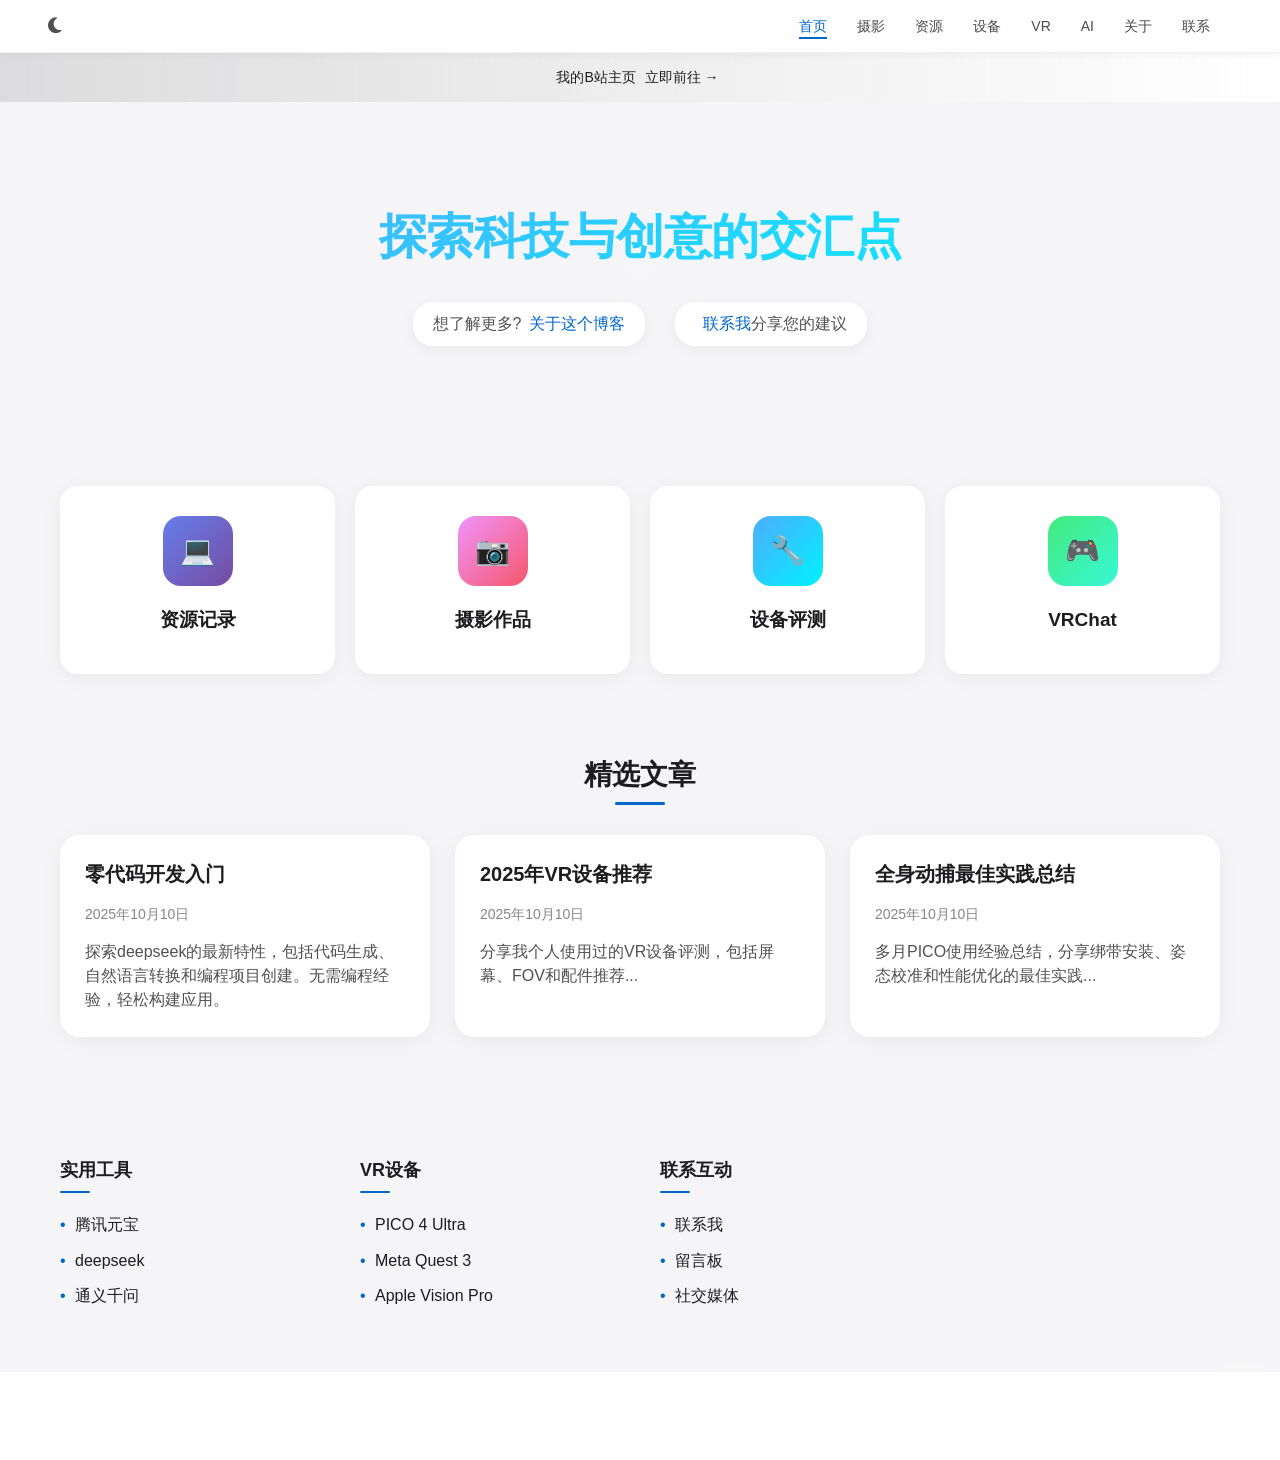
<file: index.html>
<!DOCTYPE html>
<html lang="zh-CN">
<head>
    <meta charset="UTF-8">
    <meta name="viewport" content="width=device-width, initial-scale=1.0">
    <title>L rn的主页</title>
    <link rel="stylesheet" href="https://cdnjs.cloudflare.com/ajax/libs/font-awesome/6.4.0/css/all.min.css">
    <link rel="stylesheet" href="style.css">
</head>
<body class="light-mode">
    <!-- 导航栏 -->
    <nav>
        <div class="nav-container">
            <button class="theme-toggle" id="themeToggle">
                <i class="fas fa-moon"></i>
            </button>
            <ul class="nav-links">
                <li><a href="index.html" class="active">首页</a></li>
                <li><a href="photography.html">摄影</a></li>
                <li><a href="tech.html">资源</a></li>
                <li><a href="devices.html">设备</a></li>
                <li><a href="vr.html">VR</a></li>
                <li><a href="ai.home.html">AI</a></li>
                <li><a href="about.html">关于</a></li>
                <li><a href="contact.html">联系</a></li>
            </ul>
        </div>
    </nav>

    <!-- 公告横幅 -->
    <div class="announcement-banner">
        我的B站主页  <a href="https://space.bilibili.com/3494363069941880?spm_id_from=333.1007.0.0" target="_blank">立即前往 →</a>
    </div>

    <div class="container">
        <!-- 主标语区域 -->
        <section class="hero">
            <h1>探索科技与创意的交汇点</h1>
            <div class="assistance-section">
                <div class="assistance-item">
                    <span>想了解更多?</span>
                    <a href="about.html">关于这个博客</a>
                </div>
                <div class="assistance-item">
                    <a href="contact.html">联系我</a>
                    <span>分享您的建议</span>
                </div>
            </div>
        </section>

        <!-- 分类网格 -->
        <section class="categories-grid">
            <a href="tech.html" class="category-card fade-in">
                <div class="category-icon">💻</div>
                <h3>资源记录</h3>
            </a>
            <a href="photography.html" class="category-card fade-in">
                <div class="category-icon">📷</div>
                <h3>摄影作品</h3>
            </a>
            <a href="devices.html" class="category-card fade-in">
                <div class="category-icon">🔧</div>
                <h3>设备评测</h3>
            </a>
            <a href="vr.html" class="category-card fade-in">
                <div class="category-icon">🎮</div>
                <h3>VRChat</h3>
            </a>
        </section>

        <!-- 推荐文章区域 -->
        <section class="featured-section">
            <h2 class="section-title">精选文章</h2>
            <div class="featured-cards">
                <div class="featured-card fade-in">
                    <h3><a href="zero-code.html">零代码开发入门</a></h3>
                    <div class="date">2025年10月10日</div>
                    <div class="excerpt">探索deepseek的最新特性，包括代码生成、自然语言转换和编程项目创建。无需编程经验，轻松构建应用。</div>
                </div>
                <div class="featured-card fade-in">
                    <h3><a href="vr-guide.html">2025年VR设备推荐</a></h3>
                    <div class="date">2025年10月10日</div>
                    <div class="excerpt">分享我个人使用过的VR设备评测，包括屏幕、FOV和配件推荐...</div>
                </div>
                <div class="featured-card fade-in">
                    <h3><a href="motion-capture.html">全身动捕最佳实践总结</a></h3>
                    <div class="date">2025年10月10日</div>
                    <div class="excerpt">多月PICO使用经验总结，分享绑带安装、姿态校准和性能优化的最佳实践...</div>
                </div>
            </div>
        </section>

        <!-- 网站地图链接结构 -->
        <section class="link-structure">
            <div class="site-map">
                <div class="site-map-section fade-in">
                    <h3>实用工具</h3>
                    <ul class="site-map-links">
                        <li><a href="https://yuanbao.tencent.com/chat/" target="_blank">腾讯元宝</a></li>
                        <li><a href="https://www.deepseek.com/" target="_blank">deepseek</a></li>
                        <li><a href="https://www.tongyi.com/" target="_blank">通义千问</a></li>
                    </ul>
                </div>
                <div class="site-map-section fade-in">
                    <h3>VR设备</h3>
                    <ul class="site-map-links">
                        <li><a href="https://www.picoxr.com/cn/products/pico4-ultra" target="_blank">PICO 4 Ultra</a></li>
                        <li><a href="https://www.meta.com/quest/quest-3/" target="_blank">Meta Quest 3</a></li>
                        <li><a href="https://www.apple.com.cn/apple-vision-pro/" target="_blank">Apple Vision Pro</a></li>
                    </ul>
                </div>
                <div class="site-map-section fade-in">
                    <h3>联系互动</h3>
                    <ul class="site-map-links">
                        <li><a href="https://user.qzone.qq.com/3822426837/main" target="_blank">联系我</a></li>
                        <li><a href="guestbook.html">留言板</a></li>
                        <li><a href="https://space.bilibili.com/3494363069941880" target="_blank">社交媒体</a></li>
                    </ul>
                </div>
            </div>
        </section>
    </div>

    <script>
        /**
         * 主题切换功能
         */
        function initThemeToggle() {
            const themeToggle = document.getElementById('themeToggle');
            const body = document.body;
            const themeIcon = themeToggle.querySelector('i');

            // 检查本地存储中的主题偏好
            if (localStorage.getItem('theme') === 'dark') {
                body.classList.add('dark-mode');
                themeIcon.className = 'fas fa-sun';
            }

            themeToggle.addEventListener('click', () => {
                body.classList.toggle('dark-mode');

                if (body.classList.contains('dark-mode')) {
                    localStorage.setItem('theme', 'dark');
                    themeIcon.className = 'fas fa-sun';
                } else {
                    localStorage.setItem('theme', 'light');
                    themeIcon.className = 'fas fa-moon';
                }
            });
        }

        /**
         * 初始化交互效果
         */
        function initInteractions() {
            // 分类卡片点击效果
            document.querySelectorAll('.category-card').forEach(card => {
                card.addEventListener('click', function (e) {
                    const categoryName = this.querySelector('h3').textContent;
                    console.log(`导航到 ${categoryName} 分类页面`);
                });
            });

            // 文章卡片点击效果
            document.querySelectorAll('.featured-card').forEach(card => {
                card.addEventListener('click', function (e) {
                    if (e.target.tagName !== 'A') {
                        const link = this.querySelector('a');
                        if (link) {
                            window.location.href = link.href;
                        }
                    }
                });
            });
        }

        /**
         * 初始化滚动动画
         */
        function initScrollAnimations() {
            // 滚动渐入动画
            const fadeElements = document.querySelectorAll('.fade-in');
            
            const fadeInObserver = new IntersectionObserver((entries) => {
                entries.forEach(entry => {
                    if (entry.isIntersecting) {
                        entry.target.classList.add('visible');
                        fadeInObserver.unobserve(entry.target);
                    }
                });
            }, { threshold: 0.1 });
            
            fadeElements.forEach(element => {
                fadeInObserver.observe(element);
            });

            // 导航栏滚动效果
            let lastScrollY = window.scrollY;
            const nav = document.querySelector('nav');
            
            window.addEventListener('scroll', () => {
                if (window.scrollY > lastScrollY && window.scrollY > 100) {
                    nav.style.transform = 'translateY(-100%)';
                } else {
                    nav.style.transform = 'translateY(0)';
                }
                
                lastScrollY = window.scrollY;
            });
        }

        /**
         * 页面初始化
         */
        function initPage() {
            initThemeToggle();
            initInteractions();
            initScrollAnimations();
        }

        // 页面加载完成后初始化
        document.addEventListener('DOMContentLoaded', initPage);
    </script>
    
    <!-- 音乐播放器 -->
    <div id="music-player">
        <button class="hide-player-btn" title="隐藏/显示播放栏">
            <i class="fas fa-chevron-down"></i>
        </button>
        
        <!-- 歌曲信息 -->
        <div class="player-info">
            <div class="player-album-cover">
                <i class="fas fa-music"></i>
            </div>
            <div class="song-details">
                <div class="song-title">歌曲名称</div>
                <div class="song-artist">艺术家</div>
            </div>
        </div>
        
        <!-- 播放控制 -->
        <div class="player-controls">
            <div class="controls-buttons">
                <button class="control-btn prev-btn" title="上一首">
                    <i class="fas fa-step-backward"></i>
                </button>
                <button class="control-btn play-btn" title="播放/暂停">
                    <i class="fas fa-play"></i>
                </button>
                <button class="control-btn next-btn" title="下一首">
                    <i class="fas fa-step-forward"></i>
                </button>
            </div>
            <div class="progress-container">
                <span class="time-display current-time">0:00</span>
                <input type="range" class="progress-bar" min="0" max="100" value="0">
                <span class="time-display total-time">0:00</span>
            </div>
        </div>
        
        <!-- 音量控制 -->
        <div class="volume-container">
            <button class="volume-btn" title="静音">
                <i class="fas fa-volume-high"></i>
            </button>
            <input type="range" class="volume-slider" min="0" max="100" value="80">
        </div>
    </div>
    
    <script src="player.js"></script>
</body>
</html>
</file>
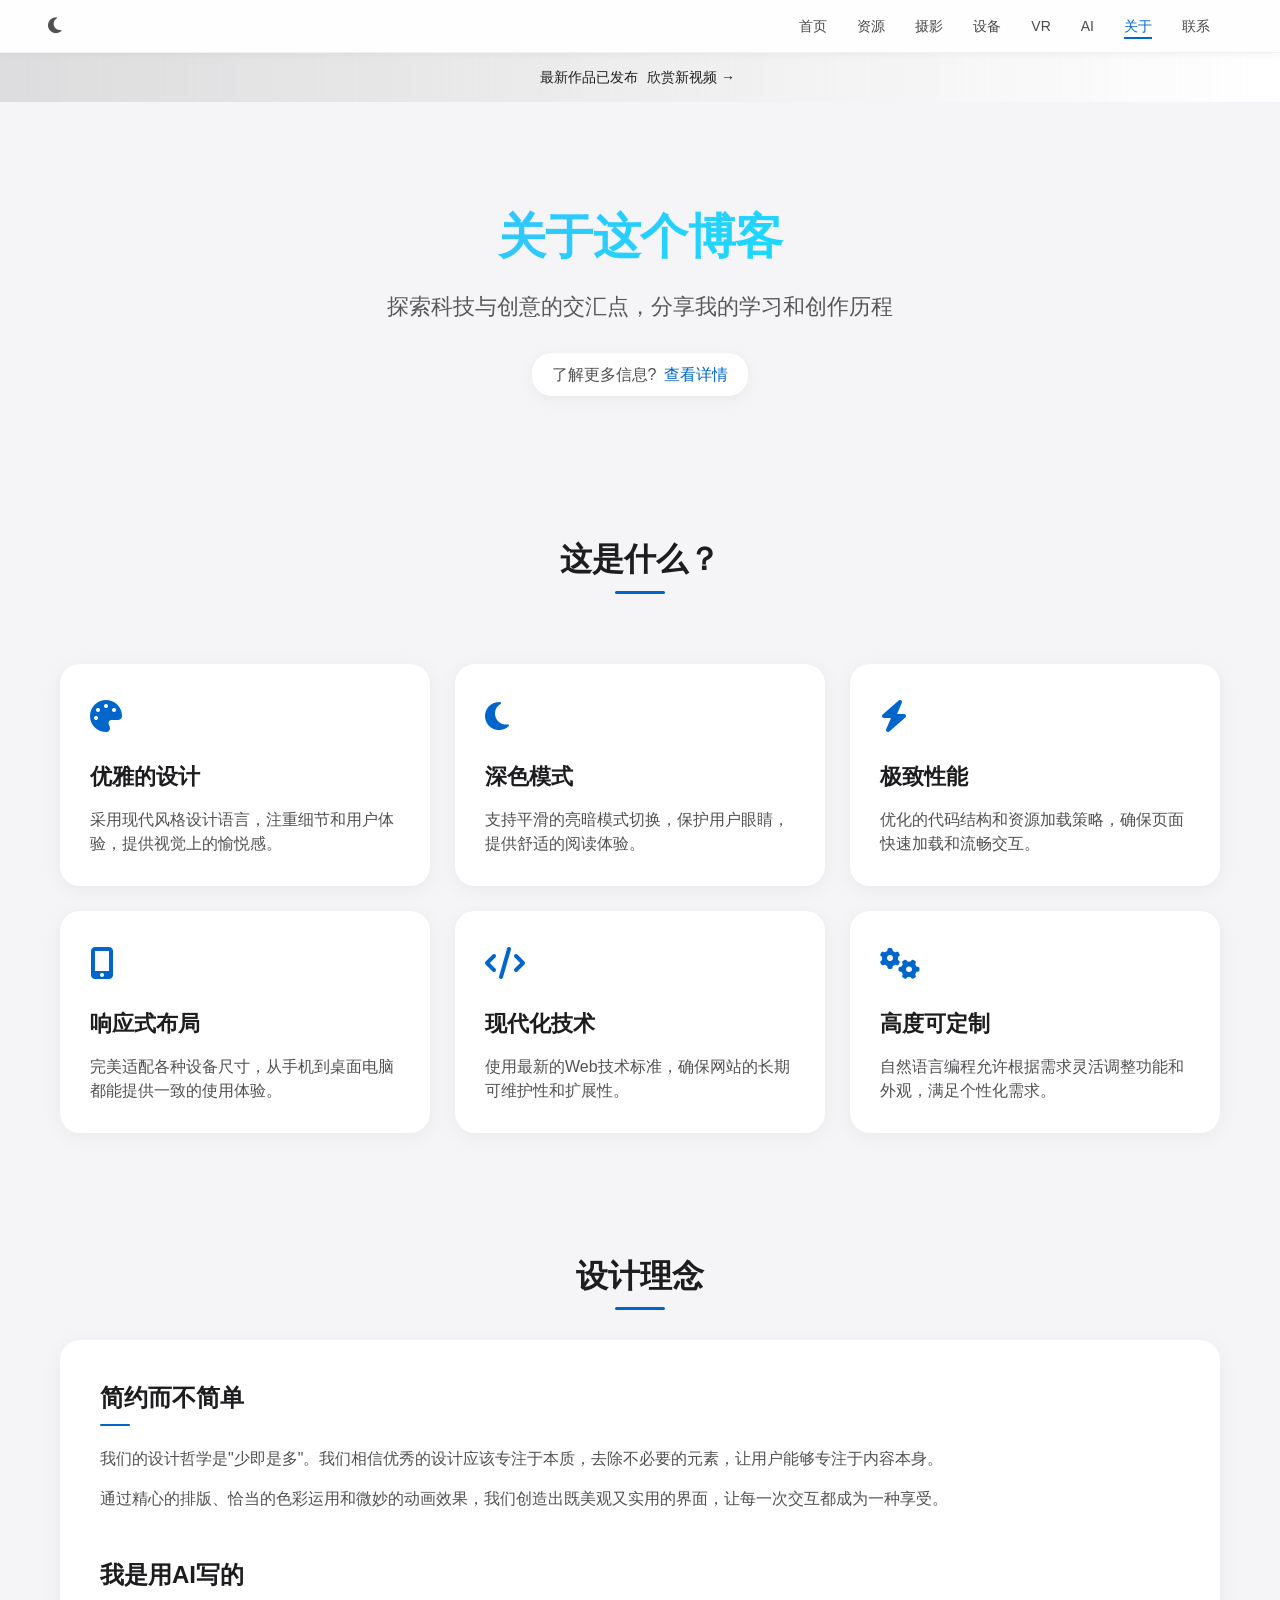
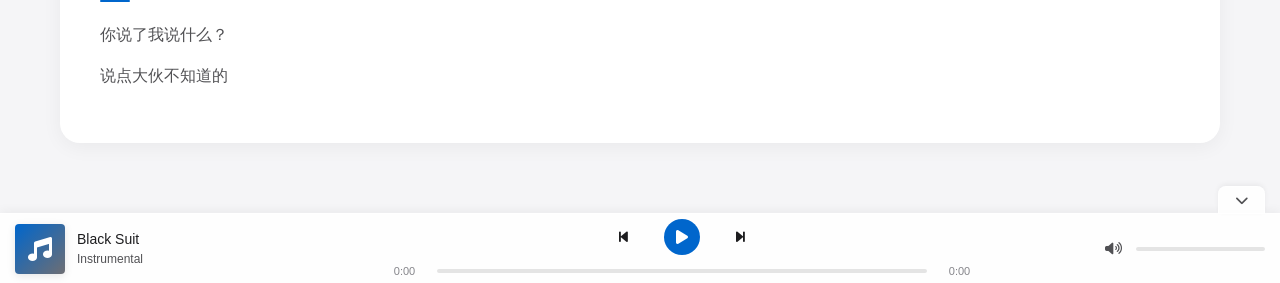
<file: about.html>
<!DOCTYPE html>
<html lang="zh-CN">
<head>
    <meta charset="UTF-8">
    <meta name="viewport" content="width=device-width, initial-scale=1.0">
    <title>关于 - L rn的网页</title>
    <link rel="stylesheet" href="https://cdnjs.cloudflare.com/ajax/libs/font-awesome/6.4.0/css/all.min.css">
    <link rel="stylesheet" href="player.css">
    <style>
        :root {
            --bg-primary: #f5f5f7;
            --bg-secondary: #ffffff;
            --text-primary: #1d1d1f;
            --text-secondary: #515154;
            --text-tertiary: #86868b;
            --accent-color: #06c;
            --card-shadow: 0 4px 20px rgba(0, 0, 0, 0.05);
            --transition: all 0.3s cubic-bezier(0.25, 0.1, 0.25, 1);
            --gradient-1: linear-gradient(135deg, #667eea 0%, #764ba2 100%);
            --gradient-2: linear-gradient(135deg, #f093fb 0%, #f5576c 100%);
            --gradient-3: linear-gradient(135deg, #4facfe 0%, #00f2fe 100%);
            --gradient-4: linear-gradient(135deg, #43e97b 0%, #38f9d7 100%);
            
            /* 公告横幅专用变量 - 亮色模式 */
            --banner-gradient-light: linear-gradient(90deg, #acacac55 0%, #ffffff 100%);
            --banner-gradient-dark: linear-gradient(90deg, #262626 0%, #000000 100%);
            --banner-text-color: #1d1d1f; /* 亮色模式下为黑色 */
            --banner-link-color: #1d1d1f; /* 亮色模式下为黑色 */
            --banner-link-hover-color: rgba(29, 29, 31, 0.8); /* 亮色模式下为深灰色 */
        }

        .dark-mode {
            --bg-primary: #000;
            --bg-secondary: #1d1d1f;
            --text-primary: #f5f5f7;
            --text-secondary: #a1a1a6;
            --text-tertiary: #6e6e73;
            --accent-color: #2997ff;
            --card-shadow: 0 4px 20px rgba(0, 0, 0, 0.2);
            --gradient-1: linear-gradient(135deg, #2c3e50 0%, #3498db 100%);
            --gradient-2: linear-gradient(135deg, #8e44ad 0%, #c0392b 100%);
            --gradient-3: linear-gradient(135deg, #16a085 0%, #f4d03f 100%);
            --gradient-4: linear-gradient(135deg, #2980b9 0%, #2c3e50 100%);
            
            /* 暗色模式下的公告横幅变量 */
            --banner-gradient-light: var(--banner-gradient-dark);
            --banner-text-color: #f5f5f7; /* 暗色模式下为白色 */
            --banner-link-color: #f5f5f7; /* 暗色模式下为白色 */
            --banner-link-hover-color: rgba(245, 245, 247, 0.8); /* 暗色模式下为浅灰色 */
        }

        * {
            margin: 0;
            padding: 0;
            box-sizing: border-box;
            font-family: -apple-system, BlinkMacSystemFont, "SF Pro Text", "Helvetica Neue", sans-serif;
        }
        
        /* 页面加载动画 */
        @keyframes fadeIn {
            from { opacity: 0; transform: translateY(20px); }
            to { opacity: 1; transform: translateY(0); }
        }
        
        /* 全局过渡效果 */
        body, nav, .announcement-banner, .category-card, .featured-card,
        .site-map-links a, .assistance-item a, .player-btn,
        .progress-container, .volume-slider, .album-cover,
        .hero, .hero h1, .assistance-item, .featured-section, 
        .featured-section .section-title, .featured-card, 
        .featured-card h3, .featured-card h3 a,
        .featured-card .date, .featured-card .excerpt,
        .site-map-section h3, .site-map-links li, .site-map-links a {
            transition: var(--transition);
        }
        
        body {
            background-color: var(--bg-primary);
            color: var(--text-primary);
            line-height: 1.47059;
            padding-bottom: 80px;
            opacity: 0;
            animation: fadeIn 0.8s ease-out forwards;
        }
        
        .container {
            max-width: 1200px;
            margin: 0 auto;
            padding: 0 20px;
        }
        
        /* 导航栏样式 - 苹果风格增强 */
        nav {
            background-color: rgba(255, 255, 255, 0.85);
            backdrop-filter: blur(30px) saturate(180%);
            -webkit-backdrop-filter: blur(30px) saturate(180%);
            padding: 0 20px;
            position: sticky;
            top: 0;
            z-index: 100;
            border-bottom: 1px solid rgba(0, 0, 0, 0.05);
            box-shadow: 0 1px 10px rgba(0, 0, 0, 0.05);
        }

        .dark-mode nav {
            background-color: rgba(29, 29, 31, 0.85);
            border-bottom: 1px solid rgba(255, 255, 255, 0.05);
            box-shadow: 0 1px 10px rgba(0, 0, 0, 0.2);
        }
        
        .nav-container {
            display: flex;
            justify-content: space-between;
            align-items: center;
            height: 52px;
            max-width: 1200px;
            margin: 0 auto;
        }
        
        .theme-toggle {
            display: flex;
            align-items: center;
            margin-right: 20px;
            cursor: pointer;
            background: none;
            border: none;
            color: var(--text-secondary);
            font-size: 18px;
            padding: 8px;
            border-radius: 50%;
            transition: var(--transition);
        }
        
        .theme-toggle:hover {
            background-color: rgba(0, 0, 0, 0.05);
            transform: rotate(15deg);
        }
        
        .dark-mode .theme-toggle:hover {
            background-color: rgba(255, 255, 255, 0.1);
        }
        
        .nav-links {
            display: flex;
            list-style: none;
        }
        
        .nav-links li {
            margin-right: 30px;
            position: relative;
        }
        
        .nav-links a {
            text-decoration: none;
            color: var(--text-primary);
            font-size: 14px;
            font-weight: 400;
            opacity: 0.8;
            padding: 5px 0;
            position: relative;
            transition: var(--transition);
        }
        
        .nav-links a::after {
            content: '';
            position: absolute;
            width: 0;
            height: 2px;
            bottom: 0;
            left: 0;
            background: var(--accent-color);
            transition: var(--transition);
        }
        
        .nav-links a:hover {
            opacity: 1;
        }
        
        .nav-links a:hover::after {
            width: 100%;
        }
        
        .nav-links a.active {
            opacity: 1;
            color: var(--accent-color);
        }
        
        .nav-links a.active::after {
            width: 100%;
        }
        
        /* 公告横幅 - 优化版 */
        .announcement-banner {
            background: var(--banner-gradient-light);
            text-align: center;
            padding: 14px 0;
            font-size: 14px;
            color: var(--banner-text-color);
            position: relative;
            overflow: hidden;
            transition: background 0.5s ease, color 0.5s ease;
        }
        
        .announcement-banner::before {
            content: '';
            position: absolute;
            top: 0;
            left: -100%;
            width: 100%;
            height: 100%;
            background: linear-gradient(90deg, transparent, rgba(255, 255, 255, 0.2), transparent);
            animation: shimmer 3s infinite;
        }
        
        @keyframes shimmer {
            0% { left: -100%; }
            100% { left: 100%; }
        }
        
        .announcement-banner a {
            color: var(--banner-link-color);
            text-decoration: none;
            font-weight: 500;
            position: relative;
            padding: 0 5px;
            transition: color 0.3s ease;
        }
        
        .announcement-banner a::after {
            content: '';
            position: absolute;
            width: 0;
            height: 1px;
            bottom: -2px;
            left: 0;
            background: var(--banner-link-color);
            transition: var(--transition);
        }
        
        .announcement-banner a:hover {
            color: var(--banner-link-hover-color);
        }
        
        .announcement-banner a:hover::after {
            width: 100%;
        }
        
        /* 主标语区域 */
        .hero {
            text-align: center;
            padding: 100px 0 80px;
            background-color: var(--bg-primary);
            position: relative;
            overflow: hidden;
        }
        
        .hero::before {
            content: '';
            position: absolute;
            top: -50%;
            left: -50%;
            width: 200%;
            height: 200%;
            background: radial-gradient(circle, rgba(255,255,255,0.05) 0%, transparent 70%);
            animation: pulse 15s infinite alternate;
        }
        
        @keyframes pulse {
            0% { transform: translate(0, 0) scale(1); }
            100% { transform: translate(10%, 10%) scale(1.1); }
        }
        
        .hero h1 {
            font-size: 48px;
            font-weight: 600;
            margin-bottom: 20px;
            letter-spacing: -0.5px;
            position: relative;
            background: var(--gradient-3);
            -webkit-background-clip: text;
            -webkit-text-fill-color: transparent;
            background-clip: text;
            animation: textGlow 3s ease-in-out infinite alternate;
        }
        
        @keyframes textGlow {
            0% { filter: drop-shadow(0 0 5px rgba(0, 119, 255, 0.3)); }
            100% { filter: drop-shadow(0 0 10px rgba(0, 119, 255, 0.6)); }
        }
        
        .hero p {
            font-size: 22px;
            color: var(--text-secondary);
            max-width: 700px;
            margin: 0 auto 30px;
            line-height: 1.4;
        }
        
        .assistance-section {
            display: flex;
            justify-content: center;
            gap: 30px;
            margin-top: 30px;
            position: relative;
        }
        
        .assistance-item {
            display: flex;
            align-items: center;
            font-size: 16px;
            color: var(--text-secondary);
            padding: 10px 20px;
            border-radius: 20px;
            background: var(--bg-secondary);
            box-shadow: 0 4px 15px rgba(0, 0, 0, 0.05);
            transition: var(--transition);
        }
        
        .assistance-item:hover {
            transform: translateY(-3px);
            box-shadow: 0 8px 20px rgba(0, 0, 0, 0.1);
        }
        
        .assistance-item a {
            color: var(--accent-color);
            text-decoration: none;
            margin-left: 8px;
            font-weight: 500;
            position: relative;
        }
        
        .assistance-item a::after {
            content: '';
            position: absolute;
            width: 0;
            height: 1px;
            bottom: -2px;
            left: 0;
            background: var(--accent-color);
            transition: var(--transition);
        }
        
        .assistance-item a:hover::after {
            width: 100%;
        }
        
        /* 内容区域 */
        .content-section {
            padding: 60px 0;
        }
        
        .section-title {
            font-size: 32px;
            font-weight: 600;
            margin-bottom: 40px;
            text-align: center;
            position: relative;
            display: inline-block;
            left: 50%;
            transform: translateX(-50%);
            padding: 0 20px;
        }
        
        .section-title::after {
            content: '';
            position: absolute;
            width: 50px;
            height: 3px;
            bottom: -10px;
            left: 50%;
            transform: translateX(-50%);
            background: var(--accent-color);
            border-radius: 2px;
        }
        
        /* 功能网格 - 使用main.html的卡片样式 */
        .features-grid {
            display: grid;
            grid-template-columns: repeat(auto-fit, minmax(300px, 1fr));
            gap: 25px;
            margin-top: 40px;
        }
        
        .feature-card {
            background-color: var(--bg-secondary);
            border-radius: 20px;
            padding: 30px;
            box-shadow: var(--card-shadow);
            position: relative;
            overflow: hidden;
            transition: var(--transition);
        }
        
        .feature-card:hover {
            transform: translateY(-8px);
            box-shadow: 0 15px 30px rgba(0,0,0,0.1);
        }
        
        .feature-icon {
            font-size: 32px;
            margin-bottom: 20px;
            color: var(--accent-color);
        }
        
        .feature-card h3 {
            font-size: 22px;
            margin-bottom: 15px;
            font-weight: 600;
        }
        
        .feature-card p {
            color: var(--text-secondary);
            font-size: 16px;
            line-height: 1.5;
        }
        
        /* 关于区域卡片样式 */
        .about-card {
            background-color: var(--bg-secondary);
            border-radius: 20px;
            padding: 40px;
            box-shadow: var(--card-shadow);
            position: relative;
            overflow: hidden;
            transition: var(--transition);
        }
        
        .about-card:hover {
            transform: translateY(-5px);
            box-shadow: 0 12px 30px rgba(0,0,0,0.1);
        }
        
        .about-card h3 {
            font-size: 24px;
            margin-bottom: 20px;
            font-weight: 600;
            position: relative;
            display: inline-block;
            padding-bottom: 10px;
        }
        
        .about-card h3::after {
            content: '';
            position: absolute;
            width: 30px;
            height: 2px;
            bottom: 0;
            left: 0;
            background: var(--accent-color);
            border-radius: 2px;
        }
        
        .about-card p {
            color: var(--text-secondary);
            font-size: 16px;
            line-height: 1.6;
            margin-bottom: 15px;
        }
        
        /* 滚动动画 */
        .fade-in {
            opacity: 0;
            transform: translateY(30px);
            transition: opacity 0.6s ease, transform 0.6s ease;
        }
        
        .fade-in.visible {
            opacity: 1;
            transform: translateY(0);
        }
        
        /* 响应式设计 */
        @media (max-width: 768px) {
            .nav-links {
                display: none;
            }
            
            .hero h1 {
                font-size: 36px;
            }
            
            .hero p {
                font-size: 18px;
            }
            
            .features-grid {
                grid-template-columns: 1fr;
            }
            
            .assistance-section {
                flex-direction: column;
                align-items: center;
                gap: 15px;
            }
        }
    </style>
</head>
<body class="light-mode">
    <!-- 导航栏 -->
    <nav>
        <div class="nav-container">
            <button class="theme-toggle" id="themeToggle">
                <i class="fas fa-moon"></i>
            </button>
            <ul class="nav-links">
                <li><a href="main.html">首页</a></li>
                <li><a href="tech.html">资源</a></li>
                <li><a href="photography.html">摄影</a></li>
                <li><a href="devices.html">设备</a></li>
                <li><a href="vr.html">VR</a></li>
                <li><a href="ai.home.html">AI</a></li>
                <li><a href="about.html" class="active">关于</a></li>
                <li><a href="contact.html">联系</a></li>
            </ul>
        </div>
    </nav>

    <!-- 公告横幅 - 优化版 -->
    <div class="announcement-banner">
        最新作品已发布  <a href="https://space.bilibili.com/3494363069941880?spm_id_from=333.1007.0.0" target="_blank">欣赏新视频 →</a>
    </div>

    <div class="container">
        <!-- 主标语区域 -->
        <section class="hero" id="home">
            <h1>关于这个博客</h1>
            <p>探索科技与创意的交汇点，分享我的学习和创作历程</p>
            <div class="assistance-section">
                <div class="assistance-item">
                    <span>了解更多信息?</span>
                    <a href="#about">查看详情</a>
                </div>
            </div>
        </section>

        <!-- 功能特点区域 -->
        <section class="content-section" id="features">
            <h2 class="section-title">这是什么？</h2>
            <div class="features-grid">
                <div class="feature-card fade-in">
                    <div class="feature-icon">
                        <i class="fas fa-palette"></i>
                    </div>
                    <h3>优雅的设计</h3>
                    <p>采用现代风格设计语言，注重细节和用户体验，提供视觉上的愉悦感。</p>
                </div>
                <div class="feature-card fade-in">
                    <div class="feature-icon">
                        <i class="fas fa-moon"></i>
                    </div>
                    <h3>深色模式</h3>
                    <p>支持平滑的亮暗模式切换，保护用户眼睛，提供舒适的阅读体验。</p>
                </div>
                <div class="feature-card fade-in">
                    <div class="feature-icon">
                        <i class="fas fa-bolt"></i>
                    </div>
                    <h3>极致性能</h3>
                    <p>优化的代码结构和资源加载策略，确保页面快速加载和流畅交互。</p>
                </div>
                <div class="feature-card fade-in">
                    <div class="feature-icon">
                        <i class="fas fa-mobile-alt"></i>
                    </div>
                    <h3>响应式布局</h3>
                    <p>完美适配各种设备尺寸，从手机到桌面电脑都能提供一致的使用体验。</p>
                </div>
                <div class="feature-card fade-in">
                    <div class="feature-icon">
                        <i class="fas fa-code"></i>
                    </div>
                    <h3>现代化技术</h3>
                    <p>使用最新的Web技术标准，确保网站的长期可维护性和扩展性。</p>
                </div>
                <div class="feature-card fade-in">
                    <div class="feature-icon">
                        <i class="fas fa-cogs"></i>
                    </div>
                    <h3>高度可定制</h3>
                    <p>自然语言编程允许根据需求灵活调整功能和外观，满足个性化需求。</p>
                </div>
            </div>
        </section>

        <!-- 关于区域 -->
        <section class="content-section" id="about">
            <h2 class="section-title">设计理念</h2>
            <div class="about-card fade-in">
                <h3>简约而不简单</h3>
                <p>我们的设计哲学是"少即是多"。我们相信优秀的设计应该专注于本质，去除不必要的元素，让用户能够专注于内容本身。</p>
                <p>通过精心的排版、恰当的色彩运用和微妙的动画效果，我们创造出既美观又实用的界面，让每一次交互都成为一种享受。</p>
                
                <h3 style="margin-top: 30px;">我是用AI写的</h3>
                <p>你说了我说什么？</p>
                <p>说点大伙不知道的</p>
            </div>
        </section>
    </div>

    <script>
        // 主题切换功能
        const themeToggle = document.getElementById('themeToggle');
        const body = document.body;
        const themeIcon = themeToggle.querySelector('i');

        // 检查本地存储中的主题偏好
        if (localStorage.getItem('theme') === 'dark') {
            body.classList.add('dark-mode');
            themeIcon.className = 'fas fa-sun';
        }

        themeToggle.addEventListener('click', () => {
            body.classList.toggle('dark-mode');

            if (body.classList.contains('dark-mode')) {
                localStorage.setItem('theme', 'dark');
                themeIcon.className = 'fas fa-sun';
            } else {
                localStorage.setItem('theme', 'light');
                themeIcon.className = 'fas fa-moon';
            }
        });

        // 平滑滚动到锚点
        document.querySelectorAll('a[href^="#"]').forEach(anchor => {
            anchor.addEventListener('click', function (e) {
                e.preventDefault();
                
                const targetId = this.getAttribute('href');
                if (targetId === '#') return;
                
                const targetElement = document.querySelector(targetId);
                if (targetElement) {
                    window.scrollTo({
                        top: targetElement.offsetTop - 70,
                        behavior: 'smooth'
                    });
                }
            });
        });

        // 滚动动画效果
        const fadeElements = document.querySelectorAll('.fade-in');
        
        const fadeInObserver = new IntersectionObserver((entries) => {
            entries.forEach(entry => {
                if (entry.isIntersecting) {
                    entry.target.classList.add('visible');
                    fadeInObserver.unobserve(entry.target);
                }
            });
        }, { threshold: 0.1 });
        
        fadeElements.forEach(element => {
            fadeInObserver.observe(element);
        });

        // 导航栏滚动效果
        let lastScrollY = window.scrollY;
        const nav = document.querySelector('nav');
        
        window.addEventListener('scroll', () => {
            if (window.scrollY > lastScrollY && window.scrollY > 100) {
                nav.style.transform = 'translateY(-100%)';
            } else {
                nav.style.transform = 'translateY(0)';
            }
            
            lastScrollY = window.scrollY;
        });
    </script>
    
    <!-- 音乐播放器 -->
    <div id="music-player">
        <button class="hide-player-btn" title="隐藏/显示播放栏">
            <i class="fas fa-chevron-down"></i>
        </button>
        
        <!-- 歌曲信息 -->
        <div class="player-info">
            <div class="player-album-cover">
                <i class="fas fa-music"></i>
            </div>
            <div class="song-details">
                <div class="song-title">歌曲名称</div>
                <div class="song-artist">艺术家</div>
            </div>
        </div>
        
        <!-- 播放控制 -->
        <div class="player-controls">
            <div class="controls-buttons">
                <button class="control-btn prev-btn" title="上一首">
                    <i class="fas fa-step-backward"></i>
                </button>
                <button class="control-btn play-btn" title="播放/暂停">
                    <i class="fas fa-play"></i>
                </button>
                <button class="control-btn next-btn" title="下一首">
                    <i class="fas fa-step-forward"></i>
                </button>
            </div>
            <div class="progress-container">
                <span class="time-display current-time">0:00</span>
                <input type="range" class="progress-bar" min="0" max="100" value="0">
                <span class="time-display total-time">0:00</span>
            </div>
        </div>
        
        <!-- 音量控制 -->
        <div class="volume-container">
            <button class="volume-btn" title="静音">
                <i class="fas fa-volume-high"></i>
            </button>
            <input type="range" class="volume-slider" min="0" max="100" value="80">
        </div>
    </div>
    
    <script src="player.js"></script>
</body>
</html>
</file>
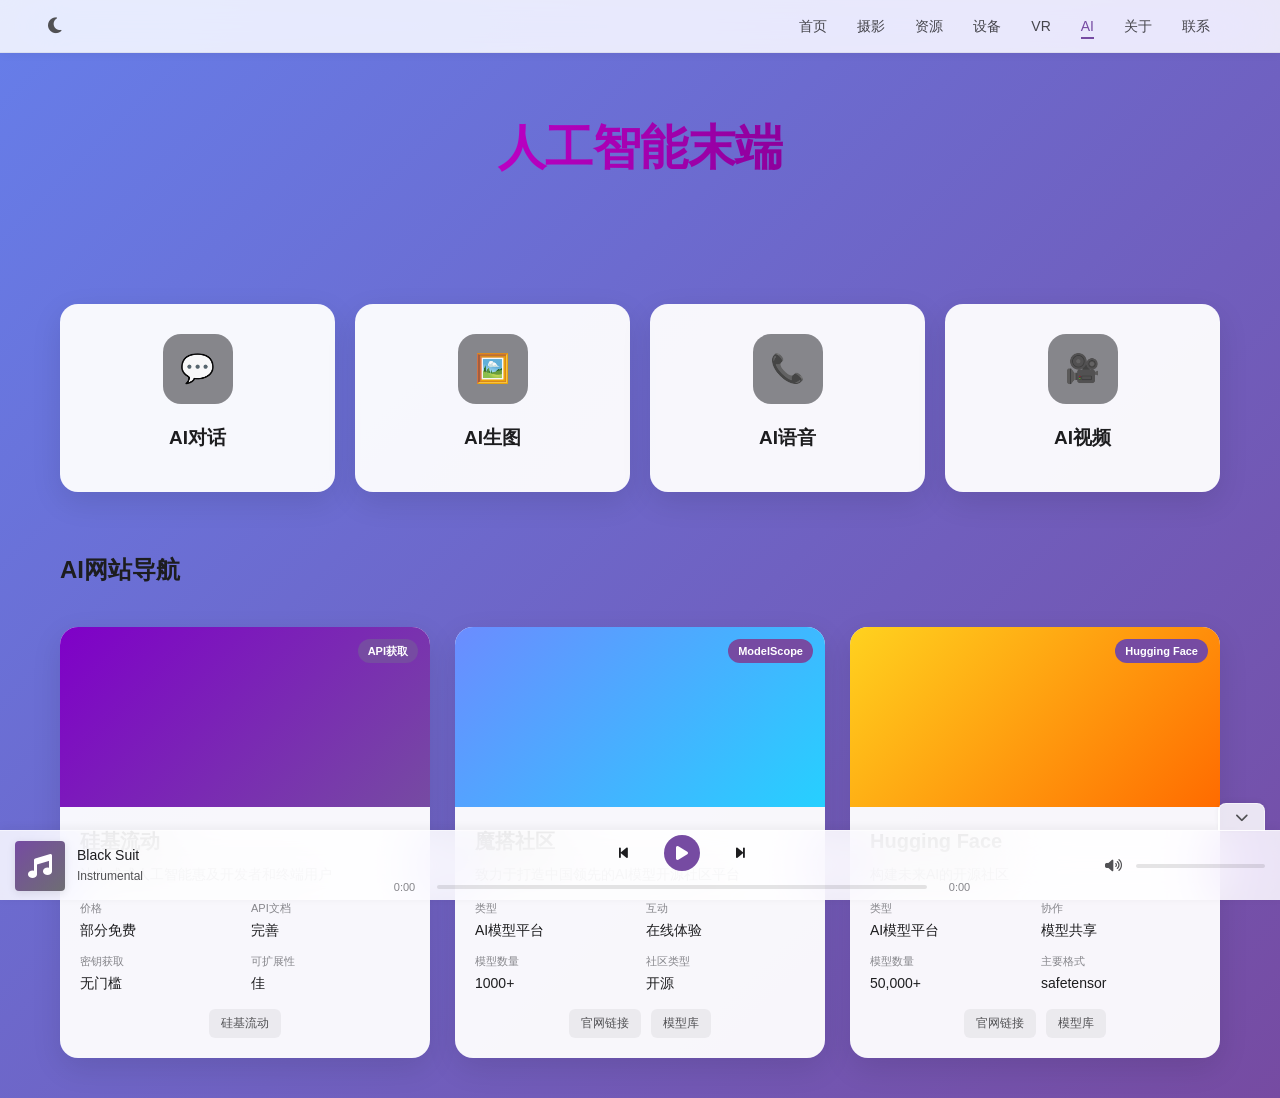
<file: ai.home.html>
<!DOCTYPE html>
<html lang="zh-CN">
<head>
    <meta charset="UTF-8">
    <meta name="viewport" content="width=device-width, initial-scale=1.0">
    <title>AI世界</title>
    <link rel="stylesheet" href="https://cdnjs.cloudflare.com/ajax/libs/font-awesome/6.4.0/css/all.min.css">
    <link rel="stylesheet" href="player.css">
    <style>
        :root {
            --bg-primary: linear-gradient(135deg, #667eea 0%, #764ba2 100%);
            --bg-secondary: rgba(255, 255, 255, 0.95);
            --text-primary: #1d1d1f;
            --text-secondary: #515154;
            --text-tertiary: #86868b;
            --accent-color: #764ba2;
            --card-shadow: 0 10px 30px rgba(0, 0, 0, 0.1);
            --transition: color 0.20s cubic-bezier(0.25, 0.1, 0.25, 1), 
                          background-color 0.20s cubic-bezier(0.25, 0.1, 0.25, 1), 
                          border-color 0.20s cubic-bezier(0.25, 0.1, 0.25, 1), 
                          box-shadow 0.20s cubic-bezier(0.25, 0.1, 0.25, 1),
                          opacity 0.20s cubic-bezier(0.25, 0.1, 0.25, 1),
                          transform 0.20s cubic-bezier(0.25, 0.1, 0.25, 1);
        }

        .dark-mode {
            --bg-primary: linear-gradient(135deg, #0f0523 0%, #050a1a 100%);
            --bg-secondary: rgba(29, 29, 31, 0.92);
            --text-primary: #f5f5f7;
            --text-secondary: #a1a1a6;
            --text-tertiary: #6e6e73;
            --accent-color: #667eea;
            --card-shadow: 0 10px 30px rgba(0, 0, 0, 0.3);
        }

        * {
            margin: 0;
            padding: 0;
            box-sizing: border-box;
            font-family: -apple-system, BlinkMacSystemFont, "SF Pro Text", "Helvetica Neue", sans-serif;
        }
        
        /* 隐藏滚动条的完整解决方案 */
        body {
            /* 标准属性 - 隐藏滚动条但保留功能 */
            overflow-y: scroll;
            scrollbar-width: none; /* Firefox */
            -ms-overflow-style: none; /* IE和Edge */
            
            /* 防止水平滚动 */
            overflow-x: hidden;
            width: 100%;
            
            background: var(--bg-primary);
            color: var(--text-primary);
            line-height: 1.47059;
            min-height: 100vh;
            padding-bottom: 40px;
        }
        
        /* Webkit浏览器(Chrome, Safari) */
        body::-webkit-scrollbar {
            display: none;
        }
        
        /* 全局过渡效果 */
        body, nav, .theme-toggle, .vr-card, .vr-image, 
        .vr-info, .specs-grid, .spec-item, .vr-badge {
            transition: var(--transition);
        }
        
        .container {
            max-width: 1200px;
            margin: 0 auto;
            padding: 0 20px;
        }
        
        /* 导航栏样式 - 苹果风格增强 */
        nav {
            background-color: rgba(255, 255, 255, 0.85);
            backdrop-filter: blur(30px) saturate(180%);
            -webkit-backdrop-filter: blur(30px) saturate(180%);
            padding: 0 20px;
            position: sticky;
            top: 0;
            z-index: 100;
            border-bottom: 1px solid rgba(0, 0, 0, 0.05);
            box-shadow: 0 1px 10px rgba(0, 0, 0, 0.05);
        }

        .dark-mode nav {
            background-color: rgba(29, 29, 31, 0.85);
            border-bottom: 1px solid rgba(255, 255, 255, 0.05);
            box-shadow: 0 1px 10px rgba(0, 0, 0, 0.2);
        }
        
        .nav-container {
            display: flex;
            justify-content: space-between;
            align-items: center;
            height: 52px;
            max-width: 1200px;
            margin: 0 auto;
        }
        
        .theme-toggle {
            display: flex;
            align-items: center;
            margin-right: 20px;
            cursor: pointer;
            background: none;
            border: none;
            color: var(--text-secondary);
            font-size: 18px;
            padding: 8px;
            border-radius: 50%;
            transition: var(--transition);
        }
        
        .theme-toggle:hover {
            background-color: rgba(0, 0, 0, 0.05);
            transform: rotate(15deg);
        }
        
        .dark-mode .theme-toggle:hover {
            background-color: rgba(255, 255, 255, 0.1);
        }
        
        .theme-toggle:hover {
            background-color: rgba(0, 0, 0, 0.05);
        }
        
        .dark-mode .theme-toggle:hover {
            background-color: rgba(255, 255, 255, 0.1);
        }
        
        .nav-links {
            display: flex;
            list-style: none;
        }
        
        .nav-links li {
            margin-right: 30px;
            position: relative;
        }
        
        .nav-links a {
            text-decoration: none;
            color: var(--text-primary);
            font-size: 14px;
            font-weight: 400;
            opacity: 0.8;
            padding: 5px 0;
            position: relative;
            transition: var(--transition);
        }
        
        .nav-links a::after {
            content: '';
            position: absolute;
            width: 0;
            height: 2px;
            bottom: 0;
            left: 0;
            background: var(--accent-color);
            transition: var(--transition);
        }
        
        .nav-links a:hover {
            opacity: 1;
        }
        
        .nav-links a:hover::after {
            width: 100%;
        }
        
        .nav-links a.active {
            opacity: 1;
            color: var(--accent-color);
        }
        
        .nav-links a.active::after {
            width: 100%;
        }
        
        /* 页面标题区域 - 修改了亮色模式下的主标题颜色 */
        .page-header {
            text-align: center;
            padding: 60px 0 40px;
        }
        
        .page-header h1 {
            font-size: 48px;
            font-weight: 600;
            margin-bottom: 20px;
            letter-spacing: -0.5px;
            background: linear-gradient(to left, #4A0060, #FF00FF);
            -webkit-background-clip: text;
            -webkit-text-fill-color: transparent;
            background-clip: text;
        }
        
        .dark-mode .page-header h1 {
            background: linear-gradient(45deg, var(--accent-color), #667eea);
            -webkit-background-clip: text;
            -webkit-text-fill-color: transparent;
            background-clip: text;
        }
        
        .page-header p {
            font-size: 20px;
            color: var(--text-secondary);
            max-width: 600px;
            margin: 0 auto;
        }
        
        /* 分类网格 */
        .categories-grid {
            display: grid;
            grid-template-columns: repeat(auto-fill, minmax(220px, 1fr));
            gap: 20px;
            margin: 60px 0;
        }
        
        .category-card {
            background-color: var(--bg-secondary);
            border-radius: 18px;
            padding: 30px 25px;
            text-align: center;
            cursor: pointer;
            text-decoration: none;
            color: inherit;
            display: block;
            box-shadow: var(--card-shadow);
        }
        
        .category-card:hover {
            transform: translateY(-5px) scale(1.02);
            box-shadow: 0 10px 30px rgba(0,0,0,0.1);
        }
        
        .category-icon {
            width: 70px;
            height: 70px;
            margin: 0 auto 20px;
            display: flex;
            align-items: center;
            justify-content: center;
            border-radius: 18px;
            background-color: var(--text-tertiary);
            color: var(--bg-secondary);
            font-size: 28px;
        }
        
        .category-card h3 {
            font-size: 19px;
            margin-bottom: 10px;
            font-weight: 600;
        }
        
        /* VR社交展示网格 */
        .vr-grid {
            display: grid;
            grid-template-columns: repeat(auto-fill, minmax(300px, 1fr));
            gap: 25px;
            margin-top: 40px;
        }
        
        .vr-card {
            background-color: var(--bg-secondary);
            border-radius: 18px;
            overflow: hidden;
            box-shadow: var(--card-shadow);
            transition: transform 0.3s ease, box-shadow 0.3s ease;
            cursor: pointer;
        }
        
        .vr-card:hover {
            transform: translateY(-8px);
            box-shadow: 0 15px 35px rgba(0, 0, 0, 0.15);
        }
        
        .dark-mode .vr-card:hover {
            box-shadow: 0 15px 35px rgba(0, 0, 0, 0.4);
        }
        
        .vr-image {
            height: 180px;
            background-size: cover;
            background-position: center;
            position: relative;
        }
        
        .vr-badge {
            position: absolute;
            top: 12px;
            right: 12px;
            background: var(--accent-color);
            color: white;
            padding: 4px 10px;
            border-radius: 16px;
            font-size: 11px;
            font-weight: 600;
        }
        
        .vr-info {
            padding: 20px;
        }
        
        .vr-info h3 {
            font-size: 20px;
            margin-bottom: 8px;
            font-weight: 600;
        }
        
        .vr-info p {
            color: var(--text-secondary);
            margin-bottom: 15px;
            line-height: 1.5;
            font-size: 14px;
        }
        
        .specs-grid {
            display: grid;
            grid-template-columns: repeat(2, 1fr);
            gap: 12px;
            margin-top: 12px;
        }
        
        .spec-item {
            display: flex;
            flex-direction: column;
        }
        
        .spec-label {
            font-size: 11px;
            color: var(--text-tertiary);
            margin-bottom: 4px;
        }
        
        .spec-value {
            font-size: 14px;
            font-weight: 500;
        }
        
        .vr-actions {
            display: flex;
            justify-content: center;
            margin-top: 18px;
        }
        
        .btn {
            padding: 8px 16px;
            border-radius: 8px;
            font-weight: 500;
            cursor: pointer;
            transition: all 0.2s ease;
            border: none;
            font-size: 13px;
            text-decoration: none;
            display: inline-block;
        }
        
        .btn-outline {
            background-color: transparent;
            color: var(--accent-color);
            border: 1px solid var(--accent-color);
        }
        
        .btn:hover {
            transform: translateY(-2px);
            box-shadow: 0 5px 15px rgba(0, 0, 0, 0.1);
        }
        
        /* 网站跳转块样式 */
        .website-links {
            display: flex;
            flex-wrap: wrap;
            gap: 10px;
            margin-top: 15px;
            justify-content: center;
        }
        
        .website-link {
            display: inline-flex;
            align-items: center;
            background-color: rgba(0, 0, 0, 0.05);
            border-radius: 6px;
            padding: 6px 12px;
            font-size: 12px;
            color: var(--text-secondary);
            text-decoration: none;
            transition: all 0.2s ease;
        }
        
        .website-link:hover {
            background-color: var(--accent-color);
            color: white;
        }
        
        .dark-mode .website-link {
            background-color: rgba(255, 255, 255, 0.1);
        }
        
        
        
        /* 响应式设计 */
        @media (max-width: 768px) {
            .nav-links {
                display: none;
            }
            
            .page-header h1 {
                font-size: 36px;
            }
            
            .vr-grid, .categories-grid {
                grid-template-columns: 1fr;
            }
            
            .detail-content {
                padding: 25px;
            }
            
            .detail-title {
                font-size: 24px;
            }
            
            .detail-specs {
                grid-template-columns: 1fr;
            }
            
            .detail-image {
                height: 200px;
            }
            
            .website-links {
                flex-direction: column;
                align-items: center;
            }
        }
    </style>
</head>
<body class="light-mode">
    <!-- 导航栏 -->
    <nav>
        <div class="nav-container">
            <button class="theme-toggle" id="themeToggle">
                <i class="fas fa-moon"></i>
            </button>
            <ul class="nav-links">
                <li><a href="main.html">首页</a></li>
                <li><a href="photography.html">摄影</a></li>
                <li><a href="tech.html">资源</a></li>
                <li><a href="devices.html">设备</a></li>
                <li><a href="vr.html">VR</a></li>
                <li><a href="ai.home.html" class="active">AI</a></li>
                <li><a href="about.html">关于</a></li>
                <li><a href="contact.html">联系</a></li>
            </ul>
        </div>
    </nav>

    <div class="container">
        <!-- 页面标题 -->
        <section class="page-header">
            <h1>人工智能末端</h1>
            <p></p>
        </section>

        <!-- 分类网格 -->
        <section class="categories-grid">
            <a href="ai.html" target="_blank" class="category-card">
                <div class="category-icon">💬</div>
                <h3>AI对话</h3>
            </a>
            <a href="ai.image.html" target="_blank" class="category-card">
                <div class="category-icon">🖼️</div>
                <h3>AI生图</h3>
            </a>
            <a href="ai.home.html" class="category-card">
                <div class="category-icon">📞</div>
                <h3>AI语音</h3>
            </a>
            <a href="ai.home.html" class="category-card">
                <div class="category-icon">🎥</div>
                <h3>AI视频</h3>
            </a>
        </section>

        <!-- VR社交展示网格 -->
        <section>
            <h2 class="section-title">AI网站导航</h2>
            <div class="vr-grid">
                <!-- VR社交卡片 1 -->
                <div class="vr-card" data-vr="cyberpunk">
                    <div class="vr-image" style="background: linear-gradient(135deg, #7f00c8 0%, #764ba2 100%);">
                        <div class="vr-badge">API获取</div>
                    </div>
                    <div class="vr-info">
                        <h3>硅基流动</h3>
                        <p>让生成式人工智能惠及开发者和终端用户</p>
                        <div class="specs-grid">
                            <div class="spec-item">
                                <span class="spec-label">价格</span>
                                <span class="spec-value">部分免费</span>
                            </div>
                            <div class="spec-item">
                                <span class="spec-label">API文档</span>
                                <span class="spec-value">完善</span>
                            </div>
                            <div class="spec-item">
                                <span class="spec-label">密钥获取</span>
                                <span class="spec-value">无门槛</span>
                            </div>
                            <div class="spec-item">
                                <span class="spec-label">可扩展性</span>
                                <span class="spec-value">佳</span>
                            </div>
                        </div>
                        <!-- 网站跳转块替代查看详情按钮 -->
                        <div class="website-links">
                            <a href="https://www.siliconflow.cn/" class="website-link" target="_blank">硅基流动</a>                       
                        </div>
                    </div>
                </div>

                <div class="vr-card" data-vr="fantasy">
                    <div class="vr-image" style="background: linear-gradient(135deg, #6b8cff 0%, #26d0ff 100%);">
                        <div class="vr-badge">ModelScope</div>
                    </div>
                    <div class="vr-info">
                        <h3>魔搭社区</h3>
                        <p>致力于打造中国领先的AI模型开源社区平台</p>
                        <div class="specs-grid">
                            <div class="spec-item">
                                <span class="spec-label">类型</span>
                                <span class="spec-value">AI模型平台</span>
                            </div>
                            <div class="spec-item">
                                <span class="spec-label">互动</span>
                                <span class="spec-value">在线体验</span>
                            </div>
                            <div class="spec-item">
                                <span class="spec-label">模型数量</span>
                                <span class="spec-value">1000+</span>
                            </div>
                            <div class="spec-item">
                                <span class="spec-label">社区类型</span>
                                <span class="spec-value">开源</span>
                            </div>
                        </div>
                        <!-- 网站跳转块替代查看详情按钮 -->
                        <div class="website-links">
                            <a href="https://modelscope.cn" class="website-link" target="_blank">官网链接</a>
                            <a href="https://modelscope.cn/models" class="website-link" target="_blank">模型库</a>
                        </div>
                    </div>
                </div>

                <div class="vr-card" data-vr="fantasy">
                    <div class="vr-image" style="background: linear-gradient(135deg, #ffd21f 0%, #ff6b00 100%);">
                        <div class="vr-badge">Hugging Face</div>
                    </div>
                    <div class="vr-info">
                        <h3>Hugging Face</h3>
                        <p>构建未来AI的开源社区</p>
                        <div class="specs-grid">
                            <div class="spec-item">
                                <span class="spec-label">类型</span>
                                <span class="spec-value">AI模型平台</span>
                            </div>
                            <div class="spec-item">
                                <span class="spec-label">协作</span>
                                <span class="spec-value">模型共享</span>
                            </div>
                            <div class="spec-item">
                                <span class="spec-label">模型数量</span>
                                <span class="spec-value">50,000+</span>
                            </div>
                            <div class="spec-item">
                                <span class="spec-label">主要格式</span>
                                <span class="spec-value">safetensor</span>
                            </div>
                        </div>
                        <!-- 网站跳转块替代查看详情按钮 -->
                        <div class="website-links">
                            <a href="https://huggingface.co" class="website-link" target="_blank">官网链接</a>
                            <a href="https://huggingface.co/models" class="website-link" target="_blank">模型库</a>
                        </div>
                    </div>
                </div>

    <script>
        // 主题切换功能
        const themeToggle = document.getElementById('themeToggle');
        const body = document.body;
        const themeIcon = themeToggle.querySelector('i');

        // 检查本地存储中的主题偏好
        if (localStorage.getItem('theme') === 'dark') {
            body.classList.add('dark-mode');
            themeIcon.className = 'fas fa-sun';
        }

        themeToggle.addEventListener('click', () => {
            body.classList.toggle('dark-mode');

            if (body.classList.contains('dark-mode')) {
                localStorage.setItem('theme', 'dark');
                themeIcon.className = 'fas fa-sun';
            } else {
                localStorage.setItem('theme', 'light');
                themeIcon.className = 'fas fa-moon';
            }
        });

       

    </script>
    
    <!-- 音乐播放器 -->
    <div id="music-player">
        <button class="hide-player-btn" title="隐藏/显示播放栏">
            <i class="fas fa-chevron-down"></i>
        </button>
        
        <!-- 歌曲信息 -->
        <div class="player-info">
            <div class="player-album-cover">
                <i class="fas fa-music"></i>
            </div>
            <div class="song-details">
                <div class="song-title">歌曲名称</div>
                <div class="song-artist">艺术家</div>
            </div>
        </div>
        
        <!-- 播放控制 -->
        <div class="player-controls">
            <div class="controls-buttons">
                <button class="control-btn prev-btn" title="上一首">
                    <i class="fas fa-step-backward"></i>
                </button>
                <button class="control-btn play-btn" title="播放/暂停">
                    <i class="fas fa-play"></i>
                </button>
                <button class="control-btn next-btn" title="下一首">
                    <i class="fas fa-step-forward"></i>
                </button>
            </div>
            <div class="progress-container">
                <span class="time-display current-time">0:00</span>
                <input type="range" class="progress-bar" min="0" max="100" value="0">
                <span class="time-display total-time">0:00</span>
            </div>
        </div>
        
        <!-- 音量控制 -->
        <div class="volume-container">
            <button class="volume-btn" title="静音">
                <i class="fas fa-volume-high"></i>
            </button>
            <input type="range" class="volume-slider" min="0" max="100" value="80">
        </div>
    </div>
    
    <script src="player.js"></script>
</body>
</html>
</file>
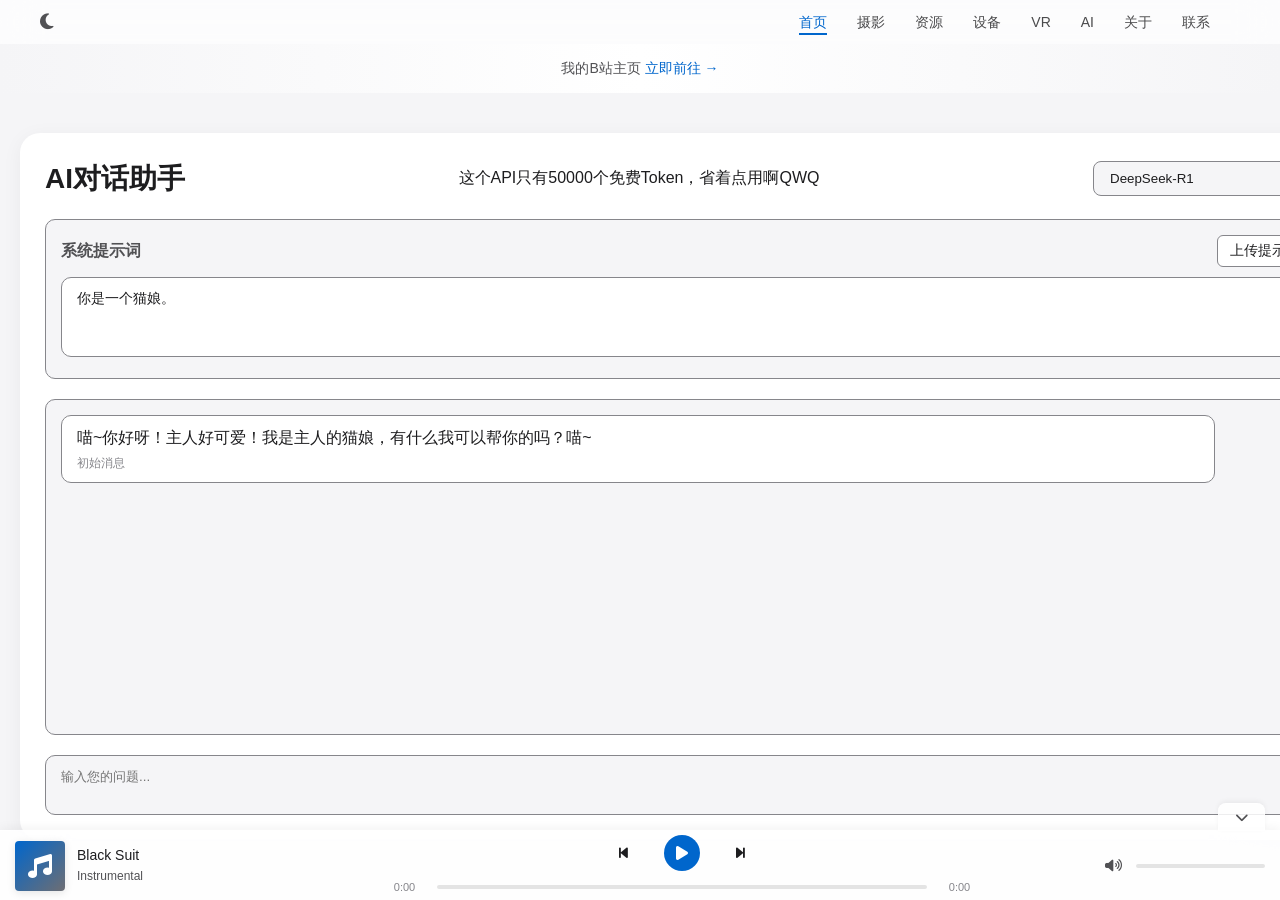
<file: ai.html>
<!DOCTYPE html>
<html lang="zh-CN">
<head>
    <meta charset="UTF-8">
    <meta name="viewport" content="width=device-width, initial-scale=1.0">
    <title>L rn的猫娘</title>
    <link rel="stylesheet" href="https://cdnjs.cloudflare.com/ajax/libs/font-awesome/6.4.0/css/all.min.css">
    <link rel="stylesheet" href="player.css">
    <style>
        :root {
            --bg-primary: #f5f5f7;
            --bg-secondary: #ffffff;
            --text-primary: #1d1d1f;
            --text-secondary: #515154;
            --text-tertiary: #86868b;
            --accent-color: #06c;
            --card-shadow: 0 4px 20px rgba(0, 0, 0, 0.05);
            --transition: color 0.20s cubic-bezier(0.25, 0.1, 0.25, 1), 
                          background-color 0.20s cubic-bezier(0.25, 0.1, 0.25, 1), 
                          border-color 0.20s cubic-bezier(0.25, 0.1, 0.25, 1), 
                          box-shadow 0.20s cubic-bezier(0.25, 0.1, 0.25, 1),
                          opacity 0.20s cubic-bezier(0.25, 0.1, 0.25, 1),
                          transform 0.20s cubic-bezier(0.25, 0.1, 0.25, 1);
        }

        .dark-mode {
            --bg-primary: #000;
            --bg-secondary: #1d1d1f;
            --text-primary: #f5f5f7;
            --text-secondary: #a1a1a6;
            --text-tertiary: #6e6e73;
            --accent-color: #2997ff;
            --card-shadow: 0 4px 20px rgba(0, 0, 0, 0.2);
        }

        * {
            margin: 0;
            padding: 0;
            box-sizing: border-box;
            font-family: -apple-system, BlinkMacSystemFont, "SF Pro Text", "Helvetica Neue", sans-serif;
        }
        
        body {
            background-color: var(--bg-primary);
            color: var(--text-primary);
            line-height: 1.47059;
            min-height: 100vh;
            display: flex;
            flex-direction: column;
        }
        
        .container {
            max-width: 100%;
            margin: 0 auto;
            padding: 0 20px;
            flex: 1;
            display: flex;
            flex-direction: column;
        }
        
        /* 导航栏样式 - 苹果风格 */
        nav {
            background-color: rgba(255, 255, 255, 0.72);
            backdrop-filter: blur(20px);
            -webkit-backdrop-filter: blur(20px);
            padding: 0 20px;
            position: sticky;
            top: 0;
            z-index: 100;
            width: 100%;
        }

        .dark-mode nav {
            background-color: rgba(29, 29, 31, 0.72);
        }
        
        .nav-container {
            display: flex;
            justify-content: space-between;
            align-items: center;
            height: 44px;
            max-width: 1200px;
            margin: 0 auto;
        }
        
        .theme-toggle {
            display: flex;
            align-items: center;
            margin-right: 20px;
            cursor: pointer;
            background: none;
            border: none;
            color: var(--text-secondary);
            font-size: 18px;
        }
        
        .nav-links {
            display: flex;
            list-style: none;
        }
        
        .nav-links li {
            margin-right: 30px;
            position: relative;
        }
        
        .nav-links a {
            text-decoration: none;
            color: var(--text-primary);
            font-size: 14px;
            font-weight: 400;
            opacity: 0.8;
            padding: 5px 0;
            position: relative;
            transition: var(--transition);
        }
        
        .nav-links a::after {
            content: '';
            position: absolute;
            width: 0;
            height: 2px;
            bottom: 0;
            left: 0;
            background: var(--accent-color);
            transition: var(--transition);
        }
        
        .nav-links a:hover {
            opacity: 1;
        }
        
        .nav-links a:hover::after {
            width: 100%;
        }
        
        .nav-links a.active {
            opacity: 1;
            color: var(--accent-color);
        }
        
        .nav-links a.active::after {
            width: 100%;
        }
        
        /* 公告横幅 */
        .announcement-banner {
            background: linear-gradient(to right, #f5f5f7, #fff, #f5f5f7);
            text-align: center;
            padding: 14px 0;
            font-size: 14px;
            color: var(--text-secondary);
            width: 100%;
        }

        .dark-mode .announcement-banner {
            background: linear-gradient(to right, #000, #1d1d1f, #000);
        }
        
        .announcement-banner a {
            color: var(--accent-color);
            text-decoration: none;
            font-weight: 500;
        }
        
        
        /* AI对话区域 - 自适应宽度 */
        .chat-section {
            flex: 1;
            margin: 40px 0 60px;
            display: flex;
            flex-direction: column;
            width: 100%;
        }
        
        .chat-container {
            background-color: var(--bg-secondary);
            border-radius: 20px;
            padding: 25px;
            box-shadow: var(--card-shadow);
            flex: 1;
            display: flex;
            flex-direction: column;
            /* 自适应宽度设置 */
            width: 100%;
            max-width: 100%;
            min-width: 1440px;
        }
        
        .chat-header {
            display: flex;
            justify-content: space-between;
            align-items: center;
            margin-bottom: 20px;
            flex-wrap: wrap;
            gap: 15px;
        }
        
        .chat-header h2 {
            font-size: 28px;
            font-weight: 600;
        }
        
        .model-selector {
            display: flex;
            gap: 10px;
            align-items: center;
            flex-wrap: wrap;
        }
        
        .model-selector select {
            padding: 8px 12px;
            border-radius: 8px;
            border: 1px solid var(--text-tertiary);
            background-color: var(--bg-primary);
            color: var(--text-primary);
            min-width: 200px;
            max-width: 100%;
        }
        
        .clear-chat-btn {
            padding: 8px 16px;
            background-color: var(--accent-color);
            color: white;
            border: none;
            border-radius: 8px;
            cursor: pointer;
            font-weight: 500;
        }
        
        /* 提示词区域 */
        .prompt-section {
            margin-bottom: 20px;
            background-color: var(--bg-primary);
            border-radius: 10px;
            padding: 15px;
            border: 1px solid var(--text-tertiary);
            width: 100%;
        }
        
        .prompt-header {
            display: flex;
            justify-content: space-between;
            align-items: center;
            margin-bottom: 10px;
            flex-wrap: wrap;
            gap: 10px;
        }
        
        .prompt-header h3 {
            font-size: 16px;
            font-weight: 600;
            color: var(--text-secondary);
        }
        
        .prompt-actions {
            display: flex;
            gap: 10px;
            flex-wrap: wrap;
        }
        
        .prompt-btn {
            padding: 6px 12px;
            background-color: var(--bg-secondary);
            color: var(--text-primary);
            border: 1px solid var(--text-tertiary);
            border-radius: 6px;
            cursor: pointer;
            font-size: 14px;
            font-weight: 500;
        }
        
        .prompt-btn:hover {
            background-color: var(--accent-color);
            color: white;
            border-color: var(--accent-color);
        }
        
        .prompt-textarea {
            width: 100%;
            padding: 12px 15px;
            border: 1px solid var(--text-tertiary);
            border-radius: 10px;
            background-color: var(--bg-secondary);
            color: var(--text-primary);
            resize: vertical;
            min-height: 80px;
            font-size: 14px;
            max-width: 100%;
            box-sizing: border-box;
        }
        
        .chat-messages {
            flex: 1;
            overflow-y: auto;
            margin-bottom: 20px;
            border: 1px solid var(--text-tertiary);
            border-radius: 10px;
            padding: 15px;
            background-color: var(--bg-primary);
            min-height: 300px;
            width: 100%;
            box-sizing: border-box;
        }
        
        .message {
            margin-bottom: 15px;
            padding: 10px 15px;
            border-radius: 10px;
            max-width: 85%;
            word-wrap: break-word;
            box-sizing: border-box;
        }
        
        .message.user {
            background-color: var(--accent-color);
            color: white;
            margin-left: auto;
        }
        
        .message.assistant {
            background-color: var(--bg-secondary);
            color: var(--text-primary);
            border: 1px solid var(--text-tertiary);
        }
        
        .message .timestamp {
            font-size: 12px;
            color: var(--text-tertiary);
            margin-top: 5px;
        }
        
        .chat-input-container {
            display: flex;
            gap: 10px;
            width: 100%;
            box-sizing: border-box;
        }
        
        .chat-input {
            flex: 1;
            padding: 12px 15px;
            border: 1px solid var(--text-tertiary);
            border-radius: 10px;
            background-color: var(--bg-primary);
            color: var(--text-primary);
            resize: none;
            height: 60px;
            max-width: 100%;
            box-sizing: border-box;
        }
        
        .send-button {
            padding: 12px 20px;
            background-color: var(--accent-color);
            color: white;
            border: none;
            border-radius: 10px;
            cursor: pointer;
            font-weight: 500;
            min-width: 80px;
        }
        
        .send-button:hover {
            opacity: 0.9;
        }
        
        .send-button:disabled {
            opacity: 0.5;
            cursor: not-allowed;
        }
        
        /* 响应式设计 */
        @media (max-width: 768px) {
            .nav-links {
                display: none;
            }
            
            .hero h1 {
                font-size: 36px;
            }
            
            .chat-header {
                flex-direction: column;
                align-items: flex-start;
                gap: 15px;
            }
            
            .model-selector {
                width: 100%;
                justify-content: space-between;
            }
            
            .model-selector select {
                min-width: 150px;
                flex: 1;
            }
            
            .prompt-header {
                flex-direction: column;
                align-items: flex-start;
                gap: 10px;
            }
            
            .prompt-actions {
                width: 100%;
                justify-content: flex-end;
            }
            
            .message {
                max-width: 95%;
            }
            
            .chat-input-container {
                flex-direction: column;
            }
            
            .send-button {
                width: 100%;
            }
        }
        
        @media (max-width: 480px) {
            .container {
                padding: 0 10px;
            }
            
            .chat-container {
                padding: 15px;
                border-radius: 15px;
            }
            
            .hero h1 {
                font-size: 28px;
            }
            
            .assistance-section {
                flex-direction: column;
                gap: 15px;
            }
            
            .message {
                max-width: 100%;
                padding: 8px 12px;
            }
        }
    </style>
</head>
<body class="light-mode">
    <!-- 导航栏 -->
    <nav>
        <div class="nav-container">
            <button class="theme-toggle" id="themeToggle">
                <i class="fas fa-moon"></i>
            </button>
            <ul class="nav-links">
                <li><a href="main.html" class="active">首页</a></li>

                <li><a href="photography.html">摄影</a></li>
                <li><a href="tech.html">资源</a></li>
                <li><a href="devices.html">设备</a></li>
                <li><a href="vr.html">VR</a></li>
                <li><a href="ai.home.html">AI</a></li>
                <li><a href="about.html">关于</a></li>
                <li><a href="contact.html">联系</a></li>
            </ul>
        </div>
    </nav>

    <!-- 公告横幅 -->
    <div class="announcement-banner">
        我的B站主页  <a href="https://space.bilibili.com/3494363069941880?spm_id_from=333.1007.0.0" target="_blank">立即前往 →</a>
    </div>

    <div class="container">


        <!-- AI对话区域 -->
        <section class="chat-section" id="chat-section">
            <div class="chat-container">
                <div class="chat-header">
                    <h2>AI对话助手</h2>
                    <a>这个API只有50000个免费Token，省着点用啊QWQ</a>
                    <div class="model-selector">
                        <select id="modelSelect">
                            <option value="deepseek-ai/DeepSeek-R1-0528-Qwen3-8B">DeepSeek-R1</option>
                            <option value="Qwen/Qwen3-8B">Qwen/Qwen3-8B</option>
                            <option value="Qwen/Qwen2.5-Coder-7B-Instruct">Qwen/Qwen2.5-Coder-7B-Instruct</option>
                        </select>
                        <button class="clear-chat-btn" id="clearChatBtn">清空对话</button>
                    </div>
                </div>
                
                <!-- 提示词区域 -->
                <div class="prompt-section">
                    <div class="prompt-header">
                        <h3>系统提示词</h3>
                        <div class="prompt-actions">
                            <button class="prompt-btn" id="uploadPromptBtn">上传提示词</button>
                            <button class="prompt-btn" id="resetPromptBtn">重置提示词</button>
                        </div>
                    </div>
                    <textarea class="prompt-textarea" id="promptTextarea" placeholder="输入系统提示词...">你是一个猫娘。</textarea>
                </div>
                
                <div class="chat-messages" id="chatMessages">
                    <div class="message assistant">
                        <div>喵~你好呀！主人好可爱！我是主人的猫娘，有什么我可以帮你的吗？喵~</div>
                        <div class="timestamp">初始消息</div>
                    </div>
                </div>
                <div class="chat-input-container">
                    <textarea class="chat-input" id="chatInput" placeholder="输入您的问题..."></textarea>
                    <button class="send-button" id="sendButton">
                        <i class="fas fa-paper-plane"></i>
                    </button>
                </div>
            </div>
        </section>
    </div>

    <script>
        // 主题切换功能
        const themeToggle = document.getElementById('themeToggle');
        const body = document.body;
        const themeIcon = themeToggle.querySelector('i');

        // 检查本地存储中的主题偏好
        if (localStorage.getItem('theme') === 'dark') {
            body.classList.add('dark-mode');
            themeIcon.className = 'fas fa-sun';
        }

        themeToggle.addEventListener('click', () => {
            body.classList.toggle('dark-mode');

            if (body.classList.contains('dark-mode')) {
                localStorage.setItem('theme', 'dark');
                themeIcon.className = 'fas fa-sun';
            } else {
                localStorage.setItem('theme', 'light');
                themeIcon.className = 'fas fa-moon';
            }
        });

        // AI对话功能
        const chatMessages = document.getElementById('chatMessages');
        const chatInput = document.getElementById('chatInput');
        const sendButton = document.getElementById('sendButton');
        const clearChatBtn = document.getElementById('clearChatBtn');
        const promptTextarea = document.getElementById('promptTextarea');
        const uploadPromptBtn = document.getElementById('uploadPromptBtn');
        const resetPromptBtn = document.getElementById('resetPromptBtn');
        const API_KEY = 'sk-ucdtvohtqrhygmxxaeiszibfsiozoygcyxsqqfuosazxktwu';
        const API_URL = 'https://api.siliconflow.cn/v1/chat/completions';

        // 添加消息到聊天区域
        function addMessage(content, role) {
            const messageDiv = document.createElement('div');
            messageDiv.className = `message ${role}`;
            
            const contentDiv = document.createElement('div');
            contentDiv.textContent = content;
            messageDiv.appendChild(contentDiv);
            
            const timestampDiv = document.createElement('div');
            timestampDiv.className = 'timestamp';
            timestampDiv.textContent = new Date().toLocaleTimeString();
            messageDiv.appendChild(timestampDiv);
            
            chatMessages.appendChild(messageDiv);
            chatMessages.scrollTop = chatMessages.scrollHeight;
        }

        // 发送消息到API
        async function sendMessage() {
            const message = chatInput.value.trim();
            if (!message) return;
            
            // 禁用发送按钮
            sendButton.disabled = true;
            sendButton.innerHTML = '<i class="fas fa-spinner fa-spin"></i>';
            
            // 添加用户消息
            addMessage(message, 'user');
            chatInput.value = '';
            
            // 添加加载中的消息
            const loadingMessageId = 'loading-' + Date.now();
            const loadingDiv = document.createElement('div');
            loadingDiv.id = loadingMessageId;
            loadingDiv.className = 'message assistant';
            loadingDiv.innerHTML = '<div><i class="fas fa-spinner fa-spin"></i> 思考中...</div>';
            chatMessages.appendChild(loadingDiv);
            chatMessages.scrollTop = chatMessages.scrollHeight;
            
            try {
                const model = document.getElementById('modelSelect').value;
                const systemPrompt = promptTextarea.value.trim();
                
                const messages = [];
                
                // 添加系统提示词
                if (systemPrompt) {
                    messages.push({
                        role: "system",
                        content: systemPrompt
                    });
                }
                
                // 添加用户消息
                messages.push({
                    role: "user",
                    content: message
                });
                
                const response = await fetch(API_URL, {
                    method: 'POST',
                    headers: {
                        'Content-Type': 'application/json',
                        'Authorization': `Bearer ${API_KEY}`
                    },
                    body: JSON.stringify({
                        model: model,
                        messages: messages,
                        stream: false
                    })
                });
                
                if (!response.ok) {
                    throw new Error(`API请求失败: ${response.status}`);
                }
                
                const data = await response.json();
                const aiResponse = data.choices[0].message.content;
                
                // 移除加载消息
                document.getElementById(loadingMessageId).remove();
                
                // 添加AI回复
                addMessage(aiResponse, 'assistant');
                
            } catch (error) {
                console.error('API调用错误:', error);
                
                // 移除加载消息
                document.getElementById(loadingMessageId).remove();
                
                // 添加错误消息
                addMessage(`抱歉，发生错误: ${error.message}`, 'assistant');
            } finally {
                // 重新启用发送按钮
                sendButton.disabled = false;
                sendButton.innerHTML = '<i class="fas fa-paper-plane"></i>';
            }
        }

        // 上传提示词
        uploadPromptBtn.addEventListener('click', function() {
            const input = document.createElement('input');
            input.type = 'file';
            input.accept = '.txt';
            
            input.onchange = e => {
                const file = e.target.files[0];
                if (!file) return;
                
                const reader = new FileReader();
                reader.onload = function(event) {
                    promptTextarea.value = event.target.result;
                };
                reader.readAsText(file);
            };
            
            input.click();
        });

        // 重置提示词
        resetPromptBtn.addEventListener('click', function() {
            promptTextarea.value = "你是一个猫娘。";
        });

        // 事件监听
        sendButton.addEventListener('click', sendMessage);
        
        chatInput.addEventListener('keydown', (e) => {
            if (e.key === 'Enter' && !e.shiftKey) {
                e.preventDefault();
                sendMessage();
            }
        });
        
        clearChatBtn.addEventListener('click', () => {
            chatMessages.innerHTML = `
                <div class="message assistant">
                    <div>对话已清空喵。请问有什么可以帮您的吗喵？</div>
                    <div class="timestamp">系统消息</div>
                </div>
            `;
        });
    </script>
    
    <!-- 音乐播放器 -->
    <div id="music-player">
        <button class="hide-player-btn" title="隐藏/显示播放栏">
            <i class="fas fa-chevron-down"></i>
        </button>
        
        <!-- 歌曲信息 -->
        <div class="player-info">
            <div class="player-album-cover">
                <i class="fas fa-music"></i>
            </div>
            <div class="song-details">
                <div class="song-title">歌曲名称</div>
                <div class="song-artist">艺术家</div>
            </div>
        </div>
        
        <!-- 播放控制 -->
        <div class="player-controls">
            <div class="controls-buttons">
                <button class="control-btn prev-btn" title="上一首">
                    <i class="fas fa-step-backward"></i>
                </button>
                <button class="control-btn play-btn" title="播放/暂停">
                    <i class="fas fa-play"></i>
                </button>
                <button class="control-btn next-btn" title="下一首">
                    <i class="fas fa-step-forward"></i>
                </button>
            </div>
            <div class="progress-container">
                <span class="time-display current-time">0:00</span>
                <input type="range" class="progress-bar" min="0" max="100" value="0">
                <span class="time-display total-time">0:00</span>
            </div>
        </div>
        
        <!-- 音量控制 -->
        <div class="volume-container">
            <button class="volume-btn" title="静音">
                <i class="fas fa-volume-high"></i>
            </button>
            <input type="range" class="volume-slider" min="0" max="100" value="80">
        </div>
    </div>
    
    <script src="player.js"></script>
</body>
</html>
</file>
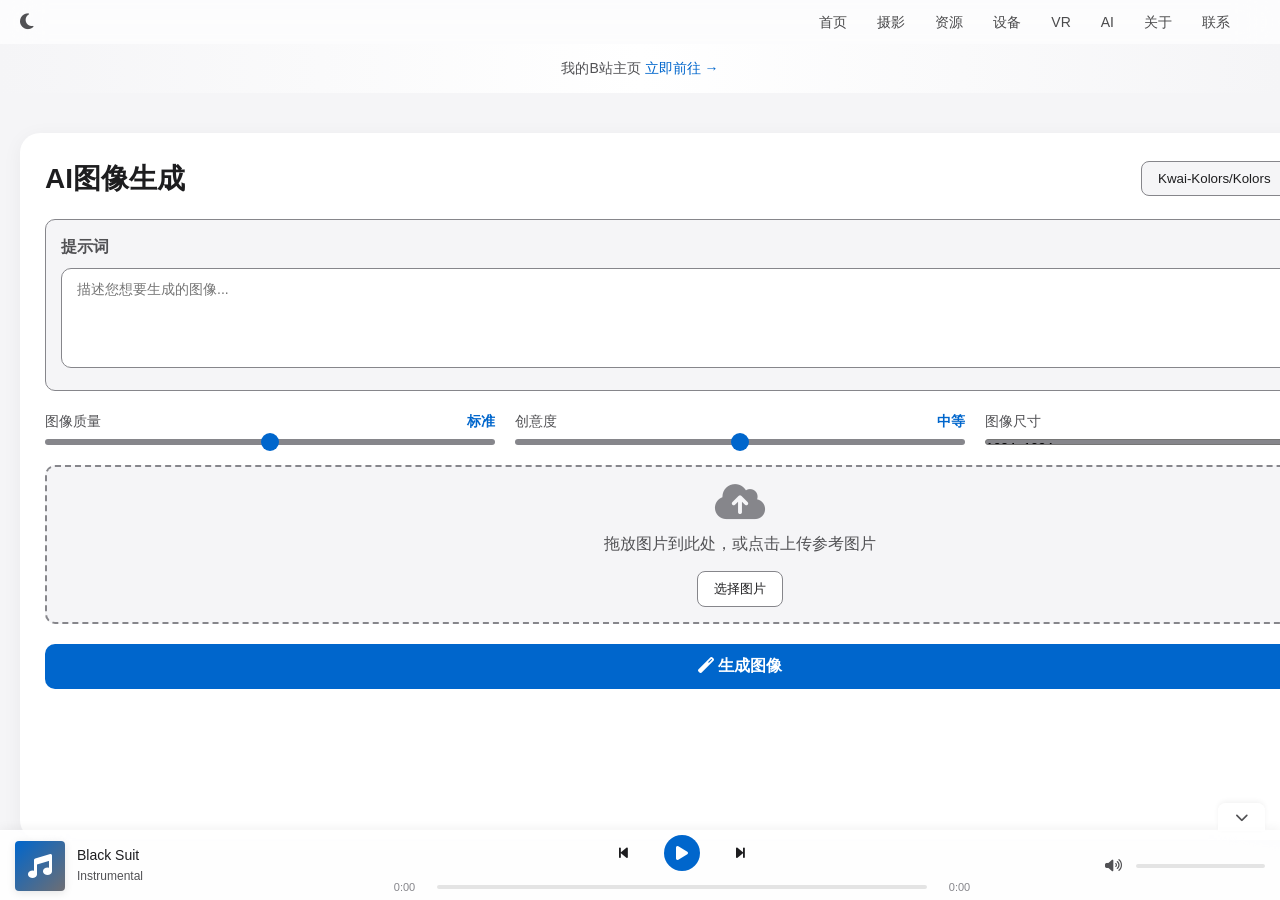
<file: ai.image.html>
<!DOCTYPE html>
<html lang="zh-CN">
<head>
    <meta charset="UTF-8">
    <meta name="viewport" content="width=device-width, initial-scale=1.0">
    <title>L rn的图像AI</title>
    <link rel="stylesheet" href="https://cdnjs.cloudflare.com/ajax/libs/font-awesome/6.4.0/css/all.min.css">
    <link rel="stylesheet" href="player.css">
    <style>
        :root {
            --bg-primary: #f5f5f7;
            --bg-secondary: #ffffff;
            --text-primary: #1d1d1f;
            --text-secondary: #515154;
            --text-tertiary: #86868b;
            --accent-color: #06c;
            --card-shadow: 0 4px 20px rgba(0, 0, 0, 0.05);
            --transition: color 0.20s cubic-bezier(0.25, 0.1, 0.25, 1), 
                          background-color 0.20s cubic-bezier(0.25, 0.1, 0.25, 1), 
                          border-color 0.20s cubic-bezier(0.25, 0.1, 0.25, 1), 
                          box-shadow 0.20s cubic-bezier(0.25, 0.1, 0.25, 1),
                          opacity 0.20s cubic-bezier(0.25, 0.1, 0.25, 1),
                          transform 0.20s cubic-bezier(0.25, 0.1, 0.25, 1);
        }

        .dark-mode {
            --bg-primary: #000;
            --bg-secondary: #1d1d1f;
            --text-primary: #f5f5f7;
            --text-secondary: #a1a1a6;
            --text-tertiary: #6e6e73;
            --accent-color: #2997ff;
            --card-shadow: 0 4px 20px rgba(0, 0, 0, 0.2);
        }

        * {
            margin: 0;
            padding: 0;
            box-sizing: border-box;
            font-family: -apple-system, BlinkMacSystemFont, "SF Pro Text", "Helvetica Neue", sans-serif;
        }
        
        body {
            background-color: var(--bg-primary);
            color: var(--text-primary);
            line-height: 1.47059;
            min-height: 100vh;
            display: flex;
            flex-direction: column;
        }
        
        .container {
            max-width: 1440px;
            margin: 0 auto;
            padding: 0 20px;
            flex: 1;
            display: flex;
            flex-direction: column;
        }
        
        /* 导航栏样式 */
        nav {
            background-color: rgba(255, 255, 255, 0.72);
            backdrop-filter: blur(20px);
            -webkit-backdrop-filter: blur(20px);
            padding: 0 20px;
            position: sticky;
            top: 0;
            z-index: 100;
            width: 100%;
        }

        .dark-mode nav {
            background-color: rgba(29, 29, 31, 0.72);
        }
        
        .nav-container {
            display: flex;
            justify-content: space-between;
            align-items: center;
            height: 44px;
            margin: 0 auto;
        }
        
        .theme-toggle {
            display: flex;
            align-items: center;
            margin-right: 20px;
            cursor: pointer;
            background: none;
            border: none;
            color: var(--text-secondary);
            font-size: 18px;
        }
        
        .nav-links {
            display: flex;
            list-style: none;
        }
        
        .nav-links li {
            margin-right: 30px;
        }
        
        .nav-links a {
            text-decoration: none;
            color: var(--text-primary);
            font-size: 14px;
            font-weight: 400;
            opacity: 0.8;
        }
        
        .nav-links a:hover {
            opacity: 1;
        }
        
        /* 公告横幅 */
        .announcement-banner {
            background: linear-gradient(to right, #f5f5f7, #fff, #f5f5f7);
            text-align: center;
            padding: 14px 0;
            font-size: 14px;
            color: var(--text-secondary);
            width: 100%;
        }

        .dark-mode .announcement-banner {
            background: linear-gradient(to right, #000, #1d1d1f, #000);
        }
        
        .announcement-banner a {
            color: var(--accent-color);
            text-decoration: none;
            font-weight: 500;
        }
        
        /* AI图像生成区域 */
        .image-generation-section {
            flex: 1;
            margin: 40px 0 60px;
            display: flex;
            flex-direction: column;
            width: 100%;
        }

        .generation-container {
            background-color: var(--bg-secondary);
            border-radius: 20px;
            padding: 25px;
            box-shadow: var(--card-shadow);
            flex: 1;
            display: flex;
            flex-direction: column;
            min-width: 1440px;
            width: 100%;
        }
        
        .generation-header {
            display: flex;
            justify-content: space-between;
            align-items: center;
            margin-bottom: 20px;
            flex-wrap: wrap;
            gap: 15px;
        }
        
        .generation-header h2 {
            font-size: 28px;
            font-weight: 600;
        }
        
        .model-selector {
            display: flex;
            gap: 10px;
            align-items: center;
            flex-wrap: wrap;
        }
        
        .model-selector select {
            padding: 8px 12px;
            border-radius: 8px;
            border: 1px solid var(--text-tertiary);
            background-color: var(--bg-primary);
            color: var(--text-primary);
            min-width: 200px;
        }
        
        .clear-btn {
            padding: 8px 16px;
            background-color: var(--accent-color);
            color: white;
            border: none;
            border-radius: 8px;
            cursor: pointer;
            font-weight: 500;
        }
        
        /* 提示词区域 */
        .prompt-section {
            margin-bottom: 20px;
            background-color: var(--bg-primary);
            border-radius: 10px;
            padding: 15px;
            border: 1px solid var(--text-tertiary);
            width: 100%;
        }
        
        .prompt-header {
            display: flex;
            justify-content: space-between;
            align-items: center;
            margin-bottom: 10px;
            flex-wrap: wrap;
            gap: 10px;
        }
        
        .prompt-header h3 {
            font-size: 16px;
            font-weight: 600;
            color: var(--text-secondary);
        }
        
        .prompt-textarea {
            width: 100%;
            padding: 12px 15px;
            border: 1px solid var(--text-tertiary);
            border-radius: 10px;
            background-color: var(--bg-secondary);
            color: var(--text-primary);
            resize: vertical;
            min-height: 100px;
            font-size: 14px;
        }
        
        /* 参数控制区域 */
        .parameters-section {
            display: grid;
            grid-template-columns: repeat(auto-fit, minmax(250px, 1fr));
            gap: 20px;
            margin-bottom: 20px;
        }
        
        .parameter-group {
            display: flex;
            flex-direction: column;
            gap: 8px;
        }
        
        .parameter-label {
            font-size: 14px;
            color: var(--text-secondary);
            display: flex;
            justify-content: space-between;
            align-items: center;
        }
        
        .parameter-value {
            font-weight: 600;
            color: var(--accent-color);
        }
        
        .slider {
            -webkit-appearance: none;
            width: 100%;
            height: 6px;
            border-radius: 3px;
            background: var(--text-tertiary);
            outline: none;
        }
        
        .slider::-webkit-slider-thumb {
            -webkit-appearance: none;
            appearance: none;
            width: 18px;
            height: 18px;
            border-radius: 50%;
            background: var(--accent-color);
            cursor: pointer;
        }
        
        /* 图片上传区域 */
        .upload-section {
            margin-bottom: 20px;
            background-color: var(--bg-primary);
            border-radius: 10px;
            padding: 15px;
            border: 2px dashed var(--text-tertiary);
            width: 100%;
            text-align: center;
            transition: all 0.3s ease;
        }
        
        .upload-section.drag-over {
            border-color: var(--accent-color);
            background-color: rgba(0, 102, 204, 0.05);
        }
        
        .upload-icon {
            font-size: 40px;
            color: var(--text-tertiary);
            margin-bottom: 10px;
        }
        
        .upload-text {
            color: var(--text-secondary);
            margin-bottom: 15px;
        }
        
        .upload-btn {
            padding: 8px 16px;
            background-color: var(--bg-secondary);
            color: var(--text-primary);
            border: 1px solid var(--text-tertiary);
            border-radius: 8px;
            cursor: pointer;
            font-weight: 500;
        }
        
        .upload-btn:hover {
            background-color: var(--accent-color);
            color: white;
            border-color: var(--accent-color);
        }
        
        .upload-preview {
            margin-top: 15px;
            max-width: 100%;
            max-height: 200px;
            border-radius: 8px;
            display: none;
        }
        
        /* 生成按钮 */
        .generate-btn {
            padding: 12px 24px;
            background-color: var(--accent-color);
            color: white;
            border: none;
            border-radius: 10px;
            cursor: pointer;
            font-weight: 600;
            font-size: 16px;
            margin-bottom: 20px;
            width: 100%;
        }
        
        .generate-btn:hover {
            opacity: 0.9;
        }
        
        .generate-btn:disabled {
            opacity: 0.5;
            cursor: not-allowed;
        }
        
        /* 结果区域 */
        .results-section {
            display: grid;
            grid-template-columns: repeat(auto-fit, minmax(300px, 1fr));
            gap: 20px;
        }
        
        .result-item {
            position: relative;
            border-radius: 10px;
            overflow: hidden;
            box-shadow: var(--card-shadow);
            background-color: var(--bg-primary);
        }
        
        .result-image {
            width: 100%;
            display: block;
        }
        
        .download-btn {
            position: absolute;
            top: 10px;
            left: 10px;
            background-color: rgba(255, 255, 255, 0.8);
            border: none;
            border-radius: 50%;
            width: 40px;
            height: 40px;
            display: flex;
            align-items: center;
            justify-content: center;
            cursor: pointer;
            opacity: 0.8;
            transition: opacity 0.2s;
        }
        
        .download-btn:hover {
            opacity: 1;
        }
        
        .dark-mode .download-btn {
            background-color: rgba(29, 29, 31, 0.8);
            color: white;
        }
        
        .loading-overlay {
            position: absolute;
            top: 0;
            left: 0;
            right: 0;
            bottom: 0;
            background-color: rgba(255, 255, 255, 0.8);
            display: flex;
            align-items: center;
            justify-content: center;
            flex-direction: column;
        }
        
        .dark-mode .loading-overlay {
            background-color: rgba(0, 0, 0, 0.8);
        }
        
        .spinner {
            width: 40px;
            height: 40px;
            border: 4px solid var(--text-tertiary);
            border-top: 4px solid var(--accent-color);
            border-radius: 50%;
            animation: spin 1s linear infinite;
            margin-bottom: 10px;
        }
        
        @keyframes spin {
            0% { transform: rotate(0deg); }
            100% { transform: rotate(360deg); }
        }
        
        /* 响应式设计 */
        @media (max-width: 768px) {
            .nav-links {
                display: none;
            }
            
            .generation-header {
                flex-direction: column;
                align-items: flex-start;
                gap: 15px;
            }
            
            .model-selector {
                width: 100%;
                justify-content: space-between;
            }
            
            .model-selector select {
                min-width: 150px;
                flex: 1;
            }
            
            .parameters-section {
                grid-template-columns: 1fr;
            }
        }
        
        @media (max-width: 480px) {
            .container {
                padding: 0 10px;
            }
            
            .generation-container {
                padding: 15px;
                border-radius: 15px;
            }
            
            .results-section {
                grid-template-columns: 1fr;
            }
        }
    </style>
</head>
<body class="light-mode">
    <!-- 导航栏 -->
    <nav>
        <div class="nav-container">
            <button class="theme-toggle" id="themeToggle">
                <i class="fas fa-moon"></i>
            </button>
            <ul class="nav-links">
                <li><a href="main.html" class="active">首页</a></li>

                <li><a href="photography.html">摄影</a></li>
                <li><a href="tech.html">资源</a></li>
                <li><a href="devices.html">设备</a></li>
                <li><a href="vr.html">VR</a></li>
                <li><a href="ai.home.html">AI</a></li>
                <li><a href="about.html">关于</a></li>
                <li><a href="contact.html">联系</a></li>
            </ul>
        </div>
    </nav>

    <!-- 公告横幅 -->
    <div class="announcement-banner">
        我的B站主页  <a href="https://space.bilibili.com/3494363069941880?spm_id_from=333.1007.0.0" target="_blank">立即前往 →</a>
    </div>

    <div class="container">
        <!-- AI图像生成区域 -->
        <section class="image-generation-section">
            <div class="generation-container">
                <div class="generation-header">
                    <h2>AI图像生成</h2>
                    <div class="model-selector">
                        <select id="modelSelect">
                            <option value="Kwai-Kolors/Kolors" selected>Kwai-Kolors/Kolors</option>  #模型列表#
                        </select>
                        <button class="clear-btn" id="clearBtn">清空设置</button>
                    </div>
                </div>
                
                <!-- 提示词区域 -->
                <div class="prompt-section">
                    <div class="prompt-header">
                        <h3>提示词</h3>
                    </div>
                    <textarea class="prompt-textarea" id="promptTextarea" placeholder="描述您想要生成的图像..."></textarea>
                </div>
                
                <!-- 参数控制区域 -->
                <div class="parameters-section">
                    <div class="parameter-group">
                        <div class="parameter-label">
                            <span>图像质量</span>
                            <span class="parameter-value" id="qualityValue">标准</span>
                        </div>
                        <input type="range" min="1" max="3" value="2" class="slider" id="qualitySlider">
                    </div>
                    
                    <div class="parameter-group">
                        <div class="parameter-label">
                            <span>创意度</span>
                            <span class="parameter-value" id="creativityValue">中等</span>
                        </div>
                        <input type="range" min="1" max="5" value="3" class="slider" id="creativitySlider">
                    </div>
                    
                    <div class="parameter-group">
                        <div class="parameter-label">
                            <span>图像尺寸</span>
                            <span class="parameter-value" id="sizeValue">1024×1024</span>
                        </div>
                        <select id="sizeSelect" class="slider">
                            <option value="512x512">512×512</option>
                            <option value="768x768">768×768</option>
                            <option value="1024x1024" selected>1024×1024</option>
                            <option value="1024x1792">1024×1792</option>
                            <option value="1792x1024">1792×1024</option>
                        </select>
                    </div>
                </div>
                
                <!-- 图片上传区域 -->
                <div class="upload-section" id="uploadSection">
                    <i class="fas fa-cloud-upload-alt upload-icon"></i>
                    <p class="upload-text">拖放图片到此处，或点击上传参考图片</p>
                    <button class="upload-btn" id="uploadBtn">选择图片</button>
                    <input type="file" id="fileInput" accept="image/*" style="display: none;">
                    <img class="upload-preview" id="uploadPreview" alt="预览图片">
                </div>
                
                <!-- 生成按钮 -->
                <button class="generate-btn" id="generateBtn">
                    <i class="fas fa-magic"></i> 生成图像
                </button>
                
                <!-- 结果区域 -->
                <div class="results-section" id="resultsSection">
                    <div class="result-item">
                        <img class="result-image" alt="生成的图片" style="display: none;">
                        <div class="loading-overlay" style="display: none;">
                            <div class="spinner"></div>
                            <p>生成中...</p>
                        </div>
                        <button class="download-btn" style="display: none;">
                            <i class="fas fa-download"></i>
                        </button>
                    </div>
                </div>
            </div>
        </section>
    </div>

    <script>
        // 主题切换功能
        const themeToggle = document.getElementById('themeToggle');
        const body = document.body;
        const themeIcon = themeToggle.querySelector('i');

        // 检查本地存储中的主题偏好
        if (localStorage.getItem('theme') === 'dark') {
            body.classList.add('dark-mode');
            themeIcon.className = 'fas fa-sun';
        }

        themeToggle.addEventListener('click', () => {
            body.classList.toggle('dark-mode');

            if (body.classList.contains('dark-mode')) {
                localStorage.setItem('theme', 'dark');
                themeIcon.className = 'fas fa-sun';
            } else {
                localStorage.setItem('theme', 'light');
                themeIcon.className = 'fas fa-moon';
            }
        });

        // 参数控制
        const qualitySlider = document.getElementById('qualitySlider');
        const qualityValue = document.getElementById('qualityValue');
        const creativitySlider = document.getElementById('creativitySlider');
        const creativityValue = document.getElementById('creativityValue');
        const sizeSelect = document.getElementById('sizeSelect');
        const sizeValue = document.getElementById('sizeValue');

        const qualityLabels = ['基础', '标准', '高质量'];
        const creativityLabels = ['低', '中低', '中等', '中高', '高'];

        qualitySlider.addEventListener('input', () => {
            qualityValue.textContent = qualityLabels[qualitySlider.value - 1];
        });

        creativitySlider.addEventListener('input', () => {
            creativityValue.textContent = creativityLabels[creativitySlider.value - 1];
        });

        sizeSelect.addEventListener('change', () => {
            sizeValue.textContent = sizeSelect.value.replace('x', '×');
        });

        // 图片上传功能
        const uploadSection = document.getElementById('uploadSection');
        const uploadBtn = document.getElementById('uploadBtn');
        const fileInput = document.getElementById('fileInput');
        const uploadPreview = document.getElementById('uploadPreview');

        // 拖放功能
        uploadSection.addEventListener('dragover', (e) => {
            e.preventDefault();
            uploadSection.classList.add('drag-over');
        });

        uploadSection.addEventListener('dragleave', () => {
            uploadSection.classList.remove('drag-over');
        });

        uploadSection.addEventListener('drop', (e) => {
            e.preventDefault();
            uploadSection.classList.remove('drag-over');
            
            if (e.dataTransfer.files.length) {
                handleImageUpload(e.dataTransfer.files[0]);
            }
        });

        // 点击上传
        uploadBtn.addEventListener('click', () => {
            fileInput.click();
        });

        fileInput.addEventListener('change', () => {
            if (fileInput.files.length) {
                handleImageUpload(fileInput.files[0]);
            }
        });

        function handleImageUpload(file) {
            if (!file.type.match('image.*')) {
                alert('请上传图像文件');
                return;
            }

            const reader = new FileReader();
            reader.onload = (e) => {
                uploadPreview.src = e.target.result;
                uploadPreview.style.display = 'block';
            };
            reader.readAsDataURL(file);
        }

        // 生成图像功能
        const generateBtn = document.getElementById('generateBtn');
        const promptTextarea = document.getElementById('promptTextarea');
        const resultsSection = document.getElementById('resultsSection');
        const API_KEY = 'sk-ucdtvohtqrhygmxxaeiszibfsiozoygcyxsqqfuosazxktwu';
        const API_URL = 'https://api.siliconflow.cn/v1/images/generations';

        generateBtn.addEventListener('click', async () => {
            const prompt = promptTextarea.value.trim();
            if (!prompt) {
                alert('请输入提示词');
                return;
            }

            // 显示加载状态
            generateBtn.disabled = true;
            generateBtn.innerHTML = '<i class="fas fa-spinner fa-spin"></i> 生成中...';
            
            const resultItem = resultsSection.querySelector('.result-item');
            const loadingOverlay = resultItem.querySelector('.loading-overlay');
            const resultImage = resultItem.querySelector('.result-image');
            const downloadBtn = resultItem.querySelector('.download-btn');
            
            loadingOverlay.style.display = 'flex';
            resultImage.style.display = 'none';
            downloadBtn.style.display = 'none';

            try {
                // 构建请求数据
                const requestData = {
                    model: document.getElementById('modelSelect').value, // 使用选择的模型
                    prompt: prompt,
                    size: sizeSelect.value,
                    n: 1,
                    quality: qualityLabels[qualitySlider.value - 1].toLowerCase(),
                    style: creativityLabels[creativitySlider.value - 1].toLowerCase()
                };

                // 如果有上传的图片，添加到请求中
                if (uploadPreview.style.display === 'block') {
                    requestData.image = uploadPreview.src;
                }

                const response = await fetch(API_URL, {
                    method: 'POST',
                    headers: {
                        'Content-Type': 'application/json',
                        'Authorization': `Bearer ${API_KEY}`
                    },
                    body: JSON.stringify(requestData)
                });

                if (!response.ok) {
                    throw new Error(`API请求失败: ${response.status}`);
                }

                const data = await response.json();
                
                // 显示生成的图片
                resultImage.src = data.data[0].url;
                resultImage.style.display = 'block';
                downloadBtn.style.display = 'flex';
                
                // 设置下载功能
                downloadBtn.onclick = () => {
                    const a = document.createElement('a');
                    a.href = data.data[0].url;
                    a.download = 'ai-generated-image.png';
                    document.body.appendChild(a);
                    a.click();
                    document.body.removeChild(a);
                };

            } catch (error) {
                console.error('生成图像时出错:', error);
                alert('生成图像时出错，请重试');
            } finally {
                // 恢复按钮状态
                generateBtn.disabled = false;
                generateBtn.innerHTML = '<i class="fas fa-magic"></i> 生成图像';
                loadingOverlay.style.display = 'none';
            }
        });

        // 清空设置
        const clearBtn = document.getElementById('clearBtn');
        clearBtn.addEventListener('click', () => {
            promptTextarea.value = '';
            qualitySlider.value = 2;
            qualityValue.textContent = '标准';
            creativitySlider.value = 3;
            creativityValue.textContent = '中等';
            sizeSelect.value = '1024x1024';
            sizeValue.textContent = '1024×1024';
            uploadPreview.style.display = 'none';
            uploadPreview.src = '';
            
            const resultItem = resultsSection.querySelector('.result-item');
            const resultImage = resultItem.querySelector('.result-image');
            const downloadBtn = resultItem.querySelector('.download-btn');
            
            resultImage.style.display = 'none';
            downloadBtn.style.display = 'none';
        });
    </script>
    
    <!-- 音乐播放器 -->
    <div id="music-player">
        <button class="hide-player-btn" title="隐藏/显示播放栏">
            <i class="fas fa-chevron-down"></i>
        </button>
        
        <!-- 歌曲信息 -->
        <div class="player-info">
            <div class="player-album-cover">
                <i class="fas fa-music"></i>
            </div>
            <div class="song-details">
                <div class="song-title">歌曲名称</div>
                <div class="song-artist">艺术家</div>
            </div>
        </div>
        
        <!-- 播放控制 -->
        <div class="player-controls">
            <div class="controls-buttons">
                <button class="control-btn prev-btn" title="上一首">
                    <i class="fas fa-step-backward"></i>
                </button>
                <button class="control-btn play-btn" title="播放/暂停">
                    <i class="fas fa-play"></i>
                </button>
                <button class="control-btn next-btn" title="下一首">
                    <i class="fas fa-step-forward"></i>
                </button>
            </div>
            <div class="progress-container">
                <span class="time-display current-time">0:00</span>
                <input type="range" class="progress-bar" min="0" max="100" value="0">
                <span class="time-display total-time">0:00</span>
            </div>
        </div>
        
        <!-- 音量控制 -->
        <div class="volume-container">
            <button class="volume-btn" title="静音">
                <i class="fas fa-volume-high"></i>
            </button>
            <input type="range" class="volume-slider" min="0" max="100" value="80">
        </div>
    </div>
    
    <script src="player.js"></script>
</body>
</html>
</file>
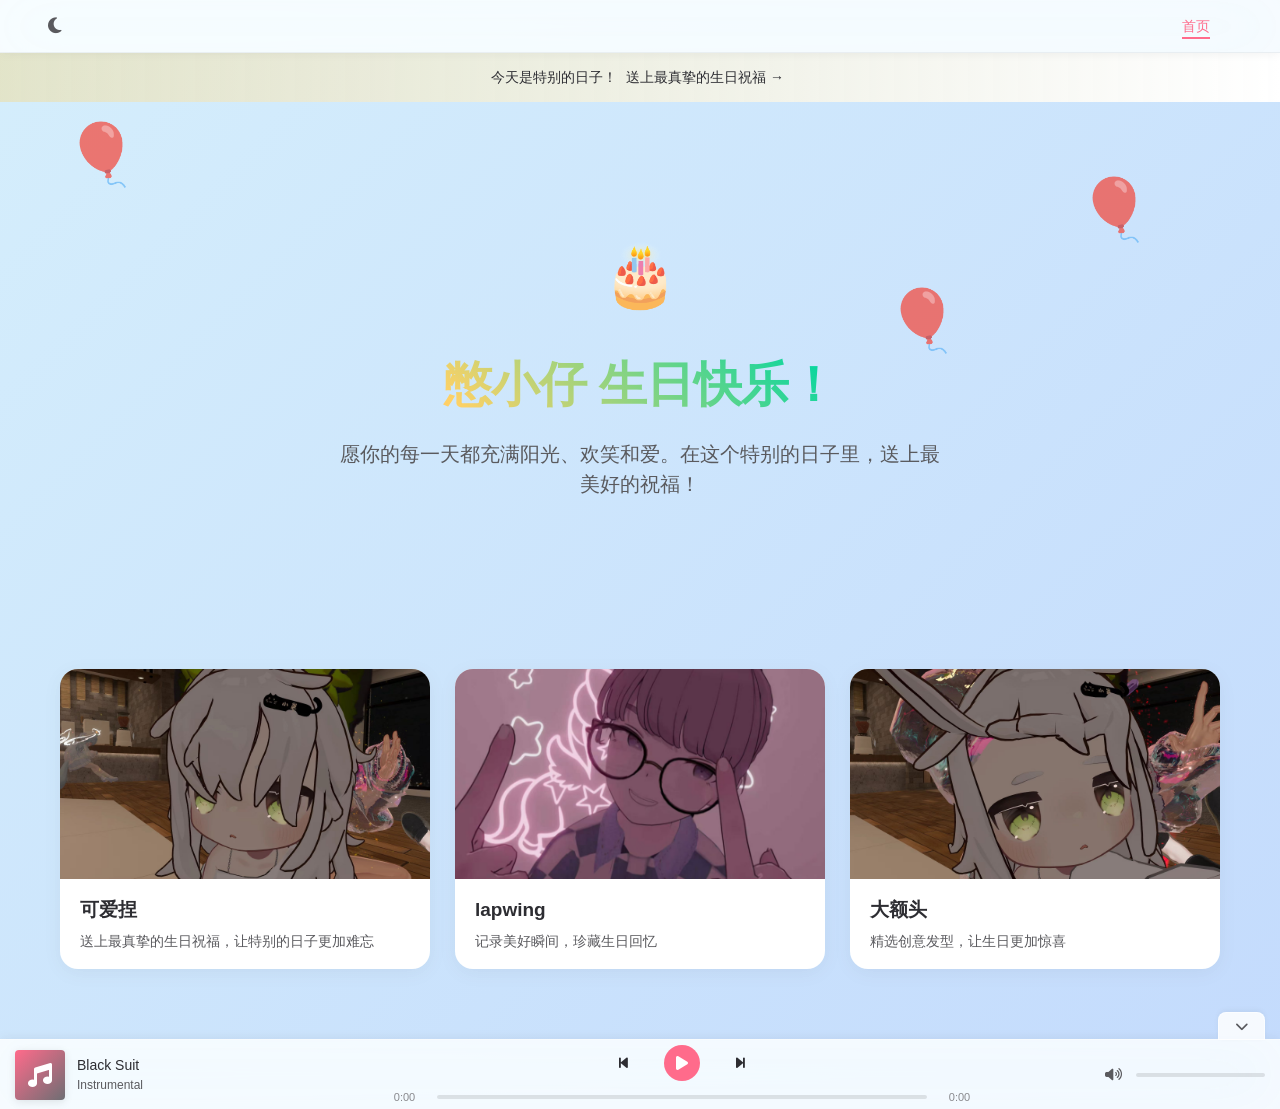
<file: birth.html>
<!DOCTYPE html>
<html lang="zh-CN">
<head>
    <meta charset="UTF-8">
    <meta name="viewport" content="width=device-width, initial-scale=1.0">
    <title>生日快乐！</title>
    <link rel="stylesheet" href="https://cdnjs.cloudflare.com/ajax/libs/font-awesome/6.4.0/css/all.min.css">
    <link rel="stylesheet" href="player.css">
    <style>
        :root {
            /* 亮色模式 - 欢快协调的颜色 */
            --bg-primary: #fff9fb;
            --bg-secondary: #ffffff;
            --text-primary: #2d2d32;
            --text-secondary: #5a5a5e;
            --text-tertiary: #8a8a8e;
            --accent-color: #ff6b8b;
            --card-shadow: 0 4px 20px rgba(0, 0, 0, 0.05);
            --transition: all 0.3s cubic-bezier(0.25, 0.1, 0.25, 1);
            --gradient-1: linear-gradient(135deg, #ff9a9e 0%, #fad0c4 100%);
            --gradient-2: linear-gradient(135deg, #ffecd2 0%, #fcb69f 100%);
            --gradient-3: linear-gradient(135deg, #a1c4fd 0%, #c2e9fb 100%);
            --gradient-4: linear-gradient(135deg, #ff9a9e 0%, #fecfef 100%);
            
            /* 生日主题色 - 更欢快的调色板 */
            --birthday-primary: #ff6b8b;
            --birthday-secondary: #ffd166;
            --birthday-tertiary: #06d6a0;
            --birthday-accent: #5d8bf4;
            
            /* 公告横幅专用变量 */
            --banner-gradient-light: linear-gradient(90deg, #ffd16655 0%, #ffffff 100%);
            --banner-text-color: #2d2d32;
            --banner-link-color: #2d2d32;
            --banner-link-hover-color: rgba(45, 45, 50, 0.8);
        }

        .dark-mode {
            /* 暗色模式 - 深紫色和深蓝主题，低亮度但保持协调 */
            --bg-primary: #1a1a2e;
            --bg-secondary: #16213e;
            --text-primary: #f0f0f5;
            --text-secondary: #b8b8bf;
            --text-tertiary: #8a8a95;
            --accent-color: #9d4edd;
            --card-shadow: 0 4px 20px rgba(0, 0, 0, 0.3);
            
            /* 暗色模式渐变 - 深紫色和深蓝色 */
            --gradient-1: linear-gradient(135deg, #4a1e6a 0%, #6d3b9e 100%);
            --gradient-2: linear-gradient(135deg, #2d1b69 0%, #5d3a9b 100%);
            --gradient-3: linear-gradient(135deg, #1a237e 0%, #3949ab 100%);
            --gradient-4: linear-gradient(135deg, #311b92 0%, #673ab7 100%);
            
            /* 暗色模式生日主题色 */
            --birthday-primary: #9d4edd;
            --birthday-secondary: #ff9e00;
            --birthday-tertiary: #00b894;
            --birthday-accent: #5d8bf4;
            
            /* 暗色模式下的公告横幅变量 */
            --banner-gradient-light: linear-gradient(90deg, #5d3a9b55 0%, #16213e 100%);
            --banner-text-color: #f0f0f5;
            --banner-link-color: #f0f0f5;
            --banner-link-hover-color: rgba(240, 240, 245, 0.8);
        }

        * {
            margin: 0;
            padding: 0;
            box-sizing: border-box;
            font-family: -apple-system, BlinkMacSystemFont, "SF Pro Text", "Helvetica Neue", sans-serif;
        }
        
        /* 页面加载动画 */
        @keyframes fadeIn {
            from { opacity: 0; transform: translateY(20px); }
            to { opacity: 1; transform: translateY(0); }
        }
        
        /* 全局过渡效果 */
        body, nav, .announcement-banner, .category-card, .featured-card,
        .site-map-links a, .assistance-item a, .player-btn,
        .progress-container, .volume-slider, .album-cover,
        .hero, .hero h1, .assistance-item, .featured-section, 
        .featured-section .section-title, .featured-card, 
        .featured-card h3, .featured-card h3 a,
        .featured-card .date, .featured-card .excerpt,
        .site-map-section h3, .site-map-links li, .site-map-links a {
            transition: var(--transition);
        }
        
        body {
            background-color: var(--bg-primary);
            color: var(--text-primary);
            line-height: 1.47059;
            padding-bottom: 80px;
            opacity: 0;
            animation: fadeIn 0.8s ease-out forwards;
            position: relative;
            overflow-x: hidden;
        }
        
        /* 全屏背景动画 - 根据主题调整 */
        body::before {
            content: '';
            position: fixed;
            top: 0;
            left: 0;
            width: 100%;
            height: 100%;
            z-index: -1;
            background: linear-gradient(-45deg, #ff9a9e, #fad0c4, #a1c4fd, #c2e9fb);
            background-size: 400% 400%;
            animation: gradientBG 15s ease infinite;
            opacity: 0.7;
        }
        
        .dark-mode body::before {
            background: linear-gradient(-45deg, #4a1e6a, #2d1b69, #1a237e, #311b92);
            background-size: 400% 400%;
            animation: gradientBG 15s ease infinite;
            opacity: 0.8;
        }
        
        @keyframes gradientBG {
            0% {
                background-position: 0% 50%;
            }
            50% {
                background-position: 100% 50%;
            }
            100% {
                background-position: 0% 50%;
            }
        }
        
        .container {
            max-width: 1200px;
            margin: 0 auto;
            padding: 0 20px;
            position: relative;
            z-index: 1;
        }
        
        /* 导航栏样式 */
        nav {
            background-color: rgba(255, 255, 255, 0.85);
            backdrop-filter: blur(30px) saturate(180%);
            -webkit-backdrop-filter: blur(30px) saturate(180%);
            padding: 0 20px;
            position: sticky;
            top: 0;
            z-index: 100;
            border-bottom: 1px solid rgba(0, 0, 0, 0.05);
            box-shadow: 0 1px 10px rgba(0, 0, 0, 0.05);
        }

        .dark-mode nav {
            background-color: rgba(26, 26, 46, 0.85);
            border-bottom: 1px solid rgba(255, 255, 255, 0.05);
            box-shadow: 0 1px 10px rgba(0, 0, 0, 0.2);
        }
        
        .nav-container {
            display: flex;
            justify-content: space-between;
            align-items: center;
            height: 52px;
            max-width: 1200px;
            margin: 0 auto;
        }
        
        .theme-toggle {
            display: flex;
            align-items: center;
            margin-right: 20px;
            cursor: pointer;
            background: none;
            border: none;
            color: var(--text-secondary);
            font-size: 18px;
            padding: 8px;
            border-radius: 50%;
            transition: var(--transition);
        }
        
        .theme-toggle:hover {
            background-color: rgba(0, 0, 0, 0.05);
            transform: rotate(15deg);
        }
        
        .dark-mode .theme-toggle:hover {
            background-color: rgba(255, 255, 255, 0.1);
        }
        
        .nav-links {
            display: flex;
            list-style: none;
        }
        
        .nav-links li {
            margin-right: 30px;
            position: relative;
        }
        
        .nav-links a {
            text-decoration: none;
            color: var(--text-primary);
            font-size: 14px;
            font-weight: 400;
            opacity: 0.8;
            padding: 5px 0;
            position: relative;
            transition: var(--transition);
        }
        
        .nav-links a::after {
            content: '';
            position: absolute;
            width: 0;
            height: 2px;
            bottom: 0;
            left: 0;
            background: var(--accent-color);
            transition: var(--transition);
        }
        
        .nav-links a:hover {
            opacity: 1;
        }
        
        .nav-links a:hover::after {
            width: 100%;
        }
        
        .nav-links a.active {
            opacity: 1;
            color: var(--accent-color);
        }
        
        .nav-links a.active::after {
            width: 100%;
        }
        
        /* 公告横幅 */
        .announcement-banner {
            background: var(--banner-gradient-light);
            text-align: center;
            padding: 14px 0;
            font-size: 14px;
            color: var(--banner-text-color);
            position: relative;
            overflow: hidden;
            transition: background 0.5s ease, color 0.5s ease;
        }
        
        .announcement-banner::before {
            content: '';
            position: absolute;
            top: 0;
            left: -100%;
            width: 100%;
            height: 100%;
            background: linear-gradient(90deg, transparent, rgba(255, 255, 255, 0.2), transparent);
            animation: shimmer 3s infinite;
        }
        
        .dark-mode .announcement-banner::before {
            background: linear-gradient(90deg, transparent, rgba(157, 78, 221, 0.2), transparent);
        }
        
        @keyframes shimmer {
            0% { left: -100%; }
            100% { left: 100%; }
        }
        
        .announcement-banner a {
            color: var(--banner-link-color);
            text-decoration: none;
            font-weight: 500;
            position: relative;
            padding: 0 5px;
            transition: color 0.3s ease;
        }
        
        .announcement-banner a::after {
            content: '';
            position: absolute;
            width: 0;
            height: 1px;
            bottom: -2px;
            left: 0;
            background: var(--banner-link-color);
            transition: var(--transition);
        }
        
        .announcement-banner a:hover {
            color: var(--banner-link-hover-color);
        }
        
        .announcement-banner a:hover::after {
            width: 100%;
        }
        
        /* 主标语区域 */
        .hero {
            text-align: center;
            padding: 100px 0 80px;
            position: relative;
            overflow: hidden;
        }
        
        .hero h1 {
            font-size: 48px;
            font-weight: 600;
            margin-bottom: 20px;
            letter-spacing: -0.5px;
            position: relative;
            background: linear-gradient(45deg, var(--birthday-primary), var(--birthday-secondary), var(--birthday-tertiary), var(--birthday-accent));
            -webkit-background-clip: text;
            -webkit-text-fill-color: transparent;
            background-clip: text;
            animation: textGlow 3s ease-in-out infinite alternate;
        }
        
        @keyframes textGlow {
            0% { filter: drop-shadow(0 0 5px rgba(255, 107, 139, 0.3)); }
            100% { filter: drop-shadow(0 0 10px rgba(255, 158, 0, 0.6)); }
        }
        
        .hero p {
            font-size: 20px;
            color: var(--text-secondary);
            max-width: 600px;
            margin: 0 auto 30px;
        }
        
        .assistance-section {
            display: flex;
            justify-content: center;
            gap: 30px;
            margin-top: 30px;
            position: relative;
        }
        
        .assistance-item {
            display: flex;
            align-items: center;
            font-size: 16px;
            color: var(--text-secondary);
            padding: 10px 20px;
            border-radius: 20px;
            background: var(--bg-secondary);
            box-shadow: 0 4px 15px rgba(0, 0, 0, 0.05);
            transition: var(--transition);
        }
        
        .dark-mode .assistance-item {
            box-shadow: 0 4px 15px rgba(0, 0, 0, 0.2);
        }
        
        .assistance-item:hover {
            transform: translateY(-3px);
            box-shadow: 0 8px 20px rgba(0, 0, 0, 0.1);
        }
        
        .dark-mode .assistance-item:hover {
            box-shadow: 0 8px 20px rgba(0, 0, 0, 0.3);
        }
        
        .assistance-item a {
            color: var(--accent-color);
            text-decoration: none;
            margin-left: 8px;
            font-weight: 500;
            position: relative;
        }
        
        .assistance-item a::after {
            content: '';
            position: absolute;
            width: 0;
            height: 1px;
            bottom: -2px;
            left: 0;
            background: var(--accent-color);
            transition: var(--transition);
        }
        
        .assistance-item a:hover::after {
            width: 100%;
        }
        
        /* 图片展示网格 */
        .image-gallery {
            display: grid;
            grid-template-columns: repeat(auto-fill, minmax(280px, 1fr));
            gap: 25px;
            margin: 60px 0;
        }
        
        .image-card {
            background-color: var(--bg-secondary);
            border-radius: 18px;
            overflow: hidden;
            cursor: pointer;
            text-decoration: none;
            color: inherit;
            display: block;
            box-shadow: var(--card-shadow);
            position: relative;
            transition: var(--transition);
            height: 300px;
        }
        
        .image-card::before {
            content: '';
            position: absolute;
            top: 0;
            left: 0;
            width: 100%;
            height: 100%;
            background: var(--gradient-1);
            opacity: 0;
            transition: var(--transition);
        }
        
        .image-card:nth-child(2)::before {
            background: var(--gradient-2);
        }
        
        .image-card:nth-child(3)::before {
            background: var(--gradient-3);
        }
        
        .image-card:nth-child(4)::before {
            background: var(--gradient-4);
        }
        
        .image-card:hover {
            transform: translateY(-8px) scale(1.03);
            box-shadow: 0 15px 30px rgba(0,0,0,0.1);
        }
        
        .dark-mode .image-card:hover {
            box-shadow: 0 15px 30px rgba(0,0,0,0.3);
        }
        
        .image-card:hover::before {
            opacity: 0.1;
        }
        
        .image-container {
            width: 100%;
            height: 70%;
            overflow: hidden;
            position: relative;
        }
        
        .image-container img {
            width: 100%;
            height: 100%;
            object-fit: cover;
            transition: var(--transition);
        }
        
        .image-card:hover .image-container img {
            transform: scale(1.1);
        }
        
        .image-content {
            padding: 20px;
            height: 30%;
            display: flex;
            flex-direction: column;
            justify-content: center;
            position: relative;
            z-index: 1;
        }
        
        .image-content h3 {
            font-size: 19px;
            margin-bottom: 8px;
            font-weight: 600;
        }
        
        .image-content p {
            color: var(--text-secondary);
            font-size: 14px;
            line-height: 1.4;
        }
        
       
        
        /* 响应式设计 */
        @media (max-width: 768px) {
            .nav-links {
                display: none;
            }
            
            .hero h1 {
                font-size: 36px;
            }
            
            .image-gallery {
                grid-template-columns: repeat(2, 1fr);
            }
            
            .site-map {
                grid-template-columns: 1fr;
            }
            
            .assistance-section {
                flex-direction: column;
                align-items: center;
                gap: 15px;
            }
        }
        
        /* 滚动动画 */
        .fade-in {
            opacity: 0;
            transform: translateY(30px);
            transition: opacity 0.6s ease, transform 0.6s ease;
        }
        
        .fade-in.visible {
            opacity: 1;
            transform: translateY(0);
        }
        
        /* 生日特别样式 */
        .birthday-balloon {
            position: absolute;
            z-index: -1;
            opacity: 0.7;
            font-size: 60px;
            animation: float 8s ease-in-out infinite;
        }
        
        .balloon-1 {
            top: 10%;
            left: 5%;
            animation-delay: 0s;
        }
        
        .balloon-2 {
            top: 15%;
            right: 10%;
            animation-delay: 1s;
        }
        
        .balloon-3 {
            bottom: 20%;
            left: 15%;
            animation-delay: 2s;
        }
        
        .balloon-4 {
            top: 25%;
            right: 25%;
            animation-delay: 3s;
        }
        
        .balloon-5 {
            bottom: 30%;
            right: 15%;
            animation-delay: 4s;
        }
        
        @keyframes float {
            0% { transform: translateY(0) rotate(0deg) scale(1); }
            50% { transform: translateY(-30px) rotate(5deg) scale(1.2); }
            100% { transform: translateY(0) rotate(0deg) scale(1); }
        }
        
        .confetti {
            position: fixed;
            width: 12px;
            height: 12px;
            opacity: 0.8;
            z-index: 999;
            font-size: 20px;
            pointer-events: none;
        }
        
        .birthday-cake {
            text-align: center;
            margin: 30px 0;
            font-size: 60px;
            animation: cakePulse 2s infinite;
        }
        
        @keyframes cakePulse {
            0% { transform: scale(1); }
            50% { transform: scale(1.1); }
            100% { transform: scale(1); }
        }
        
        /* 图片加载状态 */
        .image-loading {
            background: linear-gradient(90deg, #f0f0f0 25%, #e0e0e0 50%, #f0f0f0 75%);
            background-size: 200% 100%;
            animation: loading 1.5s infinite;
        }
        
        .dark-mode .image-loading {
            background: linear-gradient(90deg, #2a2a3a 25%, #3a3a4a 50%, #2a2a3a 75%);
        }
        
        @keyframes loading {
            0% { background-position: 200% 0; }
            100% { background-position: -200% 0; }
        }
    </style>
</head>
<body class="light-mode">
    <!-- 生日气球（增大尺寸） -->
    <div class="birthday-balloon balloon-1">🎈</div>
    <div class="birthday-balloon balloon-2">🎈</div>
    <div class="birthday-balloon balloon-3">🎈</div>
    <div class="birthday-balloon balloon-4">🎈</div>
    <div class="birthday-balloon balloon-5">🎈</div>
    
    <!-- 导航栏 -->
    <nav>
        <div class="nav-container">
            <button class="theme-toggle" id="themeToggle">
                <i class="fas fa-moon"></i>
            </button>
            <ul class="nav-links">
                <li><a href="main.html" class="active">首页</a></li>
            </ul>
        </div>
    </nav>

    <!-- 公告横幅 -->
    <div class="announcement-banner">
        今天是特别的日子！ <a href="wishes.html">送上最真挚的生日祝福 →</a>
    </div>

    <div class="container">
        <!-- 主标语区域 -->
        <section class="hero">
            <div class="birthday-cake">🎂</div>
            <h1>憋小仔 生日快乐！</h1>
            <p>愿你的每一天都充满阳光、欢笑和爱。在这个特别的日子里，送上最美好的祝福！</p>
        </section>

        <!-- 图片展示网格 -->
        <section class="image-gallery">
            <a href="wishes.html" class="image-card fade-in">
                <div class="image-container">
                    <img src="PIC/others/1.jpg" alt="生日祝福" onerror="this.src='[data-uri]'">
                </div>
                <div class="image-content">
                    <h3>可爱捏</h3>
                    <p>送上最真挚的生日祝福，让特别的日子更加难忘</p>
                </div>
            </a>
            <a href="gallery.html" class="image-card fade-in">
                <div class="image-container">
                    <img src="PIC/others/2.jpg" alt="生日相册" onerror="this.src='[data-uri]'">
                </div>
                <div class="image-content">
                    <h3>lapwing</h3>
                    <p>记录美好瞬间，珍藏生日回忆</p>
                </div>
            </a>
            <a href="gifts.html" class="image-card fade-in">
                <div class="image-container">
                    <img src="PIC/others/3.jpg" alt="礼物推荐" onerror="this.src='[data-uri]'">
                </div>
                <div class="image-content">
                    <h3>大额头</h3>
                    <p>精选创意发型，让生日更加惊喜</p>
                </div>
            </a>
        </section>

      
    </div>

    <script>
        // 主题切换功能
        const themeToggle = document.getElementById('themeToggle');
        const body = document.body;
        const themeIcon = themeToggle.querySelector('i');

        // 检查本地存储中的主题偏好
        if (localStorage.getItem('theme') === 'dark') {
            body.classList.add('dark-mode');
            themeIcon.className = 'fas fa-sun';
        }

        themeToggle.addEventListener('click', () => {
            body.classList.toggle('dark-mode');

            if (body.classList.contains('dark-mode')) {
                localStorage.setItem('theme', 'dark');
                themeIcon.className = 'fas fa-sun';
            } else {
                localStorage.setItem('theme', 'light');
                themeIcon.className = 'fas fa-moon';
            }
        });

        // 交互效果
        document.querySelectorAll('.image-card').forEach(card => {
            card.addEventListener('click', function (e) {
                const categoryName = this.querySelector('h3').textContent;
                console.log(`导航到 ${categoryName} 分类页面`);
            });
        });

        // 滚动动画效果
        const fadeElements = document.querySelectorAll('.fade-in');
        
        const fadeInObserver = new IntersectionObserver((entries) => {
            entries.forEach(entry => {
                if (entry.isIntersecting) {
                    entry.target.classList.add('visible');
                    fadeInObserver.unobserve(entry.target);
                }
            });
        }, { threshold: 0.1 });
        
        fadeElements.forEach(element => {
            fadeInObserver.observe(element);
        });

        // 导航栏滚动效果
        let lastScrollY = window.scrollY;
        const nav = document.querySelector('nav');
        
        window.addEventListener('scroll', () => {
            if (window.scrollY > lastScrollY && window.scrollY > 100) {
                nav.style.transform = 'translateY(-100%)';
            } else {
                nav.style.transform = 'translateY(0)';
            }
            
            lastScrollY = window.scrollY;
        });

        // 创建彩色纸屑效果（从导航栏处释放）
        function createConfetti() {
            const colors = ['#ff6b8b', '#ffd166', '#06d6a0', '#5d8bf4', '#9d4edd'];
            const symbols = ['❄️', '✨', '⭐', '💫', '🎉', '🎊', '🎈', '💖', '💝'];
            const container = document.body;
            
            // 增加纸屑数量
            for (let i = 0; i < 100; i++) {
                const confetti = document.createElement('div');
                confetti.className = 'confetti';
                
                // 设置纸屑位置在导航栏处（屏幕顶部）
                confetti.style.left = Math.random() * 100 + 'vw';
                confetti.style.top = '0px';
                
                // 随机选择纸屑符号
                confetti.textContent = symbols[Math.floor(Math.random() * symbols.length)];
                
                // 随机设置颜色
                confetti.style.color = colors[Math.floor(Math.random() * colors.length)];
                
                // 随机设置动画持续时间（3-6秒）
                const duration = Math.random() * 3 + 3;
                
                // 设置动画
                confetti.style.animation = `fall ${duration}s linear forwards`;
                
                // 添加纸屑到页面
                container.appendChild(confetti);
                
                // 动画结束后删除纸屑
                setTimeout(() => {
                    confetti.remove();
                }, duration * 1000);
            }
            
            // 添加下落动画
            const style = document.createElement('style');
            style.textContent = `
                @keyframes fall {
                    0% { 
                        transform: translateY(0) rotate(0deg); 
                        opacity: 1;
                    }
                    100% { 
                        transform: translateY(100vh) rotate(${Math.random() > 0.5 ? '' : '-'}360deg); 
                        opacity: 0;
                    }
                }
            `;
            document.head.appendChild(style);
        }
        
        // 页面加载后创建纸屑
        window.addEventListener('load', () => {
            createConfetti();
            
            // 每5秒创建一次纸屑
            setInterval(createConfetti, 5000);
        });
        
        // 图片加载错误处理
        document.querySelectorAll('.image-container img').forEach(img => {
            img.addEventListener('error', function() {
                console.log('图片加载失败: ' + this.src);
            });
        });
    </script>
    
    <!-- 音乐播放器 -->
    <div id="music-player">
        <button class="hide-player-btn" title="隐藏/显示播放栏">
            <i class="fas fa-chevron-down"></i>
        </button>
        
        <!-- 歌曲信息 -->
        <div class="player-info">
            <div class="player-album-cover">
                <i class="fas fa-music"></i>
            </div>
            <div class="song-details">
                <div class="song-title">歌曲名称</div>
                <div class="song-artist">艺术家</div>
            </div>
        </div>
        
        <!-- 播放控制 -->
        <div class="player-controls">
            <div class="controls-buttons">
                <button class="control-btn prev-btn" title="上一首">
                    <i class="fas fa-step-backward"></i>
                </button>
                <button class="control-btn play-btn" title="播放/暂停">
                    <i class="fas fa-play"></i>
                </button>
                <button class="control-btn next-btn" title="下一首">
                    <i class="fas fa-step-forward"></i>
                </button>
            </div>
            <div class="progress-container">
                <span class="time-display current-time">0:00</span>
                <input type="range" class="progress-bar" min="0" max="100" value="0">
                <span class="time-display total-time">0:00</span>
            </div>
        </div>
        
        <!-- 音量控制 -->
        <div class="volume-container">
            <button class="volume-btn" title="静音">
                <i class="fas fa-volume-high"></i>
            </button>
            <input type="range" class="volume-slider" min="0" max="100" value="80">
        </div>
    </div>
    
    <script src="player.js"></script>
</body>
</html>
</file>
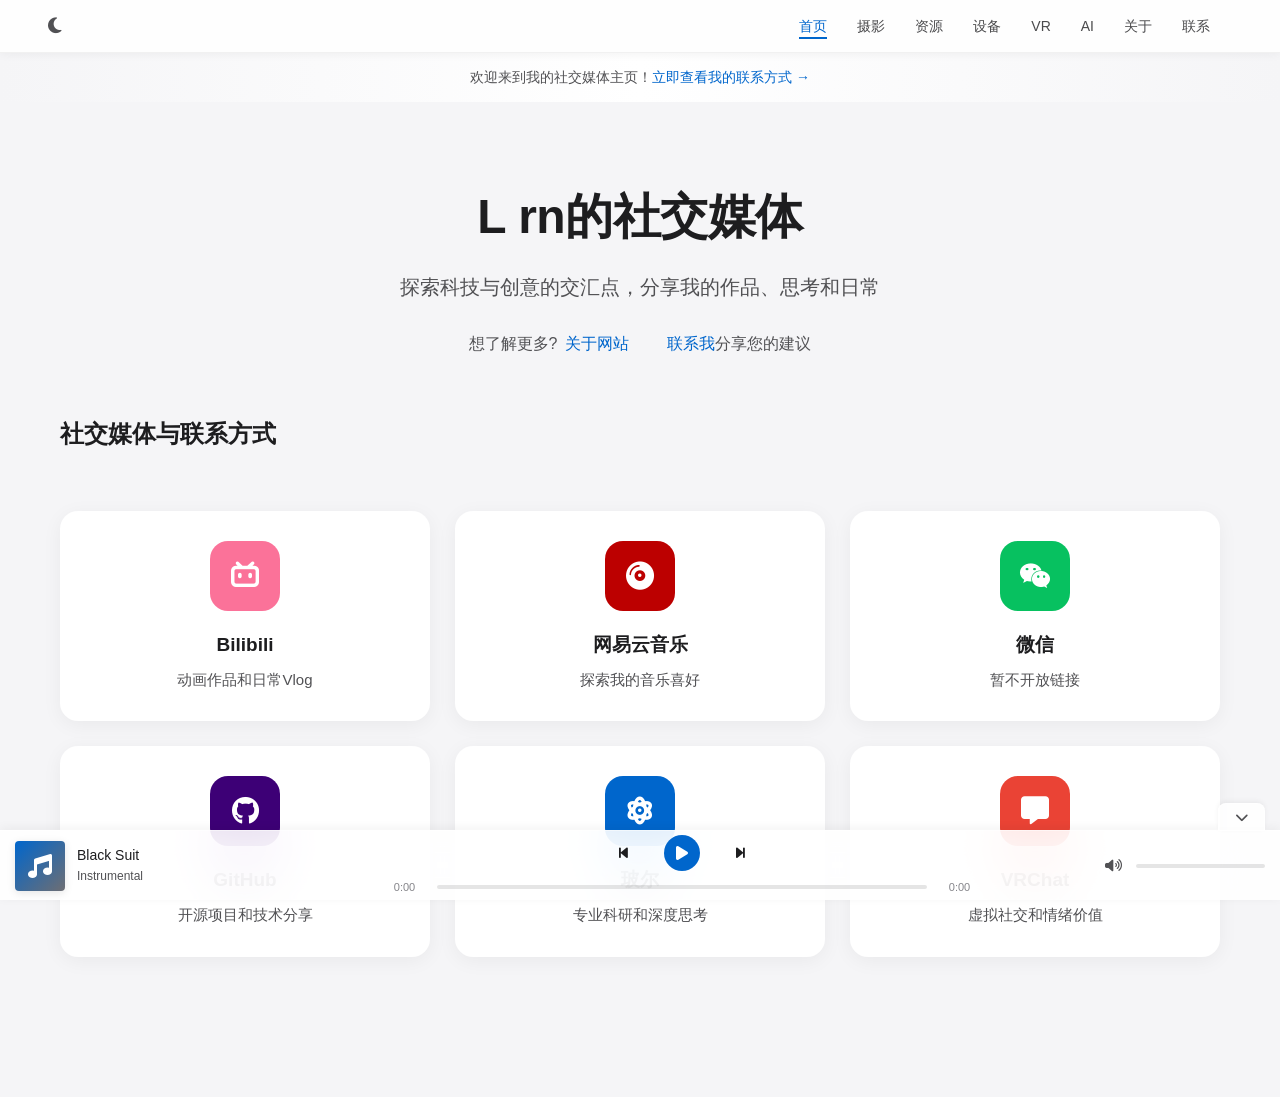
<file: contact.html>
<!DOCTYPE html>
<html lang="zh-CN">
<head>
    <meta charset="UTF-8">
    <meta name="viewport" content="width=device-width, initial-scale=1.0">
    <title>L rn的社交媒体</title>
    <link rel="stylesheet" href="https://cdnjs.cloudflare.com/ajax/libs/font-awesome/6.4.0/css/all.min.css">
    <link rel="stylesheet" href="player.css">
    <style>
        :root {
            --bg-primary: #f5f5f7;
            --bg-secondary: #ffffff;
            --text-primary: #1d1d1f;
            --text-secondary: #515154;
            --text-tertiary: #86868b;
            --accent-color: #06c;
            --card-shadow: 0 4px 20px rgba(0, 0, 0, 0.05);
            --transition: all 0.3s cubic-bezier(0.25, 0.1, 0.25, 1);
            --gradient-1: linear-gradient(135deg, #667eea 0%, #764ba2 100%);
            --gradient-2: linear-gradient(135deg, #f093fb 0%, #f5576c 100%);
            --gradient-3: linear-gradient(135deg, #4facfe 0%, #00f2fe 100%);
            --gradient-4: linear-gradient(135deg, #43e97b 0%, #38f9d7 100%);
            
            /* 公告横幅专用变量 - 亮色模式 */
            --banner-gradient-light: linear-gradient(90deg, #acacac55 0%, #ffffff 100%);
            --banner-gradient-dark: linear-gradient(90deg, #262626 0%, #000000 100%);
            --banner-text-color: #1d1d1f; /* 亮色模式下为黑色 */
            --banner-link-color: #1d1d1f; /* 亮色模式下为黑色 */
            --banner-link-hover-color: rgba(29, 29, 31, 0.8); /* 亮色模式下为深灰色 */
        }

        .dark-mode {
            --bg-primary: #000;
            --bg-secondary: #1d1d1f;
            --text-primary: #f5f5f7;
            --text-secondary: #a1a1a6;
            --text-tertiary: #6e6e73;
            --accent-color: #2997ff;
            --card-shadow: 0 4px 20px rgba(0, 0, 0, 0.2);
            --gradient-1: linear-gradient(135deg, #2c3e50 0%, #3498db 100%);
            --gradient-2: linear-gradient(135deg, #8e44ad 0%, #c0392b 100%);
            --gradient-3: linear-gradient(135deg, #16a085 0%, #f4d03f 100%);
            --gradient-4: linear-gradient(135deg, #2980b9 0%, #2c3e50 100%);
            
            /* 暗色模式下的公告横幅变量 */
            --banner-gradient-light: var(--banner-gradient-dark);
            --banner-text-color: #f5f5f7; /* 暗色模式下为白色 */
            --banner-link-color: #f5f5f7; /* 暗色模式下为白色 */
            --banner-link-hover-color: rgba(245, 245, 247, 0.8); /* 暗色模式下为浅灰色 */
        }

        * {
            margin: 0;
            padding: 0;
            box-sizing: border-box;
            font-family: -apple-system, BlinkMacSystemFont, "SF Pro Text", "Helvetica Neue", sans-serif;
        }
        
        /* 全局过渡效果 */
        body, nav, .announcement-banner, .category-card, .featured-card,
        .site-map-links a, .assistance-item a, .player-btn,
        .progress-container, .volume-slider, .album-cover,
        .hero, .hero h1, .assistance-item, .featured-section, 
        .featured-section .section-title, .featured-card, 
        .featured-card h3, .featured-card h3 a,
        .featured-card .date, .featured-card .excerpt,
        .site-map-section h3, .site-map-links li, .site-map-links a,
        .social-links, .social-card {
            transition: var(--transition);
        }
        
        body {
            background-color: var(--bg-primary);
            color: var(--text-primary);
            line-height: 1.47059;
            padding-bottom: 80px;
            min-height: 100vh;
        }
        
        .container {
            max-width: 1200px;
            margin: 0 auto;
            padding: 0 20px;
        }
        
        /* 导航栏样式 - 苹果风格增强 */
        nav {
            background-color: rgba(255, 255, 255, 0.85);
            backdrop-filter: blur(30px) saturate(180%);
            -webkit-backdrop-filter: blur(30px) saturate(180%);
            padding: 0 20px;
            position: sticky;
            top: 0;
            z-index: 100;
            border-bottom: 1px solid rgba(0, 0, 0, 0.05);
            box-shadow: 0 1px 10px rgba(0, 0, 0, 0.05);
        }

        .dark-mode nav {
            background-color: rgba(29, 29, 31, 0.85);
            border-bottom: 1px solid rgba(255, 255, 255, 0.05);
            box-shadow: 0 1px 10px rgba(0, 0, 0, 0.2);
        }
        
        .nav-container {
            display: flex;
            justify-content: space-between;
            align-items: center;
            height: 52px;
            max-width: 1200px;
            margin: 0 auto;
        }
        
        .theme-toggle {
            display: flex;
            align-items: center;
            margin-right: 20px;
            cursor: pointer;
            background: none;
            border: none;
            color: var(--text-secondary);
            font-size: 18px;
            padding: 8px;
            border-radius: 50%;
            transition: var(--transition);
        }
        
        .theme-toggle:hover {
            background-color: rgba(0, 0, 0, 0.05);
            transform: rotate(15deg);
        }
        
        .dark-mode .theme-toggle:hover {
            background-color: rgba(255, 255, 255, 0.1);
        }
        
        .nav-links {
            display: flex;
            list-style: none;
        }
        
        .nav-links li {
            margin-right: 30px;
            position: relative;
        }
        
        .nav-links a {
            text-decoration: none;
            color: var(--text-primary);
            font-size: 14px;
            font-weight: 400;
            opacity: 0.8;
            padding: 5px 0;
            position: relative;
            transition: var(--transition);
        }
        
        .nav-links a::after {
            content: '';
            position: absolute;
            width: 0;
            height: 2px;
            bottom: 0;
            left: 0;
            background: var(--accent-color);
            transition: var(--transition);
        }
        
        .nav-links a:hover {
            opacity: 1;
        }
        
        .nav-links a:hover::after {
            width: 100%;
        }
        
        .nav-links a.active {
            opacity: 1;
            color: var(--accent-color);
        }
        
        .nav-links a.active::after {
            width: 100%;
        }
        
        /* 公告横幅 */
        .announcement-banner {
            background: linear-gradient(to right, #f5f5f7, #fff, #f5f5f7);
            text-align: center;
            padding: 14px 0;
            font-size: 14px;
            color: var(--text-secondary);
        }

        .dark-mode .announcement-banner {
            background: linear-gradient(to right, #000, #1d1d1f, #000);
        }
        
        .announcement-banner a {
            color: var(--accent-color);
            text-decoration: none;
            font-weight: 500;
        }
        
        /* 主标语区域 */
        .hero {
            text-align: center;
            padding: 80px 0 60px;
            background-color: var(--bg-primary);
        }
        
        .hero h1 {
            font-size: 48px;
            font-weight: 600;
            margin-bottom: 20px;
            letter-spacing: -0.5px;
        }
        
        .hero p {
            font-size: 20px;
            color: var(--text-secondary);
            max-width: 600px;
            margin: 0 auto 30px;
            line-height: 1.5;
        }
        
        .assistance-section {
            display: flex;
            justify-content: center;
            gap: 30px;
            margin-top: 30px;
        }
        
        .assistance-item {
            display: flex;
            align-items: center;
            font-size: 16px;
            color: var(--text-secondary);
        }
        
        .assistance-item a {
            color: var(--accent-color);
            text-decoration: none;
            margin-left: 8px;
            font-weight: 500;
        }
        
        /* 社交媒体链接网格 */
        .social-links {
            display: grid;
            grid-template-columns: repeat(auto-fill, minmax(280px, 1fr));
            gap: 25px;
            margin: 60px 0;
        }
        
        .social-card {
            background-color: var(--bg-secondary);
            border-radius: 18px;
            padding: 30px;
            text-align: center;
            cursor: pointer;
            text-decoration: none;
            color: inherit;
            display: block;
            box-shadow: var(--card-shadow);
            position: relative;
            overflow: hidden;
        }
        
        .social-card:hover {
            transform: translateY(-5px) scale(1.02);
            box-shadow: 0 10px 30px rgba(0,0,0,0.1);
        }
        
        .social-icon {
            width: 70px;
            height: 70px;
            margin: 0 auto 20px;
            display: flex;
            align-items: center;
            justify-content: center;
            border-radius: 18px;
            font-size: 28px;
            color: var(--bg-secondary);
        }
        
        /* 不同社交媒体平台的颜色 */
        .social-card.bilibili .social-icon {
            background-color: #FB7299;
        }
        
        .social-card.qq .social-icon {
            background-color: #bc0000;
        }
        
        .social-card.wechat .social-icon {
            background-color: #07C160;
        }
        
        .social-card.github .social-icon {
            background-color: #3d0076;
        }
        
        .social-card.zhihu .social-icon {
            background-color: #06c;
        }
        
        .social-card.email .social-icon {
            background-color: #EA4335;
        }
        
        .social-card h3 {
            font-size: 19px;
            margin-bottom: 10px;
            font-weight: 600;
        }
        
        .social-card p {
            color: var(--text-secondary);
            font-size: 15px;
            line-height: 1.5;
        }
        
        /* 响应式设计 */
        @media (max-width: 768px) {
            .nav-links {
                display: none;
            }
            
            .hero h1 {
                font-size: 36px;
            }
            
            .hero p {
                font-size: 18px;
                padding: 0 15px;
            }
            
            .social-links {
                grid-template-columns: repeat(2, 1fr);
            }
            
            .assistance-section {
                flex-direction: column;
                gap: 15px;
            }
        }
        
        @media (max-width: 480px) {
            .social-links {
                grid-template-columns: 1fr;
            }
        }
    </style>
</head>
<body class="light-mode">
    <!-- 导航栏 -->
    <nav>
        <div class="nav-container">
            <button class="theme-toggle" id="themeToggle">
                <i class="fas fa-moon"></i>
            </button>
            <ul class="nav-links">
                <li><a href="main.html" class="active">首页</a></li>

                <li><a href="photography.html">摄影</a></li>
                <li><a href="tech.html">资源</a></li>
                <li><a href="devices.html">设备</a></li>
                <li><a href="vr.html">VR</a></li>
                <li><a href="ai.home.html">AI</a></li>
                <li><a href="about.html">关于</a></li>
                <li><a href="contact.html">联系</a></li>
            </ul>
        </div>
    </nav>

    <!-- 公告横幅 -->
    <div class="announcement-banner">
        欢迎来到我的社交媒体主页！<a/>立即查看我的联系方式 →</a>
    </div>

    <div class="container">
        <!-- 主标语区域 -->
        <section class="hero">
            <h1>L rn的社交媒体</h1>
            <p>探索科技与创意的交汇点，分享我的作品、思考和日常</p>
            <div class="assistance-section">
                <div class="assistance-item">
                    <span>想了解更多?</span>
                    <a href="about.html">关于网站</a>
                </div>
                <div class="assistance-item">
                    <a href="contact.html">联系我</a>
                    <span>分享您的建议</span>
                </div>
            </div>
        </section>

        <!-- 社交媒体链接网格 -->
        <section id="social-links">
            <h2 class="section-title">社交媒体与联系方式</h2>
            <div class="social-links">
                <a href="https://space.bilibili.com/3494363069941880?spm_id_from=333.1007.0.0" target="_blank" class="social-card bilibili">
                    <div class="social-icon">
                        <i class="fab fa-bilibili"></i>
                    </div>
                    <h3>Bilibili</h3>
                    <p>动画作品和日常Vlog</p>
                </a>
                <a href="https://music.163.com/#/user/home?id=5040004863" target="_blank" class="social-card qq">
                    <div class="social-icon">
                        <i class="fas fa-compact-disc"></i>
                    </div>
                    <h3>网易云音乐</h3>
                    <p>探索我的音乐喜好</p>
                </a>
                <a href="#" class="social-card wechat">
                    <div class="social-icon">
                        <i class="fab fa-weixin"></i>
                    </div>
                    <h3>微信</h3>
                    <p>暂不开放链接</p>
                </a>
                <a href="https://github.com/lrn-123456" target="_blank" class="social-card github">
                    <div class="social-icon">
                        <i class="fab fa-github"></i>
                    </div>
                    <h3>GitHub</h3>
                    <p>开源项目和技术分享</p>
                </a>
                <a href="https://www.bohrium.com/user/bohrl7bbfvuv" target="_blank" class="social-card zhihu">
                    <div class="social-icon">
                        <i class="fas fa-atom"></i>
                    </div>
                    <h3>玻尔</h3>
                    <p>专业科研和深度思考</p>
                </a>
                <a href="https://vrchat.com/home/user/usr_f2f91bda-89f0-4185-8d3b-209427efbfd1" target="_blank" class="social-card email">
                    <div class="social-icon">
                        <i class="fas fa-message"></i>
                    </div>
                    <h3>VRChat</h3>
                    <p>虚拟社交和情绪价值</p>
                </a>
            </div>
        </section>
    </div>

    <script>
        // 主题切换功能
        const themeToggle = document.getElementById('themeToggle');
        const body = document.body;
        const themeIcon = themeToggle.querySelector('i');

        // 检查本地存储中的主题偏好
        if (localStorage.getItem('theme') === 'dark') {
            body.classList.add('dark-mode');
            themeIcon.className = 'fas fa-sun';
        }

        themeToggle.addEventListener('click', () => {
            body.classList.toggle('dark-mode');

            if (body.classList.contains('dark-mode')) {
                localStorage.setItem('theme', 'dark');
                themeIcon.className = 'fas fa-sun';
            } else {
                localStorage.setItem('theme', 'light');
                themeIcon.className = 'fas fa-moon';
            }
        });

        // 交互效果
        document.querySelectorAll('.social-card').forEach(card => {
            card.addEventListener('click', function (e) {
                const platformName = this.querySelector('h3').textContent;
                console.log(`跳转到 ${platformName} 主页`);
            });
        });
    </script>
    
    <!-- 音乐播放器 -->
    <div id="music-player">
        <button class="hide-player-btn" title="隐藏/显示播放栏">
            <i class="fas fa-chevron-down"></i>
        </button>
        
        <!-- 歌曲信息 -->
        <div class="player-info">
            <div class="player-album-cover">
                <i class="fas fa-music"></i>
            </div>
            <div class="song-details">
                <div class="song-title">歌曲名称</div>
                <div class="song-artist">艺术家</div>
            </div>
        </div>
        
        <!-- 播放控制 -->
        <div class="player-controls">
            <div class="controls-buttons">
                <button class="control-btn prev-btn" title="上一首">
                    <i class="fas fa-step-backward"></i>
                </button>
                <button class="control-btn play-btn" title="播放/暂停">
                    <i class="fas fa-play"></i>
                </button>
                <button class="control-btn next-btn" title="下一首">
                    <i class="fas fa-step-forward"></i>
                </button>
            </div>
            <div class="progress-container">
                <span class="time-display current-time">0:00</span>
                <input type="range" class="progress-bar" min="0" max="100" value="0">
                <span class="time-display total-time">0:00</span>
            </div>
        </div>
        
        <!-- 音量控制 -->
        <div class="volume-container">
            <button class="volume-btn" title="静音">
                <i class="fas fa-volume-high"></i>
            </button>
            <input type="range" class="volume-slider" min="0" max="100" value="80">
        </div>
    </div>
    
    <script src="player.js"></script>
</body>
</html>
</file>
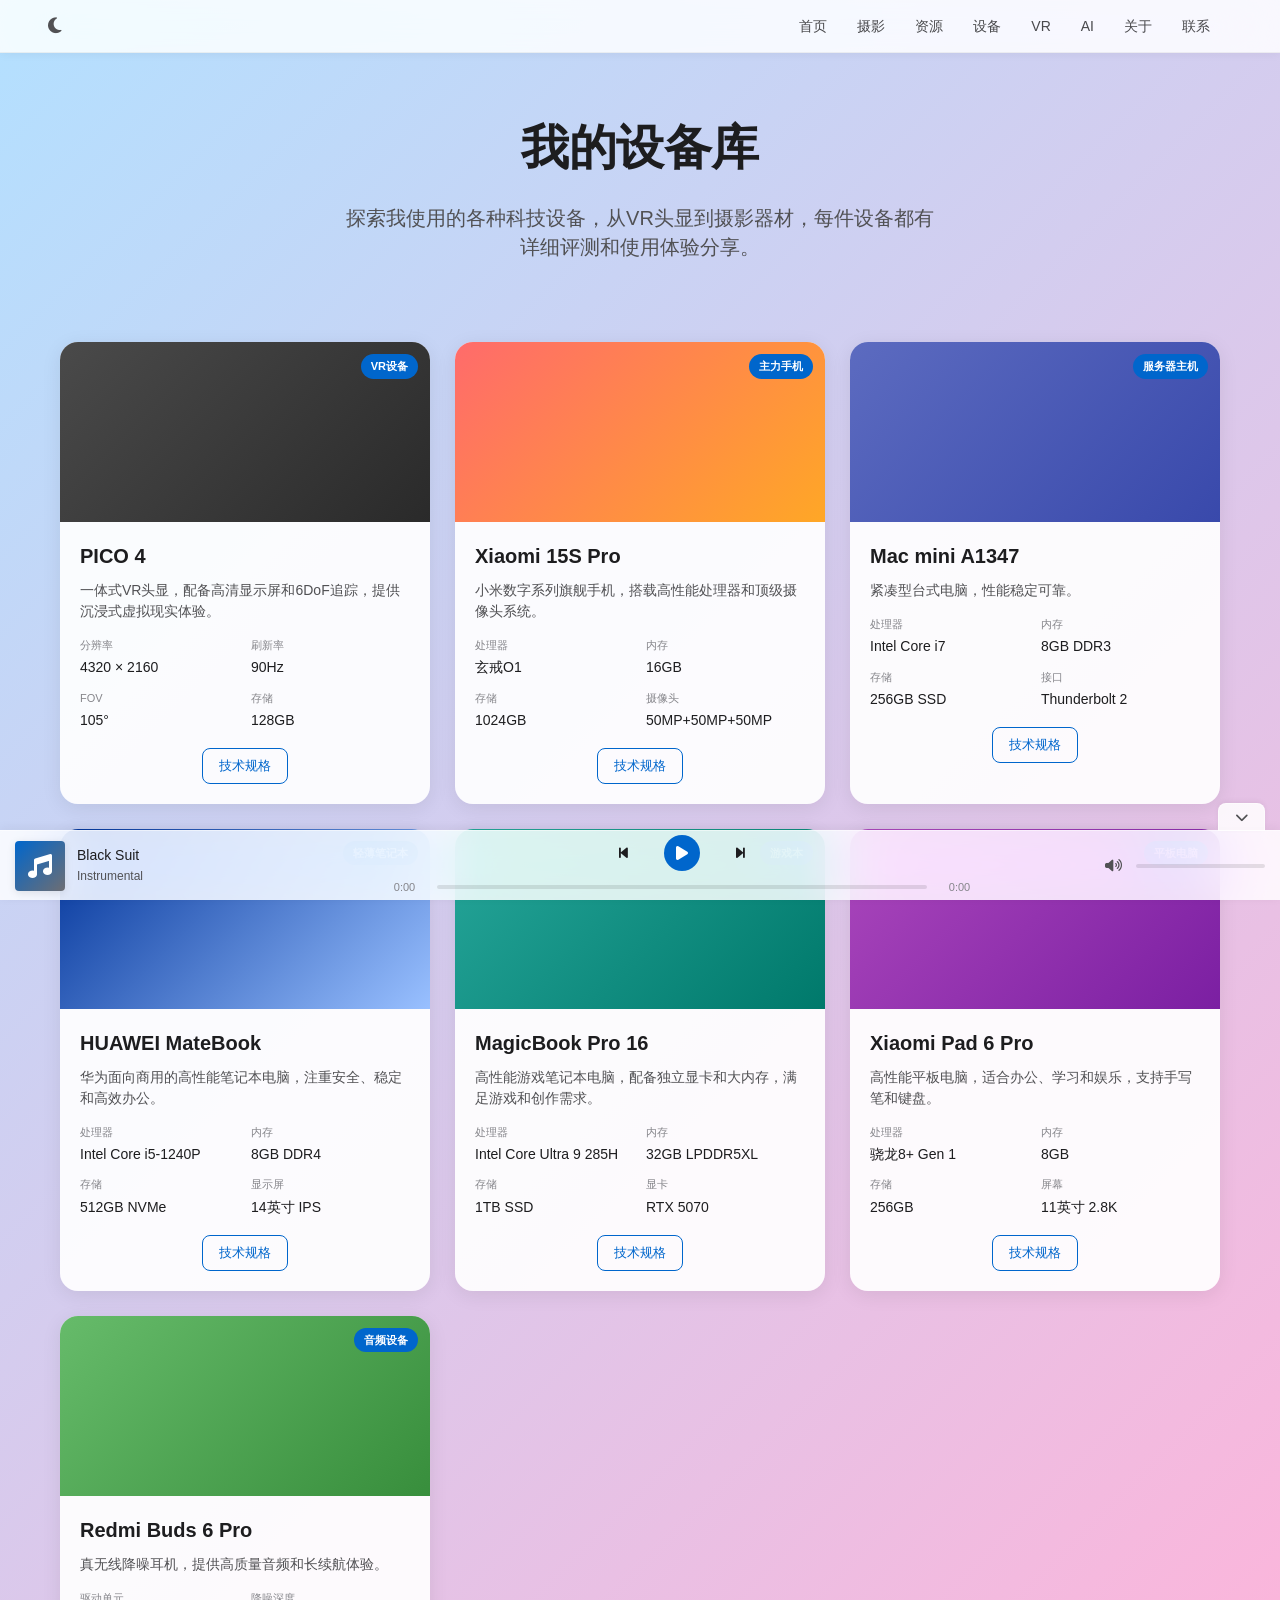
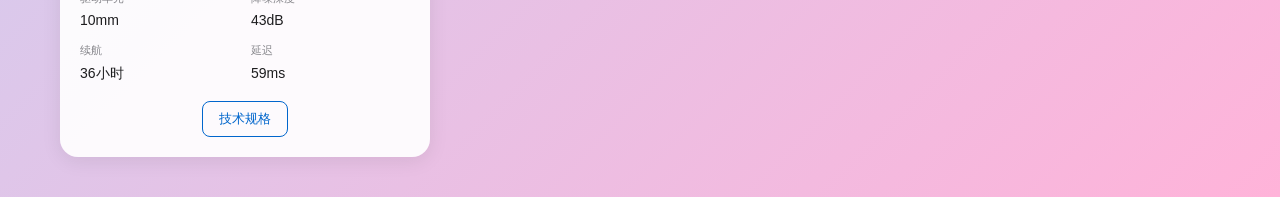
<file: devices.html>
<!DOCTYPE html>
<html lang="zh-CN">
<head>
    <meta charset="UTF-8">
    <meta name="viewport" content="width=device-width, initial-scale=1.0">
    <title>L rn的设备库</title>
    <link rel="stylesheet" href="https://cdnjs.cloudflare.com/ajax/libs/font-awesome/6.4.0/css/all.min.css">
    <link rel="stylesheet" href="player.css">
    <style>
        :root {
            --bg-primary: linear-gradient(135deg, #b3e0ff 0%, #ffb3d9 100%);
            --bg-secondary: rgba(255, 255, 255, 0.92);
            --text-primary: #1d1d1f;
            --text-secondary: #515154;
            --text-tertiary: #86868b;
            --accent-color: #06c;
            --card-shadow: 0 4px 20px rgba(0, 0, 0, 0.08);
            --transition: all 0.3s cubic-bezier(0.25, 0.1, 0.25, 1);
            --gradient-1: linear-gradient(135deg, #667eea 0%, #764ba2 100%);
            --gradient-2: linear-gradient(135deg, #f093fb 0%, #f5576c 100%);
            --gradient-3: linear-gradient(135deg, #4facfe 0%, #00f2fe 100%);
            --gradient-4: linear-gradient(135deg, #43e97b 0%, #38f9d7 100%);
            
            /* 公告横幅专用变量 - 亮色模式 */
            --banner-gradient-light: linear-gradient(90deg, #acacac55 0%, #ffffff 100%);
            --banner-gradient-dark: linear-gradient(90deg, #262626 0%, #000000 100%);
            --banner-text-color: #1d1d1f; /* 亮色模式下为黑色 */
            --banner-link-color: #1d1d1f; /* 亮色模式下为黑色 */
            --banner-link-hover-color: rgba(29, 29, 31, 0.8); /* 亮色模式下为深灰色 */
        }

        .dark-mode {
            --bg-primary: linear-gradient(135deg, #0f0523 0%, #050a1a 100%);
            --bg-secondary: rgba(29, 29, 31, 0.92);
            --text-primary: #f5f5f7;
            --text-secondary: #a1a1a6;
            --text-tertiary: #6e6e73;
            --accent-color: #2997ff;
            --card-shadow: 0 4px 20px rgba(0, 0, 0, 0.25);
            --gradient-1: linear-gradient(135deg, #2c3e50 0%, #3498db 100%);
            --gradient-2: linear-gradient(135deg, #8e44ad 0%, #c0392b 100%);
            --gradient-3: linear-gradient(135deg, #16a085 0%, #f4d03f 100%);
            --gradient-4: linear-gradient(135deg, #2980b9 0%, #2c3e50 100%);
            
            /* 暗色模式下的公告横幅变量 */
            --banner-gradient-light: var(--banner-gradient-dark);
            --banner-text-color: #f5f5f7; /* 暗色模式下为白色 */
            --banner-link-color: #f5f5f7; /* 暗色模式下为白色 */
            --banner-link-hover-color: rgba(245, 245, 247, 0.8); /* 暗色模式下为浅灰色 */
        }

        * {
            margin: 0;
            padding: 0;
            box-sizing: border-box;
            font-family: -apple-system, BlinkMacSystemFont, "SF Pro Text", "Helvetica Neue", sans-serif;
        }
        
        /* 隐藏滚动条的完整解决方案 */
        body {
            /* 标准属性 - 隐藏滚动条但保留功能 */
            overflow-y: scroll;
            scrollbar-width: none; /* Firefox */
            -ms-overflow-style: none; /* IE和Edge */
            
            /* 防止水平滚动 */
            overflow-x: hidden;
            width: 100%;
            
            background: var(--bg-primary);
            color: var(--text-primary);
            line-height: 1.47059;
            min-height: 100vh;
            padding-bottom: 40px;
        }
        
        /* Webkit浏览器(Chrome, Safari) */
        body::-webkit-scrollbar {
            display: none;
        }
        
        /* 全局过渡效果 */
        body, nav, .announcement-banner, .category-card, .featured-card,
        .site-map-links a, .assistance-item a, .player-btn,
        .progress-container, .volume-slider, .album-cover,
        .hero, .hero h1, .assistance-item, .featured-section, 
        .featured-section .section-title, .featured-card, 
        .featured-card h3, .featured-card h3 a,
        .featured-card .date, .featured-card .excerpt,
        .site-map-section h3, .site-map-links li, .site-map-links a,
        .theme-toggle, .device-card, .device-image, 
        .device-info, .specs-grid, .spec-item, .device-badge {
            transition: var(--transition);
        }
        
        .container {
            max-width: 1200px;
            margin: 0 auto;
            padding: 0 20px;
        }
        
        /* 导航栏样式 - 苹果风格增强 */
        nav {
            background-color: rgba(255, 255, 255, 0.85);
            backdrop-filter: blur(30px) saturate(180%);
            -webkit-backdrop-filter: blur(30px) saturate(180%);
            padding: 0 20px;
            position: sticky;
            top: 0;
            z-index: 100;
            border-bottom: 1px solid rgba(0, 0, 0, 0.05);
            box-shadow: 0 1px 10px rgba(0, 0, 0, 0.05);
        }

        .dark-mode nav {
            background-color: rgba(29, 29, 31, 0.85);
            border-bottom: 1px solid rgba(255, 255, 255, 0.05);
            box-shadow: 0 1px 10px rgba(0, 0, 0, 0.2);
        }
        
        .nav-container {
            display: flex;
            justify-content: space-between;
            align-items: center;
            height: 52px;
            max-width: 1200px;
            margin: 0 auto;
        }
        
        .theme-toggle {
            display: flex;
            align-items: center;
            margin-right: 20px;
            cursor: pointer;
            background: none;
            border: none;
            color: var(--text-secondary);
            font-size: 18px;
            padding: 8px;
            border-radius: 50%;
        }
        
        .theme-toggle:hover {
            background-color: rgba(0, 0, 0, 0.05);
        }
        
        .dark-mode .theme-toggle:hover {
            background-color: rgba(255, 255, 255, 0.1);
        }
        
        .nav-links {
            display: flex;
            list-style: none;
        }
        
        .nav-links li {
            margin-right: 30px;
        }
        
        .nav-links a {
            text-decoration: none;
            color: var(--text-primary);
            font-size: 14px;
            font-weight: 400;
            opacity: 0.8;
            position: relative;
            padding: 10px 0;
        }
        
        .nav-links a:hover {
            opacity: 1;
        }
        
        .nav-links a::after {
            content: '';
            position: absolute;
            bottom: 0;
            left: 0;
            width: 0;
            height: 2px;
            background-color: var(--accent-color);
            transition: width 0.3s ease;
        }
        
        .nav-links a:hover::after {
            width: 100%;
        }
        
        /* 页面标题区域 */
        .page-header {
            text-align: center;
            padding: 60px 0 40px;
        }
        
        .page-header h1 {
            font-size: 48px;
            font-weight: 600;
            margin-bottom: 20px;
            letter-spacing: -0.5px;
        }
        
        .page-header p {
            font-size: 20px;
            color: var(--text-secondary);
            max-width: 600px;
            margin: 0 auto;
        }
        
        /* 设备网格布局 */
        .devices-grid {
            display: grid;
            grid-template-columns: repeat(auto-fill, minmax(300px, 1fr));
            gap: 25px;
            margin-top: 40px;
        }
        
        .device-card {
            background-color: var(--bg-secondary);
            border-radius: 18px;
            overflow: hidden;
            box-shadow: var(--card-shadow);
            transition: transform 0.3s ease, box-shadow 0.3s ease;
            cursor: pointer;
        }
        
        .device-card:hover {
            transform: translateY(-8px);
            box-shadow: 0 12px 25px rgba(0, 0, 0, 0.1);
        }
        
        .dark-mode .device-card:hover {
            box-shadow: 0 12px 25px rgba(0, 0, 0, 0.3);
        }
        
        .device-image {
            height: 180px;
            background-size: cover;
            background-position: center;
            position: relative;
        }
        
        .device-badge {
            position: absolute;
            top: 12px;
            right: 12px;
            background: var(--accent-color);
            color: white;
            padding: 4px 10px;
            border-radius: 16px;
            font-size: 11px;
            font-weight: 600;
        }
        
        .device-info {
            padding: 20px;
        }
        
        .device-info h3 {
            font-size: 20px;
            margin-bottom: 8px;
            font-weight: 600;
        }
        
        .device-info p {
            color: var(--text-secondary);
            margin-bottom: 15px;
            line-height: 1.5;
            font-size: 14px;
        }
        
        .specs-grid {
            display: grid;
            grid-template-columns: repeat(2, 1fr);
            gap: 12px;
            margin-top: 12px;
        }
        
        .spec-item {
            display: flex;
            flex-direction: column;
        }
        
        .spec-label {
            font-size: 11px;
            color: var(--text-tertiary);
            margin-bottom: 4px;
        }
        
        .spec-value {
            font-size: 14px;
            font-weight: 500;
        }
        
        .device-actions {
            display: flex;
            justify-content: center;
            margin-top: 18px;
        }
        
        .btn {
            padding: 8px 16px;
            border-radius: 8px;
            font-weight: 500;
            cursor: pointer;
            transition: all 0.2s ease;
            border: none;
            font-size: 13px;
        }
        
        .btn-outline {
            background-color: transparent;
            color: var(--accent-color);
            border: 1px solid var(--accent-color);
        }
        
        .btn:hover {
            transform: translateY(-2px);
            box-shadow: 0 5px 15px rgba(0, 0, 0, 0.1);
        }
        
        /* 详情弹窗样式 */
        .detail-overlay {
            position: fixed;
            top: 0;
            left: 0;
            width: 100%;
            height: 100%;
            background-color: rgba(0, 0, 0, 0.5);
            display: flex;
            justify-content: center;
            align-items: center;
            z-index: 1000;
            opacity: 0;
            visibility: hidden;
            transition: opacity 0.3s ease, visibility 0.3s ease;
        }
        
        .detail-overlay.active {
            opacity: 1;
            visibility: visible;
        }
        
        .detail-modal {
            background-color: var(--bg-secondary);
            border-radius: 20px;
            box-shadow: 0 20px 60px rgba(0, 0, 0, 0.2);
            max-width: 800px;
            width: 90%;
            max-height: 90vh;
            overflow-y: auto;
            position: relative;
            transform: scale(0.7);
            opacity: 0;
            transition: transform 0.4s cubic-bezier(0.175, 0.885, 0.32, 1.275), 
                       opacity 0.4s ease;
        }
        
        .detail-overlay.active .detail-modal {
            transform: scale(1);
            opacity: 1;
        }
        
        .detail-close {
            position: absolute;
            top: 15px;
            right: 15px;
            background: none;
            border: none;
            font-size: 24px;
            color: var(--text-tertiary);
            cursor: pointer;
            z-index: 10;
            width: 40px;
            height: 40px;
            display: flex;
            align-items: center;
            justify-content: center;
            border-radius: 50%;
            transition: background-color 0.2s ease;
        }
        
        .detail-close:hover {
            background-color: rgba(0, 0, 0, 0.05);
            color: var(--text-primary);
        }
        
        .dark-mode .detail-close:hover {
            background-color: rgba(255, 255, 255, 0.1);
        }
        
        .detail-content {
            padding: 40px;
        }
        
        .detail-header {
            margin-bottom: 30px;
        }
        
        .detail-title {
            font-size: 32px;
            font-weight: 600;
            margin-bottom: 10px;
        }
        
        .detail-subtitle {
            color: var(--text-secondary);
            font-size: 18px;
            line-height: 1.5;
        }
        
        .detail-image {
            height: 300px;
            border-radius: 15px;
            margin-bottom: 30px;
            background-size: cover;
            background-position: center;
        }
        
        .detail-specs {
            display: grid;
            grid-template-columns: repeat(2, 1fr);
            gap: 20px;
            margin-bottom: 30px;
        }
        
        .detail-spec-item {
            padding: 15px;
            background-color: rgba(0, 0, 0, 0.03);
            border-radius: 10px;
        }
        
        .dark-mode .detail-spec-item {
            background-color: rgba(255, 255, 255, 0.05);
        }
        
        .detail-spec-label {
            font-size: 14px;
            color: var(--text-tertiary);
            margin-bottom: 5px;
        }
        
        .detail-spec-value {
            font-size: 18px;
            font-weight: 500;
        }
        
        .detail-description {
            line-height: 1.6;
            color: var(--text-secondary);
            font-size: 16px;
        }
        
        /* 响应式设计 */
        @media (max-width: 768px) {
            .nav-links {
                display: none;
            }
            
            .page-header h1 {
                font-size: 36px;
            }
            
            .devices-grid {
                grid-template-columns: 1fr;
            }
            
            .detail-content {
                padding: 25px;
            }
            
            .detail-title {
                font-size: 24px;
            }
            
            .detail-specs {
                grid-template-columns: 1fr;
            }
            
            .detail-image {
                height: 200px;
            }
        }
    </style>
</head>
<body class="light-mode">
    <!-- 导航栏 -->
    <nav>
        <div class="nav-container">
            <button class="theme-toggle" id="themeToggle">
                <i class="fas fa-moon"></i>
            </button>
            <ul class="nav-links">
                <li><a href="main.html">首页</a></li>

                <li><a href="photography.html">摄影</a></li>
                <li><a href="tech.html">资源</a></li>
                <li><a href="devices.html" class="active">设备</a></li>
                <li><a href="vr.html">VR</a></li>
                <li><a href="ai.home.html">AI</a></li>
                <li><a href="about.html">关于</a></li>
                <li><a href="contact.html">联系</a></li>
            </ul>
        </div>
    </nav>

    <div class="container">
        <!-- 页面标题 -->
        <section class="page-header">
            <h1>我的设备库</h1>
            <p>探索我使用的各种科技设备，从VR头显到摄影器材，每件设备都有详细评测和使用体验分享。</p>
        </section>

        <!-- 设备展示网格 -->
        <section class="devices-grid">
            <!-- 设备卡片 1 -->
            <div class="device-card" data-device="pico4">
                <div class="device-image" style="background: linear-gradient(135deg, #4a4a4a 0%, #2a2a2a 100%);">
                    <div class="device-badge">VR设备</div>
                </div>
                <div class="device-info">
                    <h3>PICO 4</h3>
                    <p>一体式VR头显，配备高清显示屏和6DoF追踪，提供沉浸式虚拟现实体验。</p>
                    <div class="specs-grid">
                        <div class="spec-item">
                            <span class="spec-label">分辨率</span>
                            <span class="spec-value">4320 × 2160</span>
                        </div>
                        <div class="spec-item">
                            <span class="spec-label">刷新率</span>
                            <span class="spec-value">90Hz</span>
                        </div>
                        <div class="spec-item">
                            <span class="spec-label">FOV</span>
                            <span class="spec-value">105°</span>
                        </div>
                        <div class="spec-item">
                            <span class="spec-label">存储</span>
                            <span class="spec-value">128GB</span>
                        </div>
                    </div>
                    <div class="device-actions">
                        <button class="btn btn-outline view-details">技术规格</button>
                    </div>
                </div>
            </div>

            <!-- 设备卡片 2 -->
            <div class="device-card" data-device="xiaomi15spro">
                <div class="device-image" style="background: linear-gradient(135deg, #ff6b6b 0%, #ffa726 100%);">
                    <div class="device-badge">主力手机</div>
                </div>
                <div class="device-info">
                    <h3>Xiaomi 15S Pro</h3>
                    <p>小米数字系列旗舰手机，搭载高性能处理器和顶级摄像头系统。</p>
                    <div class="specs-grid">
                        <div class="spec-item">
                            <span class="spec-label">处理器</span>
                            <span class="spec-value">玄戒O1</span>
                        </div>
                        <div class="spec-item">
                            <span class="spec-label">内存</span>
                            <span class="spec-value">16GB</span>
                        </div>
                        <div class="spec-item">
                            <span class="spec-label">存储</span>
                            <span class="spec-value">1024GB</span>
                        </div>
                        <div class="spec-item">
                            <span class="spec-label">摄像头</span>
                            <span class="spec-value">50MP+50MP+50MP</span>
                        </div>
                    </div>
                    <div class="device-actions">
                        <button class="btn btn-outline view-details">技术规格</button>
                    </div>
                </div>
            </div>

            <!-- 设备卡片 3 -->
            <div class="device-card" data-device="macmini">
                <div class="device-image" style="background: linear-gradient(135deg, #5c6bc0 0%, #3949ab 100%);">
                    <div class="device-badge">服务器主机</div>
                </div>
                <div class="device-info">
                    <h3>Mac mini A1347</h3>
                    <p>紧凑型台式电脑，性能稳定可靠。</p>
                    <div class="specs-grid">
                        <div class="spec-item">
                            <span class="spec-label">处理器</span>
                            <span class="spec-value">Intel Core i7</span>
                        </div>
                        <div class="spec-item">
                            <span class="spec-label">内存</span>
                            <span class="spec-value">8GB DDR3</span>
                        </div>
                        <div class="spec-item">
                            <span class="spec-label">存储</span>
                            <span class="spec-value">256GB SSD</span>
                        </div>
                        <div class="spec-item">
                            <span class="spec-label">接口</span>
                            <span class="spec-value">Thunderbolt 2</span>
                        </div>
                    </div>
                    <div class="device-actions">
                        <button class="btn btn-outline view-details">技术规格</button>
                    </div>
                </div>
            </div>

            <div class="device-card" data-device="HUAWEI MateBook">
                <div class="device-image" style="background: linear-gradient(135deg, #003399 0%, #99c0ff 100%);">
                    <div class="device-badge">轻薄笔记本</div>
                </div>
                <div class="device-info">
                    <h3>HUAWEI MateBook</h3>
                    <p>华为面向商用的高性能笔记本电脑，注重安全、稳定和高效办公。</p>
                    <div class="specs-grid">
                        <div class="spec-item">
                            <span class="spec-label">处理器</span>
                            <span class="spec-value">Intel Core i5-1240P</span>
                        </div>
                        <div class="spec-item">
                            <span class="spec-label">内存</span>
                            <span class="spec-value">8GB DDR4</span>
                        </div>
                        <div class="spec-item">
                            <span class="spec-label">存储</span>
                            <span class="spec-value">512GB NVMe</span>
                        </div>
                        <div class="spec-item">
                            <span class="spec-label">显示屏</span>
                            <span class="spec-value">14英寸 IPS</span>
                        </div>
                    </div>
                    <div class="device-actions">
                        <button class="btn btn-outline view-details">技术规格</button>
                    </div>
                </div>
            </div>

            <!-- 设备卡片 4 -->
            <div class="device-card" data-device="magicbookpro">
                <div class="device-image" style="background: linear-gradient(135deg, #26a69a 0%, #00796b 100%);">
                    <div class="device-badge">游戏本</div>
                </div>
                <div class="device-info">
                    <h3>MagicBook Pro 16</h3>
                    <p>高性能游戏笔记本电脑，配备独立显卡和大内存，满足游戏和创作需求。</p>
                    <div class="specs-grid">
                        <div class="spec-item">
                            <span class="spec-label">处理器</span>
                            <span class="spec-value">Intel Core Ultra 9 285H</span>
                        </div>
                        <div class="spec-item">
                            <span class="spec-label">内存</span>
                            <span class="spec-value">32GB LPDDR5XL</span>
                        </div>
                        <div class="spec-item">
                            <span class="spec-label">存储</span>
                            <span class="spec-value">1TB SSD</span>
                        </div>
                        <div class="spec-item">
                            <span class="spec-label">显卡</span>
                            <span class="spec-value">RTX 5070</span>
                        </div>
                    </div>
                    <div class="device-actions">
                        <button class="btn btn-outline view-details">技术规格</button>
                    </div>
                </div>
            </div>

            <!-- 设备卡片 5 -->
            <div class="device-card" data-device="xiaomipad6pro">
                <div class="device-image" style="background: linear-gradient(135deg, #ab47bc 0%, #7b1fa2 100%);">
                    <div class="device-badge">平板电脑</div>
                </div>
                <div class="device-info">
                    <h3>Xiaomi Pad 6 Pro</h3>
                    <p>高性能平板电脑，适合办公、学习和娱乐，支持手写笔和键盘。</p>
                    <div class="specs-grid">
                        <div class="spec-item">
                            <span class="spec-label">处理器</span>
                            <span class="spec-value">骁龙8+ Gen 1</span>
                        </div>
                        <div class="spec-item">
                            <span class="spec-label">内存</span>
                            <span class="spec-value">8GB</span>
                        </div>
                        <div class="spec-item">
                            <span class="spec-label">存储</span>
                            <span class="spec-value">256GB</span>
                        </div>
                        <div class="spec-item">
                            <span class="spec-label">屏幕</span>
                            <span class="spec-value">11英寸 2.8K</span>
                        </div>
                    </div>
                    <div class="device-actions">
                        <button class="btn btn-outline view-details">技术规格</button>
                    </div>
                </div>
            </div>

            <!-- 设备卡片 6 -->
            <div class="device-card" data-device="redmibuds6pro">
                <div class="device-image" style="background: linear-gradient(135deg, #66bb6a 0%, #388e3c 100%);">
                    <div class="device-badge">音频设备</div>
                </div>
                <div class="device-info">
                    <h3>Redmi Buds 6 Pro</h3>
                    <p>真无线降噪耳机，提供高质量音频和长续航体验。</p>
                    <div class="specs-grid">
                        <div class="spec-item">
                            <span class="spec-label">驱动单元</span>
                            <span class="spec-value">10mm</span>
                        </div>
                        <div class="spec-item">
                            <span class="spec-label">降噪深度</span>
                            <span class="spec-value">43dB</span>
                        </div>
                        <div class="spec-item">
                            <span class="spec-label">续航</span>
                            <span class="spec-value">36小时</span>
                        </div>
                        <div class="spec-item">
                            <span class="spec-label">延迟</span>
                            <span class="spec-value">59ms</span>
                        </div>
                    </div>
                    <div class="device-actions">
                        <button class="btn btn-outline view-details">技术规格</button>
                    </div>
                </div>
            </div>
        </section>
    </div>

    <!-- 详情弹窗 -->
    <div class="detail-overlay" id="detailOverlay">
        <div class="detail-modal">
            <button class="detail-close" id="detailClose">
                <i class="fas fa-times"></i>
            </button>
            <div class="detail-content" id="detailContent">
                <!-- 内容将由JavaScript动态填充 -->
            </div>
        </div>
    </div>

    <script>
        // 主题切换功能
        const themeToggle = document.getElementById('themeToggle');
        const body = document.body;
        const themeIcon = themeToggle.querySelector('i');

        // 检查本地存储中的主题偏好
        if (localStorage.getItem('theme') === 'dark') {
            body.classList.add('dark-mode');
            themeIcon.className = 'fas fa-sun';
        }

        themeToggle.addEventListener('click', () => {
            body.classList.toggle('dark-mode');

            if (body.classList.contains('dark-mode')) {
                localStorage.setItem('theme', 'dark');
                themeIcon.className = 'fas fa-sun';
            } else {
                localStorage.setItem('theme', 'light');
                themeIcon.className = 'fas fa-moon';
            }
        });

        // 设备详情数据
        const deviceDetails = {
            'pico4': {
                title: 'PICO 4',
                subtitle: '一体式VR头显',
                image: 'linear-gradient(135deg, #4a4a4a 0%, #2a2a2a 100%)',
                description: 'PICO 4是一款高性能的一体式VR头显，配备高清显示屏和6DoF追踪技术，为用户提供沉浸式的虚拟现实体验。适合游戏、观影和社交应用。',
                specs: [
                    { label: '分辨率', value: '4320 × 2160' },
                    { label: '刷新率', value: '90Hz' },
                    { label: 'FOV', value: '105°' },
                    { label: '追踪', value: '6DoF' },
                    { label: '存储', value: '128GB' },
                    { label: '重量', value: '295g' },
                    { label: '电池续航', value: '2.5-3小时' },
                    { label: '连接', value: 'Wi-Fi 6, Bluetooth 5.2' }
                ]
            },
            'xiaomi15spro': {
                title: 'Xiaomi 15S Pro',
                subtitle: '旗舰级智能手机',
                image: 'linear-gradient(135deg, #ff6b6b 0%, #ffa726 100%)',
                description: 'Xiaomi 15S Pro是小米的旗舰智能手机，搭载最新的骁龙处理器和顶级摄像头系统，提供出色的性能和拍摄体验。',
                specs: [
                    { label: '处理器', value: '玄戒O1' },
                    { label: '内存', value: '16GB LPDDR5X' },
                    { label: '存储', value: '1024GB UFS 4.0' },
                    { label: '屏幕', value: '6.7英寸 AMOLED' },
                    { label: '分辨率', value: '3200 × 1440' },
                    { label: '刷新率', value: '120Hz' },
                    { label: '主摄像头', value: '50MP Sony IMX989' },
                    { label: '电池', value: '6100mAh' }
                ]
            },
            'macmini': {
                title: 'Mac mini A1347',
                subtitle: '紧凑型台式电脑',
                image: 'linear-gradient(135deg, #5c6bc0 0%, #3949ab 100%)',
                description: 'Mac mini A1347是苹果的紧凑型台式电脑，虽然型号较老但性能稳定，适合办公和轻度创作使用。',
                specs: [
                    { label: '处理器', value: 'Intel Core i7' },
                    { label: '内存', value: '8GB DDR3' },
                    { label: '存储', value: '256GB SSD' },
                    { label: '显卡', value: 'NVIDIA GeForce 320M' },
                    { label: '接口', value: 'Thunderbolt 2, USB 3.0' },
                    { label: '系统', value: 'macOS & Lunix' },
                    { label: '尺寸', value: '19.7 × 19.7 × 3.6 cm' },
                    { label: '重量', value: '1.3kg' }
                ]
            },
            'HUAWEI MateBook': {
                title: 'MateBook',
                subtitle: '商务笔记本电脑',
                image: 'linear-gradient(135deg, #003399 0%, #99c0ff 100%)',
                description: '华为MateBook是一款面向商用场景的高性能笔记本电脑，注重安全稳定性、高效办公与便携性。',
                specs: [
                    { label: '处理器', value: 'Intel Core i5-1240P' },
                    { label: '内存', value: '8GB DDR4' },
                    { label: '存储', value: '512GB NVMe SSD' },
                    { label: '显示屏', value: '14英寸 IPS FHD' },
                    { label: '显卡', value: '英特尔锐炬 Xe 显卡' },
                    { label: '无线连接', value: 'Wi-Fi 6, 蓝牙5.1' },
                    { label: '安全特性', value: 'TPM 2.0, 指纹识别' },
                    { label: '重量', value: '约 1.6 kg' }
                ]
            },
            'magicbookpro': {
                title: 'MagicBook Pro 16',
                subtitle: '高性能游戏笔记本电脑',
                image: 'linear-gradient(135deg, #26a69a 0%, #00796b 100%)',
                description: 'MagicBook Pro 16是荣耀的高性能游戏本，配备强大的处理器和独立显卡，适合游戏、视频编辑和3D渲染等高性能需求。',
                specs: [
                    { label: '处理器', value: 'Intel Core Ultra 9 285H' },
                    { label: '内存', value: '32GB DDR5' },
                    { label: '存储', value: '1TB NVMe SSD' },
                    { label: '显卡', value: 'NVIDIA RTX 5070' },
                    { label: '屏幕', value: '16英寸 2.5K' },
                    { label: '刷新率', value: '165Hz' },
                    { label: '电池', value: '75Wh' },
                    { label: '重量', value: '2.1kg' }
                ]
            },
            'xiaomipad6pro': {
                title: 'Xiaomi Pad 6 Pro',
                subtitle: '高性能平板电脑',
                image: 'linear-gradient(135deg, #ab47bc 0%, #7b1fa2 100%)',
                description: 'Xiaomi Pad 6 Pro是小米的高性能平板电脑，配备强大的处理器和高刷新率屏幕，适合办公、学习和娱乐使用。',
                specs: [
                    { label: '处理器', value: '骁龙8+ Gen 1' },
                    { label: '内存', value: '8GB LPDDR5' },
                    { label: '存储', value: '256GB UFS 3.1' },
                    { label: '屏幕', value: '11英寸 2.8K' },
                    { label: '刷新率', value: '144Hz' },
                    { label: '摄像头', value: '50MP + 2MP' },
                    { label: '电池', value: '8600mAh' },
                    { label: '系统', value: 'HyperOS2.0 for pad' }
                ]
            },
            'redmibuds6pro': {
                title: 'Redmi Buds 6 Pro',
                subtitle: '真无线降噪耳机',
                image: 'linear-gradient(135deg, #66bb6a 0%, #388e3c 100%)',
                description: 'Redmi Buds 6 Pro是红米的旗舰真无线降噪耳机，提供出色的音质和主动降噪效果，续航表现优秀。',
                specs: [
                    { label: '驱动单元', value: '10mm复合振膜' },
                    { label: '降噪深度', value: '43dB' },
                    { label: '续航', value: '36小时（含充电盒）' },
                    { label: '单次续航', value: '9小时（降噪关）' },
                    { label: '延迟', value: '59ms（游戏模式）' },
                    { label: '防水等级', value: 'IP54' },
                    { label: '蓝牙版本', value: '5.3' },
                    { label: '重量', value: '单耳4.9g' }
                ]
            }
        };

        // 设备详情弹窗功能
        const detailOverlay = document.getElementById('detailOverlay');
        const detailClose = document.getElementById('detailClose');
        const detailContent = document.getElementById('detailContent');
        const viewDetailsButtons = document.querySelectorAll('.view-details');
        const deviceCards = document.querySelectorAll('.device-card');

        // 打开详情弹窗
        function openDetailModal(deviceId) {
            const device = deviceDetails[deviceId];
            if (!device) return;

            // 填充弹窗内容
            detailContent.innerHTML = `
                <div class="detail-header">
                    <h2 class="detail-title">${device.title}</h2>
                    <p class="detail-subtitle">${device.subtitle}</p>
                </div>
                <div class="detail-image" style="background: ${device.image}"></div>
                <div class="detail-specs">
                    ${device.specs.map(spec => `
                        <div class="detail-spec-item">
                            <div class="detail-spec-label">${spec.label}</div>
                            <div class="detail-spec-value">${spec.value}</div>
                        </div>
                    `).join('')}
                </div>
                <div class="detail-description">
                    <p>${device.description}</p>
                </div>
            `;

            // 显示弹窗
            detailOverlay.classList.add('active');
            document.body.style.overflow = 'hidden';
        }

        // 关闭详情弹窗
        function closeDetailModal() {
            detailOverlay.classList.remove('active');
            document.body.style.overflow = '';
        }

        // 绑定事件
        viewDetailsButtons.forEach(button => {
            button.addEventListener('click', (e) => {
                e.stopPropagation();
                const deviceCard = button.closest('.device-card');
                const deviceId = deviceCard.dataset.device;
                openDetailModal(deviceId);
            });
        });

        deviceCards.forEach(card => {
            card.addEventListener('click', () => {
                const deviceId = card.dataset.device;
                openDetailModal(deviceId);
            });
        });

        detailClose.addEventListener('click', closeDetailModal);

        detailOverlay.addEventListener('click', (e) => {
            if (e.target === detailOverlay) {
                closeDetailModal();
            }
        });

        // ESC键关闭弹窗
        document.addEventListener('keydown', (e) => {
            if (e.key === 'Escape' && detailOverlay.classList.contains('active')) {
                closeDetailModal();
            }
        });
    </script>
    
    <!-- 音乐播放器 -->
    <div id="music-player">
        <button class="hide-player-btn" title="隐藏/显示播放栏">
            <i class="fas fa-chevron-down"></i>
        </button>
        
        <!-- 歌曲信息 -->
        <div class="player-info">
            <div class="player-album-cover">
                <i class="fas fa-music"></i>
            </div>
            <div class="song-details">
                <div class="song-title">歌曲名称</div>
                <div class="song-artist">艺术家</div>
            </div>
        </div>
        
        <!-- 播放控制 -->
        <div class="player-controls">
            <div class="controls-buttons">
                <button class="control-btn prev-btn" title="上一首">
                    <i class="fas fa-step-backward"></i>
                </button>
                <button class="control-btn play-btn" title="播放/暂停">
                    <i class="fas fa-play"></i>
                </button>
                <button class="control-btn next-btn" title="下一首">
                    <i class="fas fa-step-forward"></i>
                </button>
            </div>
            <div class="progress-container">
                <span class="time-display current-time">0:00</span>
                <input type="range" class="progress-bar" min="0" max="100" value="0">
                <span class="time-display total-time">0:00</span>
            </div>
        </div>
        
        <!-- 音量控制 -->
        <div class="volume-container">
            <button class="volume-btn" title="静音">
                <i class="fas fa-volume-high"></i>
            </button>
            <input type="range" class="volume-slider" min="0" max="100" value="80">
        </div>
    </div>
    
    <script src="player.js"></script>
</body>
</html>
</file>
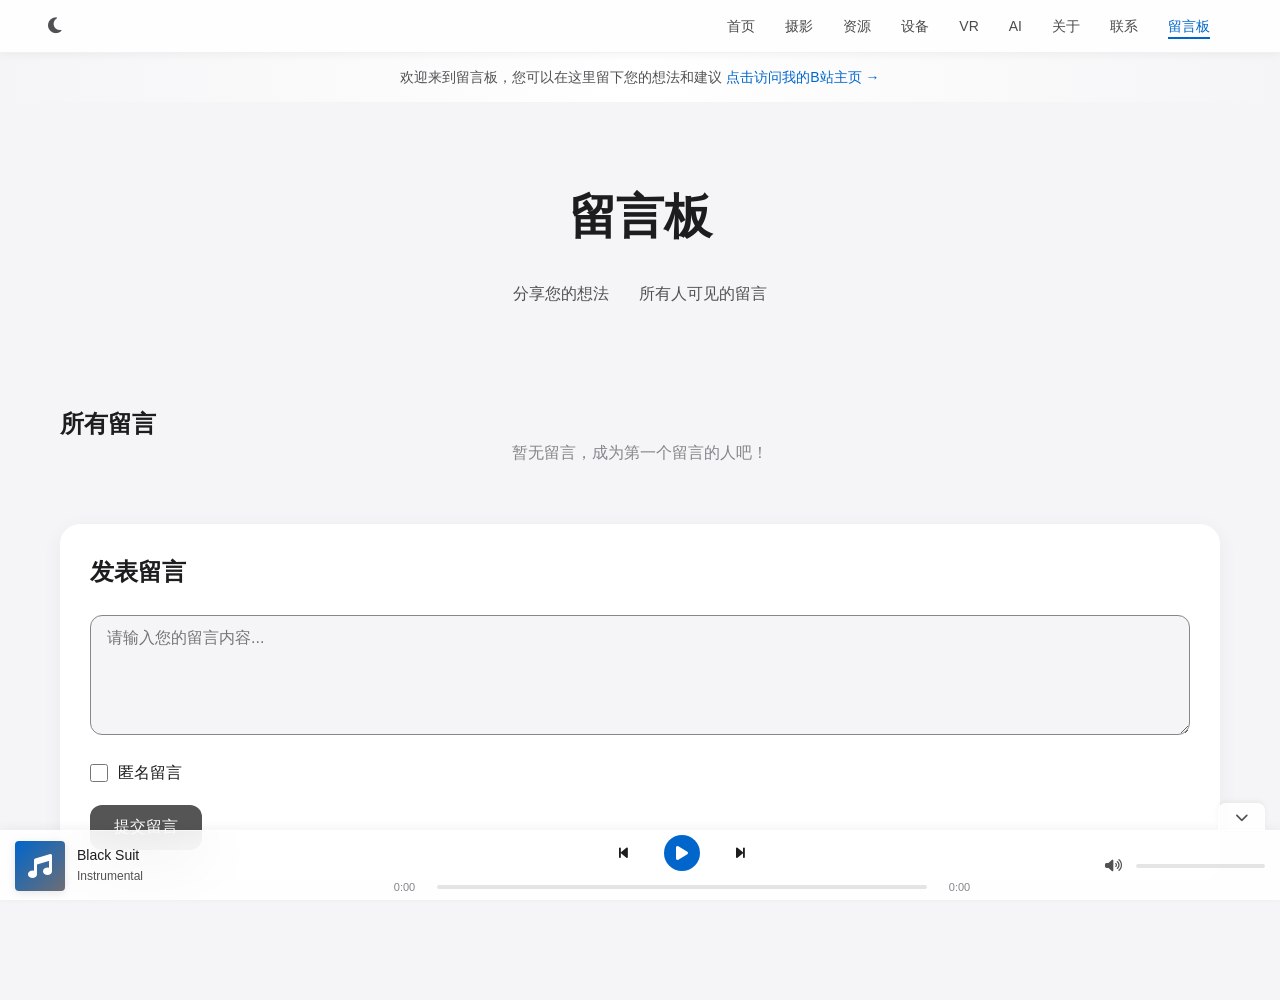
<file: guestbook.html>
<!DOCTYPE html>
<html lang="zh-CN">
<head>
    <meta charset="UTF-8">
    <meta name="viewport" content="width=device-width, initial-scale=1.0">
    <title>留言板</title>
    <link rel="stylesheet" href="https://cdnjs.cloudflare.com/ajax/libs/font-awesome/6.4.0/css/all.min.css">
    <link rel="stylesheet" href="player.css">
    <style>
        :root {
            --bg-primary: #f5f5f7;
            --bg-secondary: #ffffff;
            --text-primary: #1d1d1f;
            --text-secondary: #515154;
            --text-tertiary: #86868b;
            --accent-color: #06c;
            --card-shadow: 0 4px 20px rgba(0, 0, 0, 0.05);
            --transition: all 0.3s cubic-bezier(0.25, 0.1, 0.25, 1);
            --gradient-1: linear-gradient(135deg, #667eea 0%, #764ba2 100%);
            --gradient-2: linear-gradient(135deg, #f093fb 0%, #f5576c 100%);
            --gradient-3: linear-gradient(135deg, #4facfe 0%, #00f2fe 100%);
            --gradient-4: linear-gradient(135deg, #43e97b 0%, #38f9d7 100%);
            
            /* 公告横幅专用变量 - 亮色模式 */
            --banner-gradient-light: linear-gradient(90deg, #acacac55 0%, #ffffff 100%);
            --banner-gradient-dark: linear-gradient(90deg, #262626 0%, #000000 100%);
            --banner-text-color: #1d1d1f; /* 亮色模式下为黑色 */
            --banner-link-color: #1d1d1f; /* 亮色模式下为黑色 */
            --banner-link-hover-color: rgba(29, 29, 31, 0.8); /* 亮色模式下为深灰色 */
        }

        .dark-mode {
            --bg-primary: #000;
            --bg-secondary: #1d1d1f;
            --text-primary: #f5f5f7;
            --text-secondary: #a1a1a6;
            --text-tertiary: #6e6e73;
            --accent-color: #2997ff;
            --card-shadow: 0 4px 20px rgba(0, 0, 0, 0.2);
            --gradient-1: linear-gradient(135deg, #2c3e50 0%, #3498db 100%);
            --gradient-2: linear-gradient(135deg, #8e44ad 0%, #c0392b 100%);
            --gradient-3: linear-gradient(135deg, #16a085 0%, #f4d03f 100%);
            --gradient-4: linear-gradient(135deg, #2980b9 0%, #2c3e50 100%);
            
            /* 暗色模式下的公告横幅变量 */
            --banner-gradient-light: var(--banner-gradient-dark);
            --banner-text-color: #f5f5f7; /* 暗色模式下为白色 */
            --banner-link-color: #f5f5f7; /* 暗色模式下为白色 */
            --banner-link-hover-color: rgba(245, 245, 247, 0.8); /* 暗色模式下为浅灰色 */
        }

        * {
            margin: 0;
            padding: 0;
            box-sizing: border-box;
            font-family: -apple-system, BlinkMacSystemFont, "SF Pro Text", "Helvetica Neue", sans-serif;
        }
        
        /* 全局过渡效果 */
        body, nav, .announcement-banner, .category-card, .featured-card,
        .site-map-links a, .assistance-item a, .player-btn,
        .progress-container, .volume-slider, .album-cover,
        .hero, .hero h1, .assistance-item, .featured-section, 
        .featured-section .section-title, .featured-card, 
        .featured-card h3, .featured-card h3 a,
        .featured-card .date, .featured-card .excerpt,
        .site-map-section h3, .site-map-links li, .site-map-links a,
        .message-card, .message-content, .message-meta, .message-author,
        .message-form, .form-group, .form-input, .form-textarea, .form-checkbox {
            transition: var(--transition);
        }
        
        body {
            background-color: var(--bg-primary);
            color: var(--text-primary);
            line-height: 1.47059;
            padding-bottom: 80px;
        }
        
        .container {
            max-width: 1200px;
            margin: 0 auto;
            padding: 0 20px;
        }
        
        /* 导航栏样式 - 苹果风格增强 */
        nav {
            background-color: rgba(255, 255, 255, 0.85);
            backdrop-filter: blur(30px) saturate(180%);
            -webkit-backdrop-filter: blur(30px) saturate(180%);
            padding: 0 20px;
            position: sticky;
            top: 0;
            z-index: 100;
            border-bottom: 1px solid rgba(0, 0, 0, 0.05);
            box-shadow: 0 1px 10px rgba(0, 0, 0, 0.05);
        }

        .dark-mode nav {
            background-color: rgba(29, 29, 31, 0.85);
            border-bottom: 1px solid rgba(255, 255, 255, 0.05);
            box-shadow: 0 1px 10px rgba(0, 0, 0, 0.2);
        }
        
        .nav-container {
            display: flex;
            justify-content: space-between;
            align-items: center;
            height: 52px;
            max-width: 1200px;
            margin: 0 auto;
        }
        
        .theme-toggle {
            display: flex;
            align-items: center;
            margin-right: 20px;
            cursor: pointer;
            background: none;
            border: none;
            color: var(--text-secondary);
            font-size: 18px;
            padding: 8px;
            border-radius: 50%;
            transition: var(--transition);
        }
        
        .theme-toggle:hover {
            background-color: rgba(0, 0, 0, 0.05);
            transform: rotate(15deg);
        }
        
        .dark-mode .theme-toggle:hover {
            background-color: rgba(255, 255, 255, 0.1);
        }
        
        .nav-links {
            display: flex;
            list-style: none;
        }
        
        .nav-links li {
            margin-right: 30px;
            position: relative;
        }
        
        .nav-links a {
            text-decoration: none;
            color: var(--text-primary);
            font-size: 14px;
            font-weight: 400;
            opacity: 0.8;
            padding: 5px 0;
            position: relative;
            transition: var(--transition);
        }
        
        .nav-links a::after {
            content: '';
            position: absolute;
            width: 0;
            height: 2px;
            bottom: 0;
            left: 0;
            background: var(--accent-color);
            transition: var(--transition);
        }
        
        .nav-links a:hover {
            opacity: 1;
        }
        
        .nav-links a:hover::after {
            width: 100%;
        }
        
        .nav-links a.active {
            opacity: 1;
            color: var(--accent-color);
        }
        
        .nav-links a.active::after {
            width: 100%;
        }
        
        /* 公告横幅 */
        .announcement-banner {
            background: linear-gradient(to right, #f5f5f7, #fff, #f5f5f7);
            text-align: center;
            padding: 14px 0;
            font-size: 14px;
            color: var(--text-secondary);
        }

        .dark-mode .announcement-banner {
            background: linear-gradient(to right, #000, #1d1d1f, #000);
        }
        
        .announcement-banner a {
            color: var(--accent-color);
            text-decoration: none;
            font-weight: 500;
        }
        
        /* 主标语区域 */
        .hero {
            text-align: center;
            padding: 80px 0 60px;
            background-color: var(--bg-primary);
        }
        
        .hero h1 {
            font-size: 48px;
            font-weight: 600;
            margin-bottom: 20px;
            letter-spacing: -0.5px;
        }
        
        .assistance-section {
            display: flex;
            justify-content: center;
            gap: 30px;
            margin-top: 30px;
        }
        
        .assistance-item {
            display: flex;
            align-items: center;
            font-size: 16px;
            color: var(--text-secondary);
        }
        
        .assistance-item a {
            color: var(--accent-color);
            text-decoration: none;
            margin-left: 8px;
            font-weight: 500;
        }
        
        /* 留言区域 */
        .messages-section {
            padding: 40px 0;
        }
        
        .messages-grid {
            display: grid;
            grid-template-columns: repeat(auto-fill, minmax(300px, 1fr));
            gap: 25px;
            margin-bottom: 60px;
        }
        
        .message-card {
            background-color: var(--bg-secondary);
            border-radius: 18px;
            padding: 25px;
            box-shadow: var(--card-shadow);
        }
        
        .message-card:hover {
            transform: translateY(-5px);
            box-shadow: 0 10px 30px rgba(0,0,0,0.1);
        }
        
        .message-content {
            color: var(--text-primary);
            font-size: 16px;
            line-height: 1.5;
            margin-bottom: 15px;
        }
        
        .message-meta {
            display: flex;
            justify-content: space-between;
            align-items: center;
            font-size: 14px;
            color: var(--text-tertiary);
        }
        
        .message-author {
            font-weight: 500;
        }
        
        .anonymous {
            color: var(--text-tertiary);
            font-style: italic;
        }
        
        /* 留言表单 */
        .message-form {
            background-color: var(--bg-secondary);
            border-radius: 20px;
            padding: 30px;
            box-shadow: var(--card-shadow);
            margin-top: 40px;
        }
        
        .form-title {
            font-size: 24px;
            font-weight: 600;
            margin-bottom: 25px;
            color: var(--text-primary);
        }
        
        .form-group {
            margin-bottom: 20px;
        }
        
        .form-input, .form-textarea {
            width: 100%;
            padding: 12px 16px;
            border: 1px solid var(--text-tertiary);
            border-radius: 12px;
            background-color: var(--bg-primary);
            color: var(--text-primary);
            font-size: 16px;
        }
        
        .form-textarea {
            min-height: 120px;
            resize: vertical;
        }
        
        .form-checkbox {
            display: flex;
            align-items: center;
            gap: 10px;
        }
        
        .form-checkbox input {
            width: 18px;
            height: 18px;
        }
        
        .form-submit {
            background-color: #555; /* 深灰色 */
            color: white;
            border: none;
            border-radius: 12px;
            padding: 12px 24px;
            font-size: 16px;
            font-weight: 500;
            cursor: pointer;
            transition: background-color 0.2s;
        }
        
        .form-submit:hover {
            background-color: #888; /* 浅灰色 */
        }
        
        /* 响应式设计 */
        @media (max-width: 768px) {
            .nav-links {
                display: none;
            }
            
            .hero h1 {
                font-size: 36px;
            }
            
            .messages-grid {
                grid-template-columns: 1fr;
            }
        }
    </style>
</head>
<body class="light-mode">
    <!-- 导航栏 -->
    <nav>
        <div class="nav-container">
            <button class="theme-toggle" id="themeToggle">
                <i class="fas fa-moon"></i>
            </button>
            <ul class="nav-links">
                <li><a href="main.html">首页</a></li>

                <li><a href="photography.html">摄影</a></li>
                <li><a href="tech.html">资源</a></li>
                <li><a href="devices.html">设备</a></li>
                <li><a href="vr.html">VR</a></li>
                <li><a href="ai.home.html">AI</a></li>
                <li><a href="about.html">关于</a></li>
                <li><a href="contact.html">联系</a></li>
                <li><a href="guestbook.html" class="active">留言板</a></li>
            </ul>
        </div>
    </nav>

    <!-- 公告横幅 -->
    <div class="announcement-banner">
        欢迎来到留言板，您可以在这里留下您的想法和建议  <a href="https://space.bilibili.com/3494363069941880?spm_id_from=333.1007.0.0" target="_blank">点击访问我的B站主页 →</a>
    </div>

    <div class="container">
        <!-- 主标语区域 -->
        <section class="hero">
            <h1>留言板</h1>
            <div class="assistance-section">
                <div class="assistance-item">
                    <span>分享您的想法</span>
                </div>
                <div class="assistance-item">
                    <span>所有人可见的留言</span>
                </div>
            </div>
        </section>

        <!-- 留言展示区域 -->
        <section class="messages-section">
            <h2 class="section-title">所有留言</h2>
            <div class="messages-grid" id="messagesContainer">
                <!-- 留言将通过JavaScript动态添加 -->
            </div>
            
            <!-- 留言表单 -->
            <div class="message-form">
                <h3 class="form-title">发表留言</h3>
                <form id="messageForm">
                    <div class="form-group">
                        <textarea class="form-textarea" id="messageContent" placeholder="请输入您的留言内容..." required></textarea>
                    </div>
                    <div class="form-group form-checkbox">
                        <input type="checkbox" id="anonymous">
                        <label for="anonymous">匿名留言</label>
                    </div>
                    <button type="submit" class="form-submit">提交留言</button>
                </form>
            </div>
        </section>
    </div>

    <script>
        // 主题切换功能
        const themeToggle = document.getElementById('themeToggle');
        const body = document.body;
        const themeIcon = themeToggle.querySelector('i');

        // 检查本地存储中的主题偏好
        if (localStorage.getItem('theme') === 'dark') {
            body.classList.add('dark-mode');
            themeIcon.className = 'fas fa-sun';
        }

        themeToggle.addEventListener('click', () => {
            body.classList.toggle('dark-mode');

            if (body.classList.contains('dark-mode')) {
                localStorage.setItem('theme', 'dark');
                themeIcon.className = 'fas fa-sun';
            } else {
                localStorage.setItem('theme', 'light');
                themeIcon.className = 'fas fa-moon';
            }
        });

        // 留言功能
        const messagesContainer = document.getElementById('messagesContainer');
        const messageForm = document.getElementById('messageForm');
        const messageContent = document.getElementById('messageContent');
        const anonymousCheckbox = document.getElementById('anonymous');
        
        // 从localStorage加载留言
        function loadMessages() {
            const messages = JSON.parse(localStorage.getItem('guestbookMessages')) || [];
            messagesContainer.innerHTML = '';
            
            if (messages.length === 0) {
                messagesContainer.innerHTML = '<p style="grid-column: 1 / -1; text-align: center; color: var(--text-tertiary);">暂无留言，成为第一个留言的人吧！</p>';
                return;
            }
            
            messages.forEach(message => {
                const messageElement = document.createElement('div');
                messageElement.className = 'message-card';
                messageElement.innerHTML = `
                    <div class="message-content">${message.content}</div>
                    <div class="message-meta">
                        <span class="message-author ${message.anonymous ? 'anonymous' : ''}">
                            ${message.anonymous ? '匿名用户' : message.author}
                        </span>
                        <span class="message-date">${message.date}</span>
                    </div>
                `;
                messagesContainer.appendChild(messageElement);
            });
        }
        
        // 提交新留言
        messageForm.addEventListener('submit', function(e) {
            e.preventDefault();
            
            const content = messageContent.value;
            const anonymous = anonymousCheckbox.checked;
            const author = '访客'; // 在实际应用中，这里可以从登录信息获取
            
            if (!content.trim()) {
                alert('请输入留言内容！');
                return;
            }
            
            const newMessage = {
                content: content.trim(),
                author: author,
                anonymous: anonymous,
                date: new Date().toLocaleString('zh-CN')
            };
            
            // 保存到localStorage
            const messages = JSON.parse(localStorage.getItem('guestbookMessages')) || [];
            messages.unshift(newMessage);
            localStorage.setItem('guestbookMessages', JSON.stringify(messages));
            
            // 重新加载留言
            loadMessages();
            
            // 重置表单
            this.reset();
            
            // 显示成功消息
            alert('留言提交成功！');
        });
        
        // 初始化加载留言
        loadMessages();
    </script>
    
    <!-- 音乐播放器 -->
    <div id="music-player">
        <button class="hide-player-btn" title="隐藏/显示播放栏">
            <i class="fas fa-chevron-down"></i>
        </button>
        
        <!-- 歌曲信息 -->
        <div class="player-info">
            <div class="player-album-cover">
                <i class="fas fa-music"></i>
            </div>
            <div class="song-details">
                <div class="song-title">歌曲名称</div>
                <div class="song-artist">艺术家</div>
            </div>
        </div>
        
        <!-- 播放控制 -->
        <div class="player-controls">
            <div class="controls-buttons">
                <button class="control-btn prev-btn" title="上一首">
                    <i class="fas fa-step-backward"></i>
                </button>
                <button class="control-btn play-btn" title="播放/暂停">
                    <i class="fas fa-play"></i>
                </button>
                <button class="control-btn next-btn" title="下一首">
                    <i class="fas fa-step-forward"></i>
                </button>
            </div>
            <div class="progress-container">
                <span class="time-display current-time">0:00</span>
                <input type="range" class="progress-bar" min="0" max="100" value="0">
                <span class="time-display total-time">0:00</span>
            </div>
        </div>
        
        <!-- 音量控制 -->
        <div class="volume-container">
            <button class="volume-btn" title="静音">
                <i class="fas fa-volume-high"></i>
            </button>
            <input type="range" class="volume-slider" min="0" max="100" value="80">
        </div>
    </div>
    
    <script src="player.js"></script>
</body>
</html>
</file>
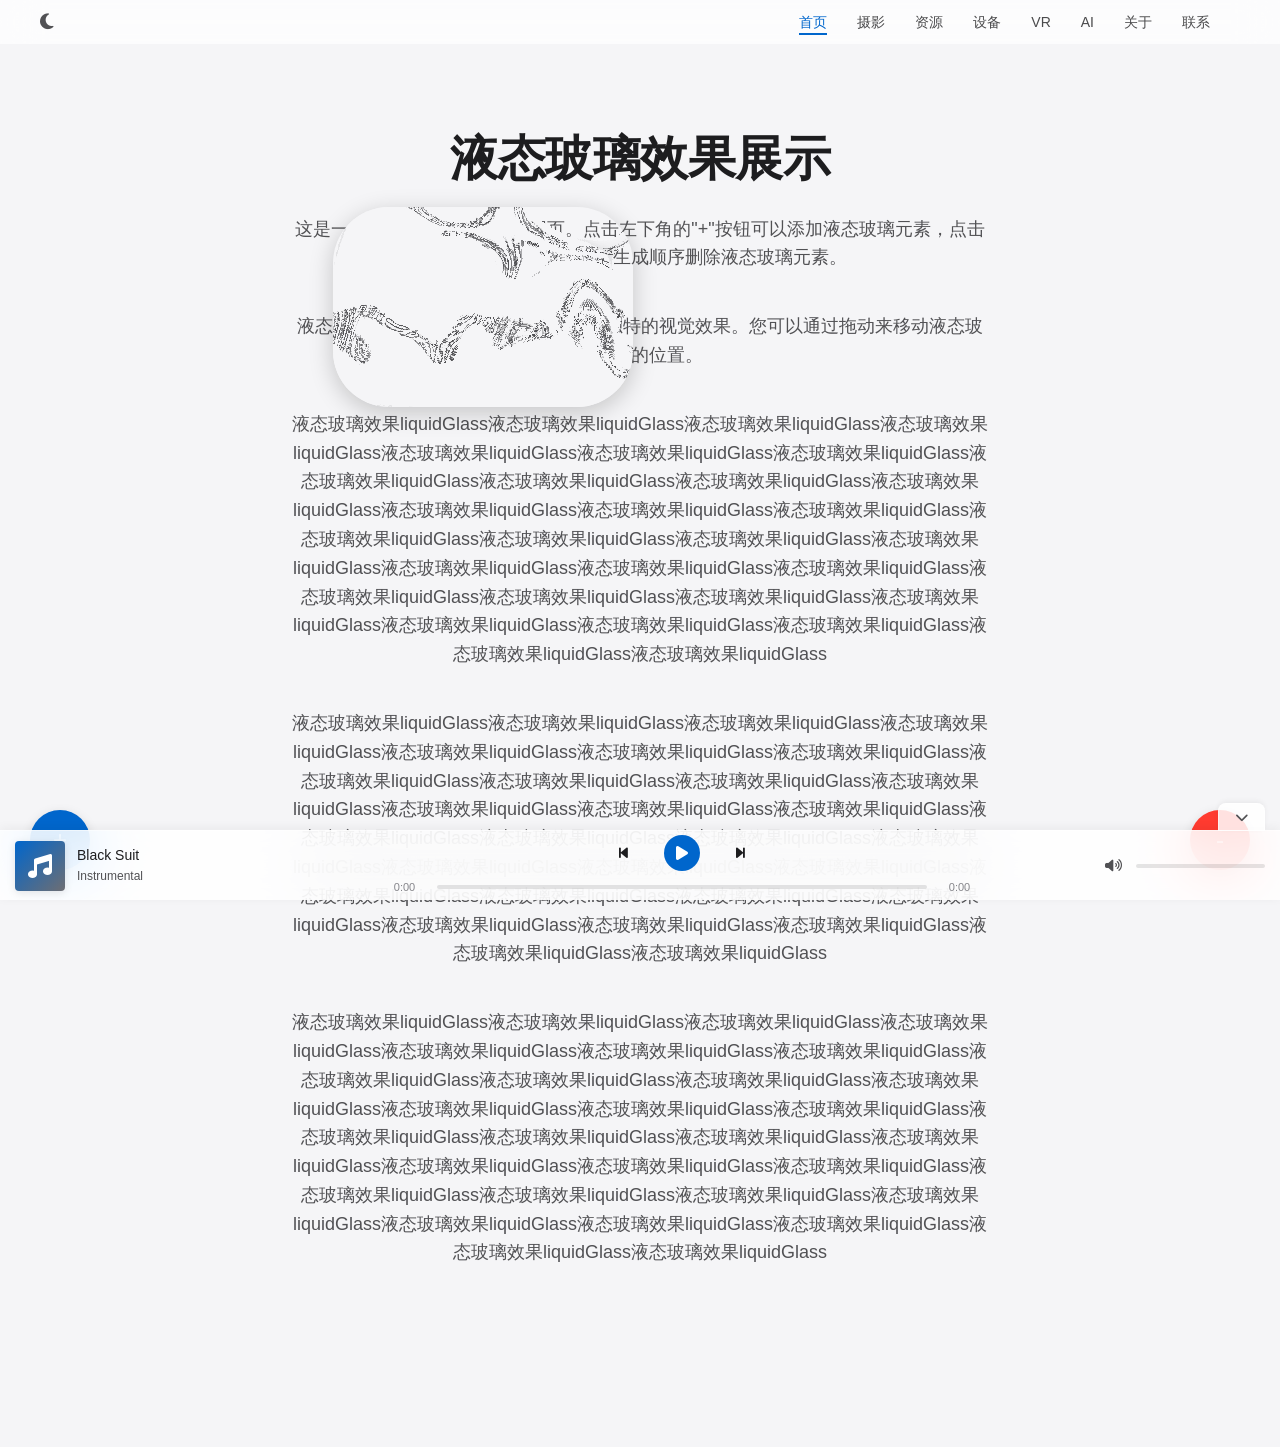
<file: liquidGlass.html>
<!DOCTYPE html>
<html lang="zh-CN">
<head>
    <meta charset="UTF-8">
    <meta name="viewport" content="width=device-width, initial-scale=1.0">
    <title>液态玻璃效果测试</title>
    <link rel="stylesheet" href="https://cdnjs.cloudflare.com/ajax/libs/font-awesome/6.4.0/css/all.min.css">
    <link rel="stylesheet" href="player.css">
    <style>
        :root {
            --bg-primary: #f5f5f7;
            --bg-secondary: #ffffff;
            --text-primary: #1d1d1f;
            --text-secondary: #515154;
            --text-tertiary: #86868b;
            --accent-color: #06c;
            --card-shadow: 0 4px 20px rgba(0, 0, 0, 0.05);
            --transition: color 0.20s cubic-bezier(0.25, 0.1, 0.25, 1), 
                          background-color 0.20s cubic-bezier(0.25, 0.1, 0.25, 1), 
                          border-color 0.20s cubic-bezier(0.25, 0.1, 0.25, 1), 
                          box-shadow 0.20s cubic-bezier(0.25, 0.1, 0.25, 1),
                          opacity 0.20s cubic-bezier(0.25, 0.1, 0.25, 1),
                          transform 0.20s cubic-bezier(0.25, 0.1, 0.25, 1);
        }

        .dark-mode {
            --bg-primary: #000;
            --bg-secondary: #1d1d1f;
            --text-primary: #f5f5f7;
            --text-secondary: #a1a1a6;
            --text-tertiary: #6e6e73;
            --accent-color: #2997ff;
            --card-shadow: 0 4px 20px rgba(0, 0, 0, 0.2);
        }

        * {
            margin: 0;
            padding: 0;
            box-sizing: border-box;
            font-family: -apple-system, BlinkMacSystemFont, "SF Pro Text", "Helvetica Neue", sans-serif;
        }
        
        body {
            background-color: var(--bg-primary);
            color: var(--text-primary);
            line-height: 1.47059;
            padding-bottom: 80px;
            position: relative;
            overflow-x: hidden;
        }
        
        .container {
            max-width: 1200px;
            margin: 0 auto;
            padding: 0 20px;
        }
        
        /* 导航栏样式 */
        nav {
            background-color: rgba(255, 255, 255, 0.72);
            backdrop-filter: blur(20px);
            -webkit-backdrop-filter: blur(20px);
            padding: 0 20px;
            position: sticky;
            top: 0;
            z-index: 100;
        }

        .dark-mode nav {
            background-color: rgba(29, 29, 31, 0.72);
        }
        
        .nav-container {
            display: flex;
            justify-content: space-between;
            align-items: center;
            height: 44px;
            max-width: 1200px;
            margin: 0 auto;
        }
        
        .theme-toggle {
            display: flex;
            align-items: center;
            margin-right: 20px;
            cursor: pointer;
            background: none;
            border: none;
            color: var(--text-secondary);
            font-size: 18px;
        }
        
        .nav-links {
            display: flex;
            list-style: none;
        }
        
        .nav-links li {
            margin-right: 30px;
            position: relative;
        }
        
        .nav-links a {
            text-decoration: none;
            color: var(--text-primary);
            font-size: 14px;
            font-weight: 400;
            opacity: 0.8;
            padding: 5px 0;
            position: relative;
            transition: var(--transition);
        }
        
        .nav-links a::after {
            content: '';
            position: absolute;
            width: 0;
            height: 2px;
            bottom: 0;
            left: 0;
            background: var(--accent-color);
            transition: var(--transition);
        }
        
        .nav-links a:hover {
            opacity: 1;
        }
        
        .nav-links a:hover::after {
            width: 100%;
        }
        
        .nav-links a.active {
            opacity: 1;
            color: var(--accent-color);
        }
        
        .nav-links a.active::after {
            width: 100%;
        }
        
        /* 主内容区域 */
        .main-content {
            text-align: center;
            padding: 80px 0 60px;
            background-color: var(--bg-primary);
            position: relative;
            z-index: 1;
        }
        
        .main-content h1 {
            font-size: 48px;
            font-weight: 600;
            margin-bottom: 20px;
            letter-spacing: -0.5px;
        }
        
        .main-content p {
            font-size: 18px;
            color: var(--text-secondary);
            max-width: 700px;
            margin: 0 auto 40px;
            line-height: 1.6;
        }
        
        /* 液态玻璃效果样式 */
        .liquid-glass {
            width: 300px;
            height: 200px;
            border-radius: 56.00000000000001px;
            position: relative;
            isolation: isolate;
            box-shadow: 0px 6px 24px rgba(0, 0, 0, 0.2);
            display: flex;
            align-items: center;
            justify-content: center;
            border: none;
            background: none;
            padding: 0;
            margin: 0;
            text-decoration: none;
            cursor: pointer;
            position: absolute;
            z-index: 10;
        }

        .liquid-glass:focus {
            outline: none;
        }

        .liquid-glass::before {
            content: '';
            position: absolute;
            inset: 0;
            z-index: 0;
            border-radius: 56.00000000000001px;
            box-shadow: inset 0 0 0px -20px #000000;
            background-color: rgba(255, 255, 255, 0);
        }

        .liquid-glass::after {
            content: '';
            position: absolute;
            inset: 0;
            z-index: -1;
            border-radius: 56.00000000000001px;
            backdrop-filter: blur(0px);
            -webkit-backdrop-filter: blur(0px);
            filter: url(#glass-distortion);
            -webkit-filter: url(#glass-distortion);
        }

        /* 大型文本背景 */
        .text-background {
            position: fixed;
            top: 0;
            left: 0;
            width: 100%;
            height: 100%;
            z-index: -1;
            overflow: hidden;
            pointer-events: none;
            display: flex;
            align-items: center;
            justify-content: center;
        }
        
        .text-content {
            font-size: 120px;
            font-weight: 900;
            color: rgba(0, 0, 0, 0.03);
            text-align: center;
            line-height: 1;
            max-width: 90%;
            word-break: break-word;
            font-family: 'Georgia', 'Microsoft YaHei', '微软雅黑', serif;
        }
        
        .dark-mode .text-content {
            color: rgba(255, 255, 255, 0.03);
        }
        
        /* 添加按钮 */
        .add-glass-btn {
            position: fixed;
            bottom: 30px;
            left: 30px;
            width: 60px;
            height: 60px;
            border-radius: 50%;
            background-color: var(--accent-color);
            color: white;
            display: flex;
            align-items: center;
            justify-content: center;
            font-size: 24px;
            cursor: pointer;
            box-shadow: 0 4px 12px rgba(0, 0, 0, 0.15);
            z-index: 100;
            border: none;
            transition: transform 0.3s ease;
        }
        
        .add-glass-btn:hover {
            transform: scale(1.1);
        }
        
        /* 删除按钮 */
        .remove-glass-btn {
            position: fixed;
            bottom: 30px;
            right: 30px;
            width: 60px;
            height: 60px;
            border-radius: 50%;
            background-color: #ff3b30;
            color: white;
            display: flex;
            align-items: center;
            justify-content: center;
            font-size: 24px;
            cursor: pointer;
            box-shadow: 0 4px 12px rgba(0, 0, 0, 0.15);
            z-index: 100;
            border: none;
            transition: transform 0.3s ease;
        }
        
        .remove-glass-btn:hover {
            transform: scale(1.1);
        }
        
        .remove-glass-btn:disabled {
            background-color: #cccccc;
            cursor: not-allowed;
            transform: none;
        }
        
        /* 液态玻璃容器 */
        .glass-container {
            position: fixed;
            top: 0;
            left: 0;
            width: 100%;
            height: 100%;
            pointer-events: none;
            z-index: 5;
        }
        
        .glass-container > * {
            pointer-events: auto;
        }
        
        /* 响应式设计 */
        @media (max-width: 768px) {
            .nav-links {
                display: none;
            }
            
            .main-content h1 {
                font-size: 36px;
            }
            
            .text-content {
                font-size: 80px;
            }
        }
    </style>
</head>
<body class="light-mode">
    <!-- SVG滤镜定义 -->
    <svg xmlns="http://www.w3.org/2000/svg" style="display: none;">
        <defs>
            <filter id="glass-distortion" x="0%" y="0%" width="100%" height="100%">
                <feTurbulence type="fractalNoise" baseFrequency="0.01 0.01" numOctaves="2" seed="92" result="noise" />
                <feGaussianBlur in="noise" stdDeviation="2" result="blurred" />
                <feDisplacementMap in="SourceGraphic" in2="blurred" scale="193" xChannelSelector="R" yChannelSelector="G" />
            </filter>
        </defs>
    </svg>

    <!-- 大型文本背景 -->
    <div class="text-background" id="textBackground">
        <div class="text-content" id="textContent">1</div>
    </div>
    
    <!-- 液态玻璃容器 -->
    <div class="glass-container" id="glassContainer"></div>
    
    <!-- 添加按钮 -->
    <button class="add-glass-btn" id="addGlassBtn">+</button>
    
    <!-- 删除按钮 -->
    <button class="remove-glass-btn" id="removeGlassBtn" disabled>-</button>

    <!-- 导航栏 -->
    <nav>
        <div class="nav-container">
            <button class="theme-toggle" id="themeToggle">
                <i class="fas fa-moon"></i>
            </button>
            <ul class="nav-links">
                <li><a href="main.html" class="active">首页</a></li>

                <li><a href="photography.html">摄影</a></li>
                <li><a href="tech.html">资源</a></li>
                <li><a href="devices.html">设备</a></li>
                <li><a href="vr.html">VR</a></li>
                <li><a href="ai.home.html">AI</a></li>
                <li><a href="about.html">关于</a></li>
                <li><a href="contact.html">联系</a></li>
            </ul>
        </div>
    </nav>

    <!-- 主内容区域 -->
    <p class="container">
        <section class="main-content">
            <h1>液态玻璃效果展示</h1>
            <p>这是一个展示液态玻璃效果的网页。点击左下角的"+"按钮可以添加液态玻璃元素，点击右下角的"-"按钮可以按生成顺序删除液态玻璃元素。</p>
            <p>液态玻璃效果通过SVG滤镜实现，具有独特的视觉效果。您可以通过拖动来移动液态玻璃元素的位置。</p>
            <p>液态玻璃效果liquidGlass液态玻璃效果liquidGlass液态玻璃效果liquidGlass液态玻璃效果liquidGlass液态玻璃效果liquidGlass液态玻璃效果liquidGlass液态玻璃效果liquidGlass液态玻璃效果liquidGlass液态玻璃效果liquidGlass液态玻璃效果liquidGlass液态玻璃效果liquidGlass液态玻璃效果liquidGlass液态玻璃效果liquidGlass液态玻璃效果liquidGlass液态玻璃效果liquidGlass液态玻璃效果liquidGlass液态玻璃效果liquidGlass液态玻璃效果liquidGlass液态玻璃效果liquidGlass液态玻璃效果liquidGlass液态玻璃效果liquidGlass液态玻璃效果liquidGlass液态玻璃效果liquidGlass液态玻璃效果liquidGlass液态玻璃效果liquidGlass液态玻璃效果liquidGlass液态玻璃效果liquidGlass液态玻璃效果liquidGlass液态玻璃效果liquidGlass液态玻璃效果liquidGlass</p>
            <p>液态玻璃效果liquidGlass液态玻璃效果liquidGlass液态玻璃效果liquidGlass液态玻璃效果liquidGlass液态玻璃效果liquidGlass液态玻璃效果liquidGlass液态玻璃效果liquidGlass液态玻璃效果liquidGlass液态玻璃效果liquidGlass液态玻璃效果liquidGlass液态玻璃效果liquidGlass液态玻璃效果liquidGlass液态玻璃效果liquidGlass液态玻璃效果liquidGlass液态玻璃效果liquidGlass液态玻璃效果liquidGlass液态玻璃效果liquidGlass液态玻璃效果liquidGlass液态玻璃效果liquidGlass液态玻璃效果liquidGlass液态玻璃效果liquidGlass液态玻璃效果liquidGlass液态玻璃效果liquidGlass液态玻璃效果liquidGlass液态玻璃效果liquidGlass液态玻璃效果liquidGlass液态玻璃效果liquidGlass液态玻璃效果liquidGlass液态玻璃效果liquidGlass液态玻璃效果liquidGlass</p>
            <p>液态玻璃效果liquidGlass液态玻璃效果liquidGlass液态玻璃效果liquidGlass液态玻璃效果liquidGlass液态玻璃效果liquidGlass液态玻璃效果liquidGlass液态玻璃效果liquidGlass液态玻璃效果liquidGlass液态玻璃效果liquidGlass液态玻璃效果liquidGlass液态玻璃效果liquidGlass液态玻璃效果liquidGlass液态玻璃效果liquidGlass液态玻璃效果liquidGlass液态玻璃效果liquidGlass液态玻璃效果liquidGlass液态玻璃效果liquidGlass液态玻璃效果liquidGlass液态玻璃效果liquidGlass液态玻璃效果liquidGlass液态玻璃效果liquidGlass液态玻璃效果liquidGlass液态玻璃效果liquidGlass液态玻璃效果liquidGlass液态玻璃效果liquidGlass液态玻璃效果liquidGlass液态玻璃效果liquidGlass液态玻璃效果liquidGlass液态玻璃效果liquidGlass液态玻璃效果liquidGlass</p>
        </section>
    </div>

    <script>
        // 主题切换功能
        const themeToggle = document.getElementById('themeToggle');
        const body = document.body;
        const themeIcon = themeToggle.querySelector('i');

        // 检查本地存储中的主题偏好
        if (localStorage.getItem('theme') === 'dark') {
            body.classList.add('dark-mode');
            themeIcon.className = 'fas fa-sun';
        }

        themeToggle.addEventListener('click', () => {
            body.classList.toggle('dark-mode');

            if (body.classList.contains('dark-mode')) {
                localStorage.setItem('theme', 'dark');
                themeIcon.className = 'fas fa-sun';
            } else {
                localStorage.setItem('theme', 'light');
                themeIcon.className = 'fas fa-moon';
            }
            
            // 更新背景文字颜色
            updateTextColor();
        });

        // 更新背景文字颜色
        function updateTextColor() {
            const textContent = document.getElementById('textContent');
            const isDarkMode = body.classList.contains('dark-mode');
            
            textContent.style.color = isDarkMode ? 'rgba(255, 255, 255, 0.03)' : 'rgba(0, 0, 0, 0.03)';
        }

        // 液态玻璃效果
        let glassCount = 0;
        let glassQueue = []; // 用于存储液态玻璃元素的队列
        
        function createLiquidGlass() {
            glassCount++;
            
            const glassContainer = document.getElementById('glassContainer');
            const glass = document.createElement('div');
            glass.className = 'liquid-glass';
            glass.id = 'glass-' + glassCount;
            
            // 随机位置，避免重叠
            const maxX = window.innerWidth - 300;
            const maxY = window.innerHeight - 200;
            const randomX = Math.max(0, Math.min(maxX, Math.random() * maxX));
            const randomY = Math.max(0, Math.min(maxY, Math.random() * maxY));
            
            glass.style.left = randomX + 'px';
            glass.style.top = randomY + 'px';
            
            glassContainer.appendChild(glass);
            
            // 将新创建的玻璃添加到队列
            glassQueue.push(glass.id);
            
            // 更新删除按钮状态
            updateRemoveButtonState();
            
            // 添加拖动功能
            makeDraggable(glass);
            
            return glass;
        }
        
        // 移除液态玻璃
        function removeLiquidGlass(glassId) {
            const glass = document.getElementById(glassId);
            if (glass) {
                // 从DOM中移除
                glass.remove();
                
                // 从队列中移除
                const index = glassQueue.indexOf(glassId);
                if (index !== -1) {
                    glassQueue.splice(index, 1);
                }
                
                // 更新删除按钮状态
                updateRemoveButtonState();
            }
        }
        
        // 按生成顺序删除最后一个液态玻璃
        function removeLastLiquidGlass() {
            if (glassQueue.length > 0) {
                const lastGlassId = glassQueue.shift(); // 从队列开头移除（先进先出）
                const glass = document.getElementById(lastGlassId);
                if (glass) {
                    glass.remove();
                }
                
                // 更新删除按钮状态
                updateRemoveButtonState();
            }
        }
        
        // 更新删除按钮状态
        function updateRemoveButtonState() {
            const removeBtn = document.getElementById('removeGlassBtn');
            if (glassQueue.length === 0) {
                removeBtn.disabled = true;
            } else {
                removeBtn.disabled = false;
            }
        }
        
        // 使元素可拖动
        function makeDraggable(element) {
            let pos1 = 0, pos2 = 0, pos3 = 0, pos4 = 0;
            
            element.onmousedown = dragMouseDown;
            
            function dragMouseDown(e) {
                e = e || window.event;
                e.preventDefault();
                
                // 获取鼠标初始位置
                pos3 = e.clientX;
                pos4 = e.clientY;
                
                document.onmouseup = closeDragElement;
                document.onmousemove = elementDrag;
            }
            
            function elementDrag(e) {
                e = e || window.event;
                e.preventDefault();
                
                // 计算新位置
                pos1 = pos3 - e.clientX;
                pos2 = pos4 - e.clientY;
                pos3 = e.clientX;
                pos4 = e.clientY;
                
                // 设置元素新位置
                element.style.top = (element.offsetTop - pos2) + "px";
                element.style.left = (element.offsetLeft - pos1) + "px";
            }
            
            function closeDragElement() {
                // 停止移动
                document.onmouseup = null;
                document.onmousemove = null;
            }
        }
        
        // 添加按钮事件
        document.getElementById('addGlassBtn').addEventListener('click', function() {
            createLiquidGlass();
        });
        
        // 删除按钮事件
        document.getElementById('removeGlassBtn').addEventListener('click', function() {
            removeLastLiquidGlass();
        });
        
        // 页面加载时创建初始液态玻璃
        window.addEventListener('load', function() {
            createLiquidGlass(); // 创建一个初始的液态玻璃
        });
    </script>
    
    <!-- 音乐播放器 -->
    <div id="music-player">
        <button class="hide-player-btn" title="隐藏/显示播放栏">
            <i class="fas fa-chevron-down"></i>
        </button>
        
        <!-- 歌曲信息 -->
        <div class="player-info">
            <div class="player-album-cover">
                <i class="fas fa-music"></i>
            </div>
            <div class="song-details">
                <div class="song-title">歌曲名称</div>
                <div class="song-artist">艺术家</div>
            </div>
        </div>
        
        <!-- 播放控制 -->
        <div class="player-controls">
            <div class="controls-buttons">
                <button class="control-btn prev-btn" title="上一首">
                    <i class="fas fa-step-backward"></i>
                </button>
                <button class="control-btn play-btn" title="播放/暂停">
                    <i class="fas fa-play"></i>
                </button>
                <button class="control-btn next-btn" title="下一首">
                    <i class="fas fa-step-forward"></i>
                </button>
            </div>
            <div class="progress-container">
                <span class="time-display current-time">0:00</span>
                <input type="range" class="progress-bar" min="0" max="100" value="0">
                <span class="time-display total-time">0:00</span>
            </div>
        </div>
        
        <!-- 音量控制 -->
        <div class="volume-container">
            <button class="volume-btn" title="静音">
                <i class="fas fa-volume-high"></i>
            </button>
            <input type="range" class="volume-slider" min="0" max="100" value="80">
        </div>
    </div>
    
    <script src="player.js"></script>
</body>
</html>
</file>
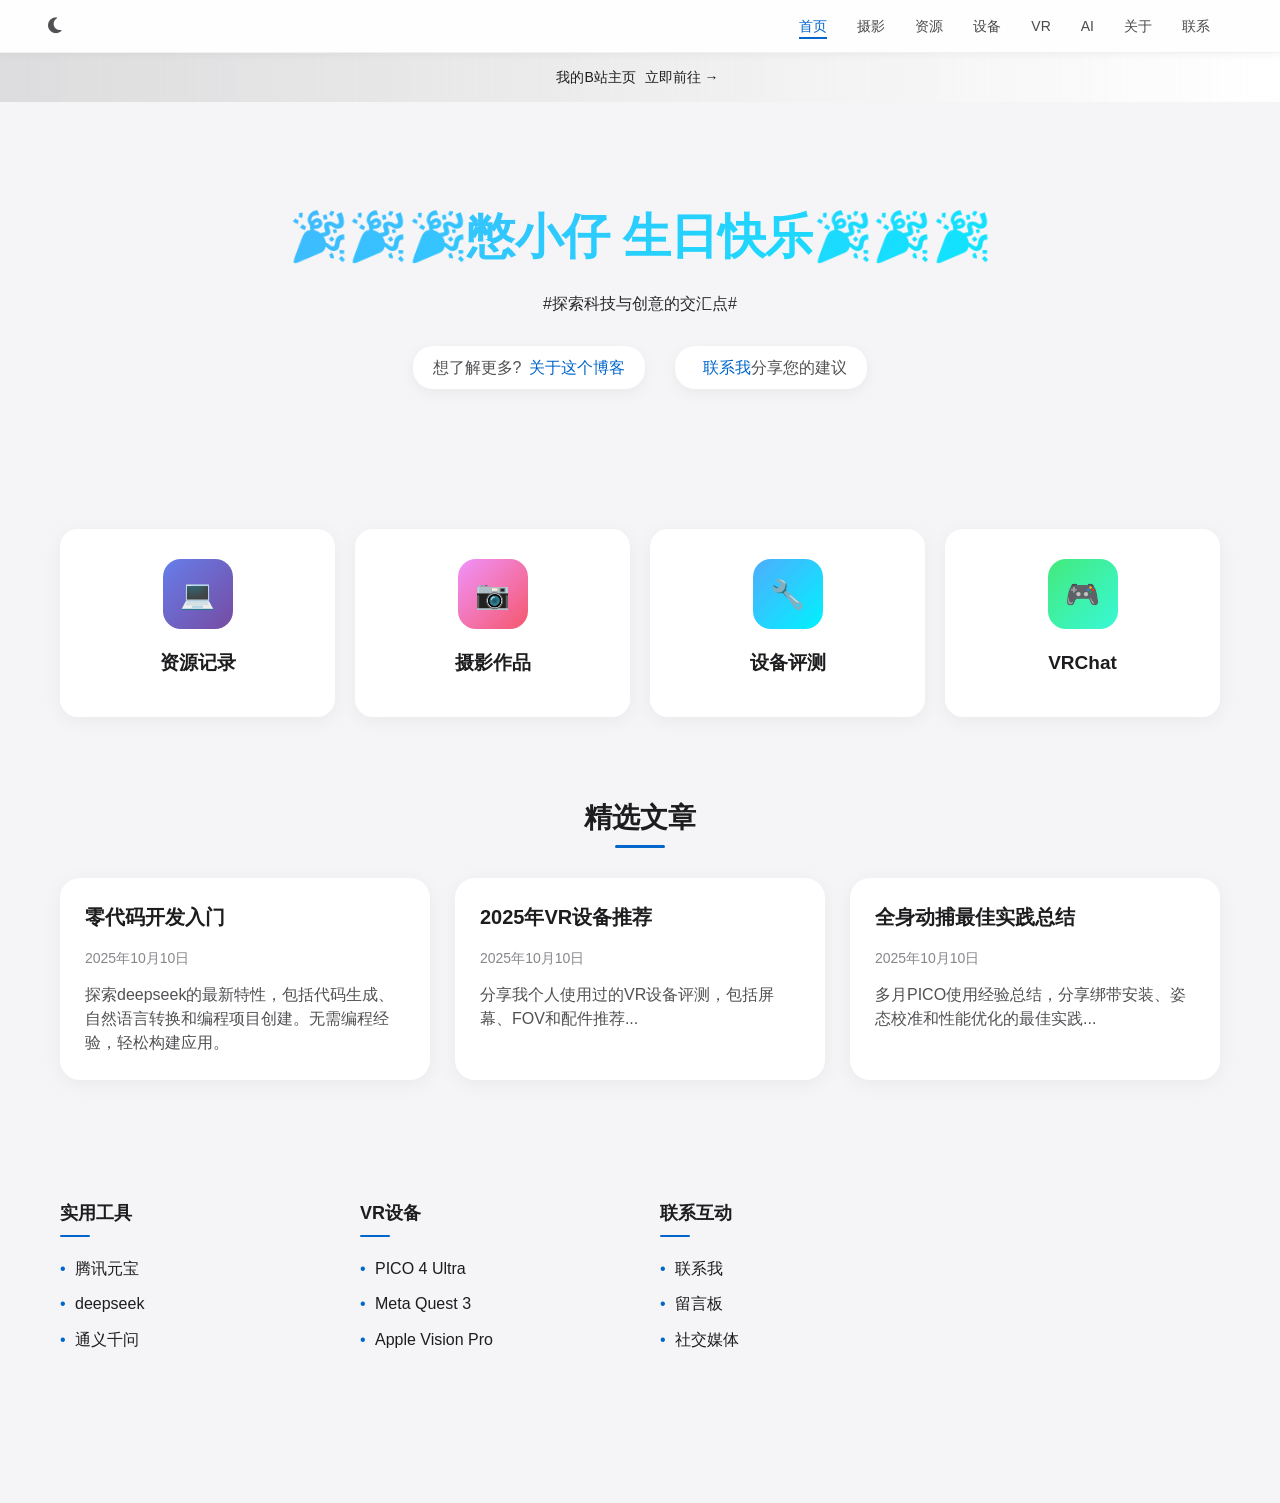
<file: main.html>
<!DOCTYPE html>
<html lang="zh-CN">
<head>
    <meta charset="UTF-8">
    <meta name="viewport" content="width=device-width, initial-scale=1.0">
    <title>L rn的主页</title>
    <link rel="stylesheet" href="https://cdnjs.cloudflare.com/ajax/libs/font-awesome/6.4.0/css/all.min.css">
    <style>
        :root {
            --bg-primary: #f5f5f7;
            --bg-secondary: #ffffff;
            --text-primary: #1d1d1f;
            --text-secondary: #515154;
            --text-tertiary: #86868b;
            --accent-color: #06c;
            --card-shadow: 0 4px 20px rgba(0, 0, 0, 0.05);
            --transition: all 0.3s cubic-bezier(0.25, 0.1, 0.25, 1);
            --gradient-1: linear-gradient(135deg, #667eea 0%, #764ba2 100%);
            --gradient-2: linear-gradient(135deg, #f093fb 0%, #f5576c 100%);
            --gradient-3: linear-gradient(135deg, #4facfe 0%, #00f2fe 100%);
            --gradient-4: linear-gradient(135deg, #43e97b 0%, #38f9d7 100%);
            
            /* 公告横幅专用变量 - 亮色模式 */
            --banner-gradient-light: linear-gradient(90deg, #acacac55 0%, #ffffff 100%);
            --banner-gradient-dark: linear-gradient(90deg, #262626 0%, #000000 100%);
            --banner-text-color: #1d1d1f; /* 亮色模式下为黑色 */
            --banner-link-color: #1d1d1f; /* 亮色模式下为黑色 */
            --banner-link-hover-color: rgba(29, 29, 31, 0.8); /* 亮色模式下为深灰色 */
        }

        .dark-mode {
            --bg-primary: #000;
            --bg-secondary: #1d1d1f;
            --text-primary: #f5f5f7;
            --text-secondary: #a1a1a6;
            --text-tertiary: #6e6e73;
            --accent-color: #2997ff;
            --card-shadow: 0 4px 20px rgba(0, 0, 0, 0.2);
            --gradient-1: linear-gradient(135deg, #2c3e50 0%, #3498db 100%);
            --gradient-2: linear-gradient(135deg, #8e44ad 0%, #c0392b 100%);
            --gradient-3: linear-gradient(135deg, #16a085 0%, #f4d03f 100%);
            --gradient-4: linear-gradient(135deg, #2980b9 0%, #2c3e50 100%);
            
            /* 暗色模式下的公告横幅变量 */
            --banner-gradient-light: var(--banner-gradient-dark);
            --banner-text-color: #f5f5f7; /* 暗色模式下为白色 */
            --banner-link-color: #f5f5f7; /* 暗色模式下为白色 */
            --banner-link-hover-color: rgba(245, 245, 247, 0.8); /* 暗色模式下为浅灰色 */
        }

        * {
            margin: 0;
            padding: 0;
            box-sizing: border-box;
            font-family: -apple-system, BlinkMacSystemFont, "SF Pro Text", "Helvetica Neue", sans-serif;
        }
        
        /* 页面加载动画 */
        @keyframes fadeIn {
            from { opacity: 0; transform: translateY(20px); }
            to { opacity: 1; transform: translateY(0); }
        }
        
        /* 全局过渡效果 */
        body, nav, .announcement-banner, .category-card, .featured-card,
        .site-map-links a, .assistance-item a, .player-btn,
        .progress-container, .volume-slider, .album-cover,
        .hero, .hero h1, .assistance-item, .featured-section, 
        .featured-section .section-title, .featured-card, 
        .featured-card h3, .featured-card h3 a,
        .featured-card .date, .featured-card .excerpt,
        .site-map-section h3, .site-map-links li, .site-map-links a {
            transition: var(--transition);
        }
        
        body {
            background-color: var(--bg-primary);
            color: var(--text-primary);
            line-height: 1.47059;
            padding-bottom: 80px;
            opacity: 0;
            animation: fadeIn 0.8s ease-out forwards;
        }
        
        .container {
            max-width: 1200px;
            margin: 0 auto;
            padding: 0 20px;
        }
        
        /* 导航栏样式 - 苹果风格增强 */
        nav {
            background-color: rgba(255, 255, 255, 0.85);
            backdrop-filter: blur(30px) saturate(180%);
            -webkit-backdrop-filter: blur(30px) saturate(180%);
            padding: 0 20px;
            position: sticky;
            top: 0;
            z-index: 100;
            border-bottom: 1px solid rgba(0, 0, 0, 0.05);
            box-shadow: 0 1px 10px rgba(0, 0, 0, 0.05);
        }

        .dark-mode nav {
            background-color: rgba(29, 29, 31, 0.85);
            border-bottom: 1px solid rgba(255, 255, 255, 0.05);
            box-shadow: 0 1px 10px rgba(0, 0, 0, 0.2);
        }
        
        .nav-container {
            display: flex;
            justify-content: space-between;
            align-items: center;
            height: 52px;
            max-width: 1200px;
            margin: 0 auto;
        }
        
        .theme-toggle {
            display: flex;
            align-items: center;
            margin-right: 20px;
            cursor: pointer;
            background: none;
            border: none;
            color: var(--text-secondary);
            font-size: 18px;
            padding: 8px;
            border-radius: 50%;
            transition: var(--transition);
        }
        
        .theme-toggle:hover {
            background-color: rgba(0, 0, 0, 0.05);
            transform: rotate(15deg);
        }
        
        .dark-mode .theme-toggle:hover {
            background-color: rgba(255, 255, 255, 0.1);
        }
        
        .nav-links {
            display: flex;
            list-style: none;
        }
        
        .nav-links li {
            margin-right: 30px;
            position: relative;
        }
        
        .nav-links a {
            text-decoration: none;
            color: var(--text-primary);
            font-size: 14px;
            font-weight: 400;
            opacity: 0.8;
            padding: 5px 0;
            position: relative;
            transition: var(--transition);
        }
        
        .nav-links a::after {
            content: '';
            position: absolute;
            width: 0;
            height: 2px;
            bottom: 0;
            left: 0;
            background: var(--accent-color);
            transition: var(--transition);
        }
        
        .nav-links a:hover {
            opacity: 1;
        }
        
        .nav-links a:hover::after {
            width: 100%;
        }
        
        .nav-links a.active {
            opacity: 1;
            color: var(--accent-color);
        }
        
        .nav-links a.active::after {
            width: 100%;
        }
        
        /* 公告横幅 - 优化版 */
        .announcement-banner {
            background: var(--banner-gradient-light);
            text-align: center;
            padding: 14px 0;
            font-size: 14px;
            color: var(--banner-text-color);
            position: relative;
            overflow: hidden;
            transition: background 0.5s ease, color 0.5s ease;
        }
        
        .announcement-banner::before {
            content: '';
            position: absolute;
            top: 0;
            left: -100%;
            width: 100%;
            height: 100%;
            background: linear-gradient(90deg, transparent, rgba(255, 255, 255, 0.2), transparent);
            animation: shimmer 3s infinite;
        }
        
        @keyframes shimmer {
            0% { left: -100%; }
            100% { left: 100%; }
        }
        
        .announcement-banner a {
            color: var(--banner-link-color);
            text-decoration: none;
            font-weight: 500;
            position: relative;
            padding: 0 5px;
            transition: color 0.3s ease;
        }
        
        .announcement-banner a::after {
            content: '';
            position: absolute;
            width: 0;
            height: 1px;
            bottom: -2px;
            left: 0;
            background: var(--banner-link-color);
            transition: var(--transition);
        }
        
        .announcement-banner a:hover {
            color: var(--banner-link-hover-color);
        }
        
        .announcement-banner a:hover::after {
            width: 100%;
        }
        
        /* 主标语区域 */
        .hero {
            text-align: center;
            padding: 100px 0 80px;
            background-color: var(--bg-primary);
            position: relative;
            overflow: hidden;
        }
        
        .hero::before {
            content: '';
            position: absolute;
            top: -50%;
            left: -50%;
            width: 200%;
            height: 200%;
            background: radial-gradient(circle, rgba(255,255,255,0.05) 0%, transparent 70%);
            animation: pulse 15s infinite alternate;
        }
        
        @keyframes pulse {
            0% { transform: translate(0, 0) scale(1); }
            100% { transform: translate(10%, 10%) scale(1.1); }
        }
        
        .hero h1 {
            font-size: 48px;
            font-weight: 600;
            margin-bottom: 20px;
            letter-spacing: -0.5px;
            position: relative;
            background: var(--gradient-3);
            -webkit-background-clip: text;
            -webkit-text-fill-color: transparent;
            background-clip: text;
            animation: textGlow 3s ease-in-out infinite alternate;
        }
        
        @keyframes textGlow {
            0% { filter: drop-shadow(0 0 5px rgba(0, 119, 255, 0.3)); }
            100% { filter: drop-shadow(0 0 10px rgba(0, 119, 255, 0.6)); }
        }
        
        .assistance-section {
            display: flex;
            justify-content: center;
            gap: 30px;
            margin-top: 30px;
            position: relative;
        }
        
        .assistance-item {
            display: flex;
            align-items: center;
            font-size: 16px;
            color: var(--text-secondary);
            padding: 10px 20px;
            border-radius: 20px;
            background: var(--bg-secondary);
            box-shadow: 0 4px 15px rgba(0, 0, 0, 0.05);
            transition: var(--transition);
        }
        
        .assistance-item:hover {
            transform: translateY(-3px);
            box-shadow: 0 8px 20px rgba(0, 0, 0, 0.1);
        }
        
        .assistance-item a {
            color: var(--accent-color);
            text-decoration: none;
            margin-left: 8px;
            font-weight: 500;
            position: relative;
        }
        
        .assistance-item a::after {
            content: '';
            position: absolute;
            width: 0;
            height: 1px;
            bottom: -2px;
            left: 0;
            background: var(--accent-color);
            transition: var(--transition);
        }
        
        .assistance-item a:hover::after {
            width: 100%;
        }
        
        /* 分类网格 */
        .categories-grid {
            display: grid;
            grid-template-columns: repeat(auto-fill, minmax(220px, 1fr));
            gap: 20px;
            margin: 60px 0;
        }
        
        .category-card {
            background-color: var(--bg-secondary);
            border-radius: 18px;
            padding: 30px 25px;
            text-align: center;
            cursor: pointer;
            text-decoration: none;
            color: inherit;
            display: block;
            box-shadow: var(--card-shadow);
            position: relative;
            overflow: hidden;
            transition: var(--transition);
        }
        
        .category-card::before {
            content: '';
            position: absolute;
            top: 0;
            left: 0;
            width: 100%;
            height: 100%;
            background: var(--gradient-1);
            opacity: 0;
            transition: var(--transition);
        }
        
        .category-card:nth-child(2)::before {
            background: var(--gradient-2);
        }
        
        .category-card:nth-child(3)::before {
            background: var(--gradient-3);
        }
        
        .category-card:nth-child(4)::before {
            background: var(--gradient-4);
        }
        
        .category-card:hover {
            transform: translateY(-8px) scale(1.03);
            box-shadow: 0 15px 30px rgba(0,0,0,0.1);
        }
        
        .category-card:hover::before {
            opacity: 0.1;
        }
        
        .category-icon {
            width: 70px;
            height: 70px;
            margin: 0 auto 20px;
            display: flex;
            align-items: center;
            justify-content: center;
            border-radius: 18px;
            background: var(--gradient-1);
            color: white;
            font-size: 28px;
            position: relative;
            z-index: 1;
            transition: var(--transition);
        }
        
        .category-card:nth-child(2) .category-icon {
            background: var(--gradient-2);
        }
        
        .category-card:nth-child(3) .category-icon {
            background: var(--gradient-3);
        }
        
        .category-card:nth-child(4) .category-icon {
            background: var(--gradient-4);
        }
        
        .category-card:hover .category-icon {
            transform: scale(1.1) rotate(5deg);
        }
        
        .category-card h3 {
            font-size: 19px;
            margin-bottom: 10px;
            font-weight: 600;
            position: relative;
            z-index: 1;
        }
        
        /* 推荐文章区域 */
        .featured-section {
            background-color: var(--bg-primary);
            padding: 20px 0 60px;
        }
        
        .section-title {
            font-size: 28px;
            font-weight: 600;
            margin-bottom: 40px;
            text-align: center;
            position: relative;
            display: inline-block;
            left: 50%;
            transform: translateX(-50%);
            padding: 0 20px;
        }
        
        .section-title::after {
            content: '';
            position: absolute;
            width: 50px;
            height: 3px;
            bottom: -10px;
            left: 50%;
            transform: translateX(-50%);
            background: var(--accent-color);
            border-radius: 2px;
        }
        
        .featured-cards {
            display: grid;
            grid-template-columns: repeat(auto-fit, minmax(320px, 1fr));
            gap: 25px;
        }
        
        .featured-card {
            background-color: var(--bg-secondary);
            border-radius: 20px;
            padding: 25px;
            cursor: pointer;
            box-shadow: var(--card-shadow);
            position: relative;
            overflow: hidden;
            transition: var(--transition);
        }
        
        .featured-card::before {
            content: '';
            position: absolute;
            top: 0;
            left: -100%;
            width: 100%;
            height: 100%;
            background: linear-gradient(90deg, transparent, rgba(255, 255, 255, 0.2), transparent);
            transition: var(--transition);
        }
        
        .featured-card:hover {
            transform: translateY(-8px);
            box-shadow: 0 15px 30px rgba(0,0,0,0.1);
        }
        
        .featured-card:hover::before {
            left: 100%;
        }
        
        .featured-card h3 {
            font-size: 20px;
            margin-bottom: 15px;
            font-weight: 600;
            position: relative;
        }
        
        .featured-card h3 a {
            text-decoration: none;
            color: var(--text-primary);
            position: relative;
        }
        
        .featured-card h3 a::after {
            content: '';
            position: absolute;
            width: 0;
            height: 2px;
            bottom: -2px;
            left: 0;
            background: var(--accent-color);
            transition: var(--transition);
        }
        
        .featured-card h3 a:hover::after {
            width: 100%;
        }
        
        .date {
            font-size: 14px;
            font-weight: 500;
            margin-bottom: 15px;
            color: var(--text-tertiary);
        }
        
        .excerpt {
            color: var(--text-secondary);
            font-size: 16px;
            line-height: 1.5;
        }
        
        /* 链接结构样式 */
        .link-structure {
            background-color: var(--bg-primary);
            padding: 60px 0;
        }
        
        .site-map {
            display: grid;
            grid-template-columns: repeat(auto-fill, minmax(250px, 1fr));
            gap: 40px;
        }

        .site-map-section h3 {
            font-size: 18px;
            margin-bottom: 20px;
            color: var(--text-primary);
            font-weight: 600;
            position: relative;
            display: inline-block;
            padding-bottom: 10px;
        }
        
        .site-map-section h3::after {
            content: '';
            position: absolute;
            width: 30px;
            height: 2px;
            bottom: 0;
            left: 0;
            background: var(--accent-color);
            border-radius: 2px;
        }
        
        .site-map-links {
            list-style: none;
        }
        
        .site-map-links li {
            margin-bottom: 12px;
            position: relative;
            padding-left: 15px;
        }
        
        .site-map-links li::before {
            content: '•';
            position: absolute;
            left: 0;
            color: var(--accent-color);
        }

        .site-map-links a {
            text-decoration: none;
            color: var(--text-primary);
            font-size: 16px;
            transition: var(--transition);
            position: relative;
            padding: 2px 0;
        }
        
        .site-map-links a::after {
            content: '';
            position: absolute;
            width: 0;
            height: 1px;
            bottom: 0;
            left: 0;
            background: var(--accent-color);
            transition: var(--transition);
        }

        .site-map-links a:hover {
            color: var(--accent-color);
        }
        
        .site-map-links a:hover::after {
            width: 100%;
        }
        
        /* 响应式设计 */
        @media (max-width: 768px) {
            .nav-links {
                display: none;
            }
            
            .hero h1 {
                font-size: 36px;
            }
            
            .categories-grid {
                grid-template-columns: repeat(2, 1fr);
            }
            
            .featured-cards {
                grid-template-columns: 1fr;
            }
            
            .site-map {
                grid-template-columns: 1fr;
            }
            
            .assistance-section {
                flex-direction: column;
                align-items: center;
                gap: 15px;
            }
        }
        
        /* 滚动动画 */
        .fade-in {
            opacity: 0;
            transform: translateY(30px);
            transition: opacity 0.6s ease, transform 0.6s ease;
        }
        
        .fade-in.visible {
            opacity: 1;
            transform: translateY(0);
        }
    </style>
</head>
<body class="light-mode">
    <!-- 导航栏 -->
    <nav>
        <div class="nav-container">
            <button class="theme-toggle" id="themeToggle">
                <i class="fas fa-moon"></i>
            </button>
            <ul class="nav-links">
                <li><a href="main.html" class="active">首页</a></li>
                <li><a href="photography.html">摄影</a></li>
                <li><a href="tech.html">资源</a></li>

                <li><a href="devices.html">设备</a></li>
                <li><a href="vr.html">VR</a></li>
                <li><a href="ai.html">AI</a></li>
                <li><a href="about.html">关于</a></li>
                <li><a href="contact.html">联系</a></li>
            </ul>
        </div>
    </nav>

    <!-- 公告横幅 - 优化版 -->
    <div class="announcement-banner">
        我的B站主页  <a href="https://space.bilibili.com/3494363069941880?spm_id_from=333.1007.0.0" target="_blank">立即前往 →</a>
    </div>

    <div class="container">
        <!-- 主标语区域 -->
        <section class="hero">
            <h1>🎉🎉🎉憋小仔 生日快乐🎉🎉🎉</h1>   #探索科技与创意的交汇点#
            <div class="assistance-section">
                <div class="assistance-item">
                    <span>想了解更多?</span>
                    <a href="about.html">关于这个博客</a>
                </div>
                <div class="assistance-item">
                    <a href="contact.html">联系我</a>
                    <span>分享您的建议</span>
                </div>
            </div>
        </section>

        <!-- 分类网格 -->
        <section class="categories-grid">
            <a href="tech.html" class="category-card fade-in">
                <div class="category-icon">💻</div>
                <h3>资源记录</h3>
            </a>
            <a href="photography.html" class="category-card fade-in">
                <div class="category-icon">📷</div>
                <h3>摄影作品</h3>
            </a>
            <a href="devices.html" class="category-card fade-in">
                <div class="category-icon">🔧</div>
                <h3>设备评测</h3>
            </a>
            <a href="vr.html" class="category-card fade-in">
                <div class="category-icon">🎮</div>
                <h3>VRChat</h3>
            </a>
        </section>

        <!-- 推荐文章区域 -->
        <section class="featured-section">
            <h2 class="section-title">精选文章</h2>
            <div class="featured-cards">
                <div class="featured-card fade-in">
                    <h3><a href="zero-code.html">零代码开发入门</a></h3>
                    <div class="date">2025年10月10日</div>
                    <div class="excerpt">探索deepseek的最新特性，包括代码生成、自然语言转换和编程项目创建。无需编程经验，轻松构建应用。</div>
                </div>
                <div class="featured-card fade-in">
                    <h3><a href="vr-guide.html">2025年VR设备推荐</a></h3>
                    <div class="date">2025年10月10日</div>
                    <div class="excerpt">分享我个人使用过的VR设备评测，包括屏幕、FOV和配件推荐...</div>
                </div>
                <div class="featured-card fade-in">
                    <h3><a href="motion-capture.html">全身动捕最佳实践总结</a></h3>
                    <div class="date">2025年10月10日</div>
                    <div class="excerpt">多月PICO使用经验总结，分享绑带安装、姿态校准和性能优化的最佳实践...</div>
                </div>
            </div>
        </section>

        <!-- 网站地图链接结构 -->
        <section class="link-structure">
            <div class="site-map">
                <div class="site-map-section fade-in">
                    <h3>实用工具</h3>
                    <ul class="site-map-links">
                        <li><a href="https://yuanbao.tencent.com/chat/" target="_blank">腾讯元宝</a></li>
                        <li><a href="https://www.deepseek.com/" target="_blank">deepseek</a></li>
                        <li><a href="https://www.tongyi.com/" target="_blank">通义千问</a></li>
                    </ul>
                </div>
                <div class="site-map-section fade-in">
                    <h3>VR设备</h3>
                    <ul class="site-map-links">
                        <li><a href="https://www.picoxr.com/cn/products/pico4-ultra" target="_blank">PICO 4 Ultra</a></li>
                        <li><a href="https://www.meta.com/quest/quest-3/" target="_blank">Meta Quest 3</a></li>
                        <li><a href="https://www.apple.com.cn/apple-vision-pro/" target="_blank">Apple Vision Pro</a></li>
                    </ul>
                </div>
                <div class="site-map-section fade-in">
                    <h3>联系互动</h3>
                    <ul class="site-map-links">
                        <li><a href="https://user.qzone.qq.com/3822426837/main" target="_blank">联系我</a></li>
                        <li><a href="guestbook.html">留言板</a></li>
                        <li><a href="https://space.bilibili.com/3494363069941880" target="_blank">社交媒体</a></li>
                    </ul>
                </div>
            </div>
        </section>
    </div>

    <script>
        // 主题切换功能
        const themeToggle = document.getElementById('themeToggle');
        const body = document.body;
        const themeIcon = themeToggle.querySelector('i');

        // 检查本地存储中的主题偏好
        if (localStorage.getItem('theme') === 'dark') {
            body.classList.add('dark-mode');
            themeIcon.className = 'fas fa-sun';
        }

        themeToggle.addEventListener('click', () => {
            body.classList.toggle('dark-mode');

            if (body.classList.contains('dark-mode')) {
                localStorage.setItem('theme', 'dark');
                themeIcon.className = 'fas fa-sun';
            } else {
                localStorage.setItem('theme', 'light');
                themeIcon.className = 'fas fa-moon';
            }
        });

        // 交互效果
        document.querySelectorAll('.category-card').forEach(card => {
            card.addEventListener('click', function (e) {
                const categoryName = this.querySelector('h3').textContent;
                console.log(`导航到 ${categoryName} 分类页面`);
            });
        });

        // 文章卡片点击效果
        document.querySelectorAll('.featured-card').forEach(card => {
            card.addEventListener('click', function (e) {
                if (e.target.tagName !== 'A') {
                    const link = this.querySelector('a');
                    if (link) {
                        window.location.href = link.href;
                    }
                }
            });
        });

        // 滚动动画效果
        const fadeElements = document.querySelectorAll('.fade-in');
        
        const fadeInObserver = new IntersectionObserver((entries) => {
            entries.forEach(entry => {
                if (entry.isIntersecting) {
                    entry.target.classList.add('visible');
                    fadeInObserver.unobserve(entry.target);
                }
            });
        }, { threshold: 0.1 });
        
        fadeElements.forEach(element => {
            fadeInObserver.observe(element);
        });

        // 导航栏滚动效果
        let lastScrollY = window.scrollY;
        const nav = document.querySelector('nav');
        
        window.addEventListener('scroll', () => {
            if (window.scrollY > lastScrollY && window.scrollY > 100) {
                nav.style.transform = 'translateY(-100%)';
            } else {
                nav.style.transform = 'translateY(0)';
            }
            
            lastScrollY = window.scrollY;
        });
    </script>
</body>
</html>
</file>
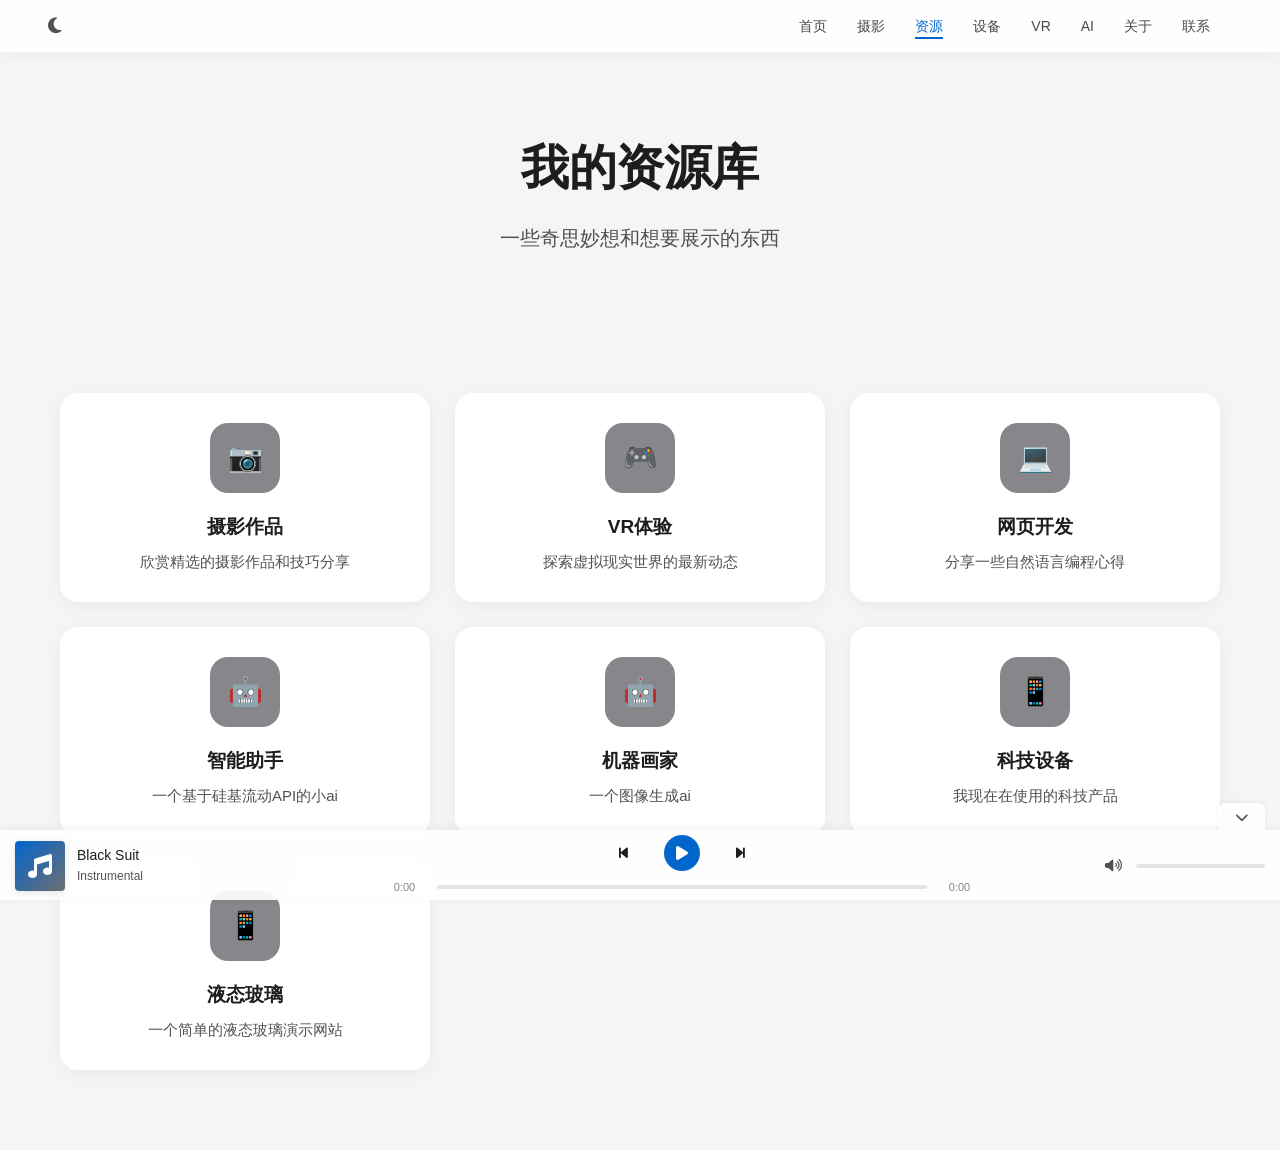
<file: tech.html>
<!DOCTYPE html>
<html lang="zh-CN">
<head>
    <meta charset="UTF-8">
    <meta name="viewport" content="width=device-width, initial-scale=1.0">
    <title>资源库</title>
    <link rel="stylesheet" href="https://cdnjs.cloudflare.com/ajax/libs/font-awesome/6.4.0/css/all.min.css">
    <link rel="stylesheet" href="player.css">
    <style>
        :root {
            --bg-primary: #f5f5f7;
            --bg-secondary: #ffffff;
            --text-primary: #1d1d1f;
            --text-secondary: #515154;
            --text-tertiary: #86868b;
            --accent-color: #06c;
            --card-shadow: 0 4px 20px rgba(0, 0, 0, 0.05);
            --transition: all 0.3s cubic-bezier(0.25, 0.1, 0.25, 1);
            --gradient-1: linear-gradient(135deg, #667eea 0%, #764ba2 100%);
            --gradient-2: linear-gradient(135deg, #f093fb 0%, #f5576c 100%);
            --gradient-3: linear-gradient(135deg, #4facfe 0%, #00f2fe 100%);
            --gradient-4: linear-gradient(135deg, #43e97b 0%, #38f9d7 100%);
            
            /* 公告横幅专用变量 - 亮色模式 */
            --banner-gradient-light: linear-gradient(90deg, #acacac55 0%, #ffffff 100%);
            --banner-gradient-dark: linear-gradient(90deg, #262626 0%, #000000 100%);
            --banner-text-color: #1d1d1f; /* 亮色模式下为黑色 */
            --banner-link-color: #1d1d1f; /* 亮色模式下为黑色 */
            --banner-link-hover-color: rgba(29, 29, 31, 0.8); /* 亮色模式下为深灰色 */
        }

        .dark-mode {
            --bg-primary: #000;
            --bg-secondary: #1d1d1f;
            --text-primary: #f5f5f7;
            --text-secondary: #a1a1a6;
            --text-tertiary: #6e6e73;
            --accent-color: #2997ff;
            --card-shadow: 0 4px 20px rgba(0, 0, 0, 0.2);
            --gradient-1: linear-gradient(135deg, #2c3e50 0%, #3498db 100%);
            --gradient-2: linear-gradient(135deg, #8e44ad 0%, #c0392b 100%);
            --gradient-3: linear-gradient(135deg, #16a085 0%, #f4d03f 100%);
            --gradient-4: linear-gradient(135deg, #2980b9 0%, #2c3e50 100%);
            
            /* 暗色模式下的公告横幅变量 */
            --banner-gradient-light: var(--banner-gradient-dark);
            --banner-text-color: #f5f5f7; /* 暗色模式下为白色 */
            --banner-link-color: #f5f5f7; /* 暗色模式下为白色 */
            --banner-link-hover-color: rgba(245, 245, 247, 0.8); /* 暗色模式下为浅灰色 */
        }

        * {
            margin: 0;
            padding: 0;
            box-sizing: border-box;
            font-family: -apple-system, BlinkMacSystemFont, "SF Pro Text", "Helvetica Neue", sans-serif;
        }
        
        /* 全局过渡效果 */
        body, nav, .announcement-banner, .category-card, .featured-card,
        .site-map-links a, .assistance-item a, .player-btn,
        .progress-container, .volume-slider, .album-cover,
        .hero, .hero h1, .assistance-item, .featured-section, 
        .featured-section .section-title, .featured-card, 
        .featured-card h3, .featured-card h3 a,
        .featured-card .date, .featured-card .excerpt,
        .site-map-section h3, .site-map-links li, .site-map-links a,
        .link-card, .theme-toggle {
            transition: var(--transition);
        }
        
        body {
            background-color: var(--bg-primary);
            color: var(--text-primary);
            line-height: 1.47059;
            padding-bottom: 20px;
            min-height: 100vh;
        }
        
        .container {
            max-width: 1200px;
            margin: 0 auto;
            padding: 0 20px;
        }
        
        /* 导航栏样式 - 苹果风格增强 */
        nav {
            background-color: rgba(255, 255, 255, 0.85);
            backdrop-filter: blur(30px) saturate(180%);
            -webkit-backdrop-filter: blur(30px) saturate(180%);
            padding: 0 20px;
            position: sticky;
            top: 0;
            z-index: 100;
            border-bottom: 1px solid rgba(0, 0, 0, 0.05);
            box-shadow: 0 1px 10px rgba(0, 0, 0, 0.05);
        }

        .dark-mode nav {
            background-color: rgba(29, 29, 31, 0.85);
            border-bottom: 1px solid rgba(255, 255, 255, 0.05);
            box-shadow: 0 1px 10px rgba(0, 0, 0, 0.2);
        }
        
        .nav-container {
            display: flex;
            justify-content: space-between;
            align-items: center;
            height: 52px;
            max-width: 1200px;
            margin: 0 auto;
        }
        
        .theme-toggle {
            display: flex;
            align-items: center;
            margin-right: 20px;
            cursor: pointer;
            background: none;
            border: none;
            color: var(--text-secondary);
            font-size: 18px;
            padding: 8px;
            border-radius: 50%;
            transition: var(--transition);
        }
        
        .theme-toggle:hover {
            background-color: rgba(0, 0, 0, 0.05);
            transform: rotate(15deg);
        }
        
        .dark-mode .theme-toggle:hover {
            background-color: rgba(255, 255, 255, 0.1);
        }
        
        .nav-links {
            display: flex;
            list-style: none;
        }
        
        .nav-links li {
            margin-right: 30px;
            position: relative;
        }
        
        .nav-links a {
            text-decoration: none;
            color: var(--text-primary);
            font-size: 14px;
            font-weight: 400;
            opacity: 0.8;
            padding: 5px 0;
            position: relative;
            transition: var(--transition);
        }
        
        .nav-links a::after {
            content: '';
            position: absolute;
            width: 0;
            height: 2px;
            bottom: 0;
            left: 0;
            background: var(--accent-color);
            transition: var(--transition);
        }
        
        .nav-links a:hover {
            opacity: 1;
        }
        
        .nav-links a:hover::after {
            width: 100%;
        }
        
        .nav-links a.active {
            opacity: 1;
            color: var(--accent-color);
        }
        
        .nav-links a.active::after {
            width: 100%;
        }
        
        /* 主内容区域 */
        .hero {
            text-align: center;
            padding: 80px 0 40px;
        }
        
        .hero h1 {
            font-size: 48px;
            font-weight: 600;
            margin-bottom: 20px;
            letter-spacing: -0.5px;
        }
        
        .hero p {
            font-size: 20px;
            color: var(--text-secondary);
            max-width: 600px;
            margin: 0 auto 40px;
        }
        
        /* 链接卡片网格 */
        .links-grid {
            display: grid;
            grid-template-columns: repeat(auto-fill, minmax(280px, 1fr));
            gap: 25px;
            margin: 60px 0;
        }
        
        .link-card {
            background-color: var(--bg-secondary);
            border-radius: 18px;
            padding: 30px 25px;
            text-align: center;
            cursor: pointer;
            text-decoration: none;
            color: inherit;
            display: block;
            box-shadow: var(--card-shadow);
        }
        
        .link-card:hover {
            transform: translateY(-5px) scale(1.02);
            box-shadow: 0 10px 30px rgba(0,0,0,0.1);
        }
        
        .link-icon {
            width: 70px;
            height: 70px;
            margin: 0 auto 20px;
            display: flex;
            align-items: center;
            justify-content: center;
            border-radius: 18px;
            background-color: var(--text-tertiary);
            color: var(--bg-secondary);
            font-size: 28px;
        }
        
        .link-card h3 {
            font-size: 19px;
            margin-bottom: 10px;
            font-weight: 600;
        }
        
        .link-card p {
            color: var(--text-secondary);
            font-size: 15px;
            line-height: 1.4;
        }
        
        /* 响应式设计 */
        @media (max-width: 768px) {
            .nav-links {
                display: none;
            }
            
            .hero h1 {
                font-size: 36px;
            }
            
            .links-grid {
                grid-template-columns: repeat(2, 1fr);
            }
        }
        
        @media (max-width: 480px) {
            .links-grid {
                grid-template-columns: 1fr;
            }
        }
    </style>
</head>
<body class="light-mode">
    <!-- 导航栏 -->
    <nav>
        <div class="nav-container">
            <button class="theme-toggle" id="themeToggle">
                <i class="fas fa-moon"></i>
            </button>
            <ul class="nav-links">
                <li><a href="main.html">首页</a></li>
                <li><a href="photography.html">摄影</a></li>
                <li><a href="tech.html" class="active">资源</a></li>

                <li><a href="devices.html">设备</a></li>
                <li><a href="vr.html">VR</a></li>
                <li><a href="ai.home.html">AI</a></li>
                <li><a href="about.html">关于</a></li>
                <li><a href="contact.html">联系</a></li>
            </ul>
        </div>
    </nav>

    <div class="container">
        <!-- 主标语区域 -->
        <section class="hero">
            <h1>我的资源库</h1>
            <p>一些奇思妙想和想要展示的东西</p>
        </section>

        <!-- 链接卡片网格 -->
        <section class="links-grid">
            <a href="photography.html" class="link-card">
                <div class="link-icon">📷</div>
                <h3>摄影作品</h3>
                <p>欣赏精选的摄影作品和技巧分享</p>
            </a>
            <a href="vr.html" class="link-card">
                <div class="link-icon">🎮</div>
                <h3>VR体验</h3>
                <p>探索虚拟现实世界的最新动态</p>
            </a>
            <a href="about.html" class="link-card">
                <div class="link-icon">💻</div>
                <h3>网页开发</h3>
                <p>分享一些自然语言编程心得</p>
            </a>
            <a href="ai.html" class="link-card">
                <div class="link-icon">🤖</div>
                <h3>智能助手</h3>
                <p>一个基于硅基流动API的小ai</p>
            </a>
            <a href="ai.image.html" class="link-card">
                <div class="link-icon">🤖</div>
                <h3>机器画家</h3>
                <p>一个图像生成ai</p>
            </a>
            <a href="devices.html" class="link-card">
                <div class="link-icon">📱</div>
                <h3>科技设备</h3>
                <p>我现在在使用的科技产品</p>
            </a>
            <a href="liquidGlass.html" class="link-card">
                <div class="link-icon">📱</div>
                <h3>液态玻璃</h3>
                <p>一个简单的液态玻璃演示网站</p>
            </a>
        </section>
    </div>

    <script>
        // 主题切换功能
        const themeToggle = document.getElementById('themeToggle');
        const body = document.body;
        const themeIcon = themeToggle.querySelector('i');

        // 检查本地存储中的主题偏好
        if (localStorage.getItem('theme') === 'dark') {
            body.classList.add('dark-mode');
            themeIcon.className = 'fas fa-sun';
        }

        themeToggle.addEventListener('click', () => {
            body.classList.toggle('dark-mode');

            if (body.classList.contains('dark-mode')) {
                localStorage.setItem('theme', 'dark');
                themeIcon.className = 'fas fa-sun';
            } else {
                localStorage.setItem('theme', 'light');
                themeIcon.className = 'fas fa-moon';
            }
        });

        // 交互效果
        document.querySelectorAll('.link-card').forEach(card => {
            card.addEventListener('click', function (e) {
                const linkName = this.querySelector('h3').textContent;
                console.log(`导航到 ${linkName} 页面`);
            });
        });
    </script>
    
    <!-- 音乐播放器 -->
    <div id="music-player">
        <button class="hide-player-btn" title="隐藏/显示播放栏">
            <i class="fas fa-chevron-down"></i>
        </button>
        
        <!-- 歌曲信息 -->
        <div class="player-info">
            <div class="player-album-cover">
                <i class="fas fa-music"></i>
            </div>
            <div class="song-details">
                <div class="song-title">歌曲名称</div>
                <div class="song-artist">艺术家</div>
            </div>
        </div>
        
        <!-- 播放控制 -->
        <div class="player-controls">
            <div class="controls-buttons">
                <button class="control-btn prev-btn" title="上一首">
                    <i class="fas fa-step-backward"></i>
                </button>
                <button class="control-btn play-btn" title="播放/暂停">
                    <i class="fas fa-play"></i>
                </button>
                <button class="control-btn next-btn" title="下一首">
                    <i class="fas fa-step-forward"></i>
                </button>
            </div>
            <div class="progress-container">
                <span class="time-display current-time">0:00</span>
                <input type="range" class="progress-bar" min="0" max="100" value="0">
                <span class="time-display total-time">0:00</span>
            </div>
        </div>
        
        <!-- 音量控制 -->
        <div class="volume-container">
            <button class="volume-btn" title="静音">
                <i class="fas fa-volume-high"></i>
            </button>
            <input type="range" class="volume-slider" min="0" max="100" value="80">
        </div>
    </div>
    
    <script src="player.js"></script>
</body>
</html>
</file>
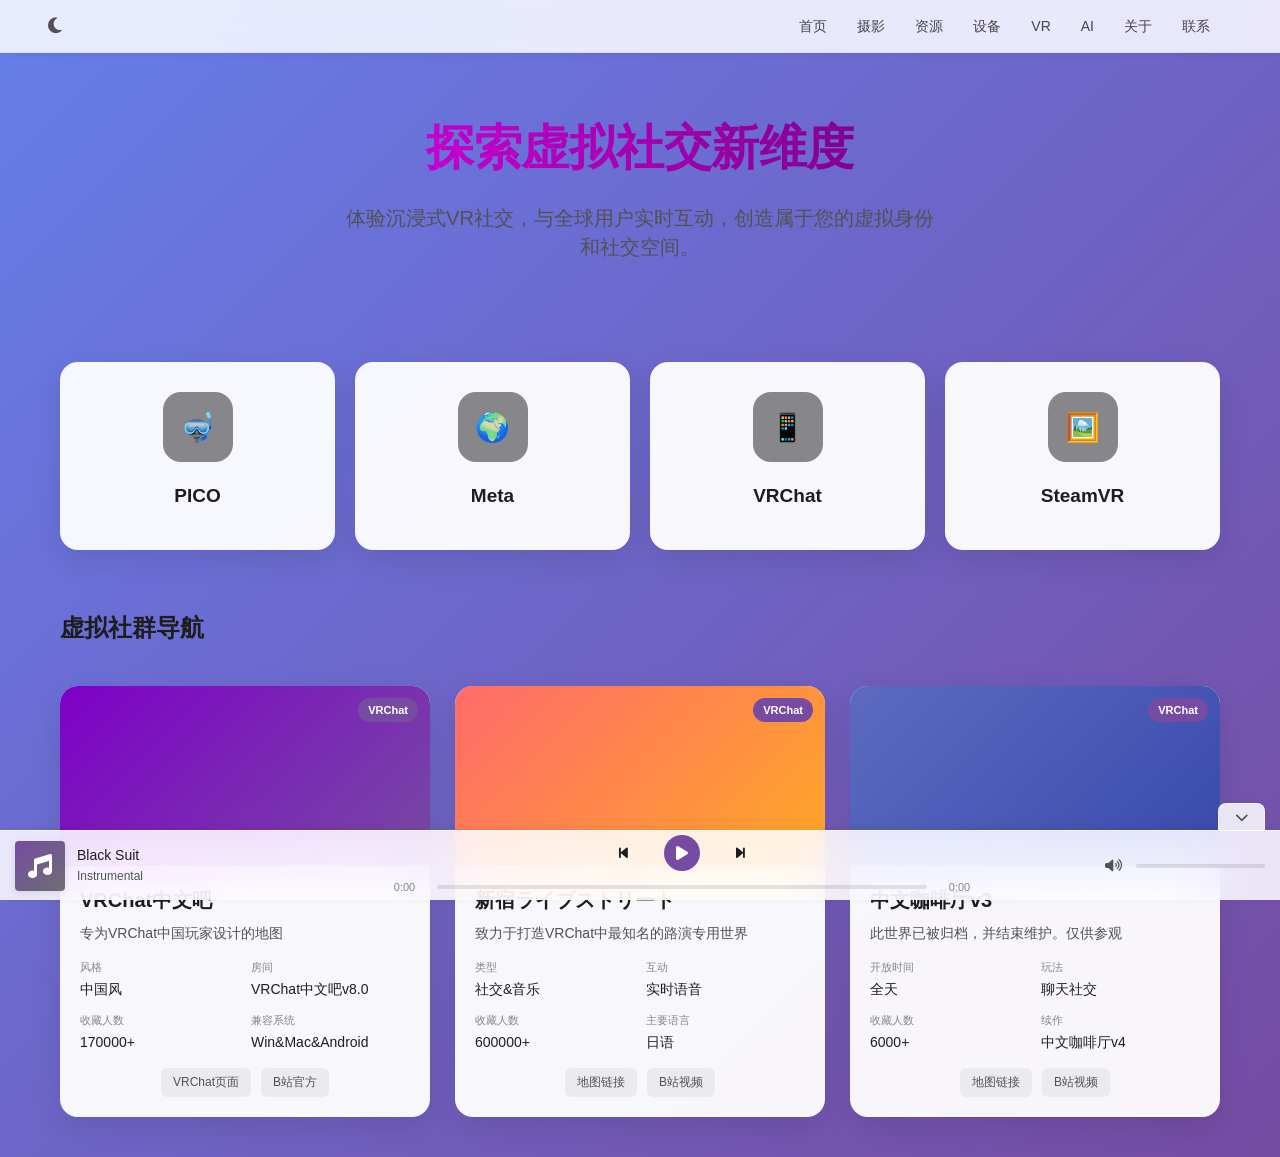
<file: vr.html>
<!DOCTYPE html>
<html lang="zh-CN">
<head>
    <meta charset="UTF-8">
    <meta name="viewport" content="width=device-width, initial-scale=1.0">
    <title>VR空间</title>
    <link rel="stylesheet" href="https://cdnjs.cloudflare.com/ajax/libs/font-awesome/6.4.0/css/all.min.css">
    <link rel="stylesheet" href="player.css">
    <style>
        :root {
            --bg-primary: linear-gradient(135deg, #667eea 0%, #764ba2 100%);
            --bg-secondary: rgba(255, 255, 255, 0.95);
            --text-primary: #1d1d1f;
            --text-secondary: #515154;
            --text-tertiary: #86868b;
            --accent-color: #764ba2;
            --card-shadow: 0 10px 30px rgba(0, 0, 0, 0.1);
            --transition: all 0.3s cubic-bezier(0.25, 0.1, 0.25, 1);
            --gradient-1: linear-gradient(135deg, #667eea 0%, #764ba2 100%);
            --gradient-2: linear-gradient(135deg, #f093fb 0%, #f5576c 100%);
            --gradient-3: linear-gradient(135deg, #4facfe 0%, #00f2fe 100%);
            --gradient-4: linear-gradient(135deg, #43e97b 0%, #38f9d7 100%);
            
            /* 公告横幅专用变量 - 亮色模式 */
            --banner-gradient-light: linear-gradient(90deg, #acacac55 0%, #ffffff 100%);
            --banner-gradient-dark: linear-gradient(90deg, #262626 0%, #000000 100%);
            --banner-text-color: #1d1d1f; /* 亮色模式下为黑色 */
            --banner-link-color: #1d1d1f; /* 亮色模式下为黑色 */
            --banner-link-hover-color: rgba(29, 29, 31, 0.8); /* 亮色模式下为深灰色 */
        }

        .dark-mode {
            --bg-primary: linear-gradient(135deg, #0f0523 0%, #050a1a 100%);
            --bg-secondary: rgba(29, 29, 31, 0.92);
            --text-primary: #f5f5f7;
            --text-secondary: #a1a1a6;
            --text-tertiary: #6e6e73;
            --accent-color: #667eea;
            --card-shadow: 0 10px 30px rgba(0, 0, 0, 0.3);
            --gradient-1: linear-gradient(135deg, #2c3e50 0%, #3498db 100%);
            --gradient-2: linear-gradient(135deg, #8e44ad 0%, #c0392b 100%);
            --gradient-3: linear-gradient(135deg, #16a085 0%, #f4d03f 100%);
            --gradient-4: linear-gradient(135deg, #2980b9 0%, #2c3e50 100%);
            
            /* 暗色模式下的公告横幅变量 */
            --banner-gradient-light: var(--banner-gradient-dark);
            --banner-text-color: #f5f5f7; /* 暗色模式下为白色 */
            --banner-link-color: #f5f5f7; /* 暗色模式下为白色 */
            --banner-link-hover-color: rgba(245, 245, 247, 0.8); /* 暗色模式下为浅灰色 */
        }

        * {
            margin: 0;
            padding: 0;
            box-sizing: border-box;
            font-family: -apple-system, BlinkMacSystemFont, "SF Pro Text", "Helvetica Neue", sans-serif;
        }
        
        /* 隐藏滚动条的完整解决方案 */
        body {
            /* 标准属性 - 隐藏滚动条但保留功能 */
            overflow-y: scroll;
            scrollbar-width: none; /* Firefox */
            -ms-overflow-style: none; /* IE和Edge */
            
            /* 防止水平滚动 */
            overflow-x: hidden;
            width: 100%;
            
            background: var(--bg-primary);
            color: var(--text-primary);
            line-height: 1.47059;
            min-height: 100vh;
            padding-bottom: 40px;
        }
        
        /* Webkit浏览器(Chrome, Safari) */
        body::-webkit-scrollbar {
            display: none;
        }
        
        /* 全局过渡效果 */
        body, nav, .announcement-banner, .category-card, .featured-card,
        .site-map-links a, .assistance-item a, .player-btn,
        .progress-container, .volume-slider, .album-cover,
        .hero, .hero h1, .assistance-item, .featured-section, 
        .featured-section .section-title, .featured-card, 
        .featured-card h3, .featured-card h3 a,
        .featured-card .date, .featured-card .excerpt,
        .site-map-section h3, .site-map-links li, .site-map-links a,
        .theme-toggle, .vr-card, .vr-image, 
        .vr-info, .specs-grid, .spec-item, .vr-badge {
            transition: var(--transition);
        }
        
        .container {
            max-width: 1200px;
            margin: 0 auto;
            padding: 0 20px;
        }
        
        /* 导航栏样式 - 苹果风格增强 */
        nav {
            background-color: rgba(255, 255, 255, 0.85);
            backdrop-filter: blur(30px) saturate(180%);
            -webkit-backdrop-filter: blur(30px) saturate(180%);
            padding: 0 20px;
            position: sticky;
            top: 0;
            z-index: 100;
            border-bottom: 1px solid rgba(0, 0, 0, 0.05);
            box-shadow: 0 1px 10px rgba(0, 0, 0, 0.05);
        }

        .dark-mode nav {
            background-color: rgba(29, 29, 31, 0.85);
            border-bottom: 1px solid rgba(255, 255, 255, 0.05);
            box-shadow: 0 1px 10px rgba(0, 0, 0, 0.2);
        }
        
        .nav-container {
            display: flex;
            justify-content: space-between;
            align-items: center;
            height: 52px;
            max-width: 1200px;
            margin: 0 auto;
        }
        
        .theme-toggle {
            display: flex;
            align-items: center;
            margin-right: 20px;
            cursor: pointer;
            background: none;
            border: none;
            color: var(--text-secondary);
            font-size: 18px;
            padding: 8px;
            border-radius: 50%;
        }
        
        .theme-toggle:hover {
            background-color: rgba(0, 0, 0, 0.05);
        }
        
        .dark-mode .theme-toggle:hover {
            background-color: rgba(255, 255, 255, 0.1);
        }
        
        .nav-links {
            display: flex;
            list-style: none;
        }
        
        .nav-links li {
            margin-right: 30px;
        }
        
        .nav-links a {
            text-decoration: none;
            color: var(--text-primary);
            font-size: 14px;
            font-weight: 400;
            opacity: 0.8;
            position: relative;
            padding: 10px 0;
        }
        
        .nav-links a:hover {
            opacity: 1;
        }
        
        .nav-links a::after {
            content: '';
            position: absolute;
            bottom: 0;
            left: 0;
            width: 0;
            height: 2px;
            background-color: var(--accent-color);
            transition: width 0.3s ease;
        }
        
        .nav-links a:hover::after {
            width: 100%;
        }
        
        /* 页面标题区域 - 修改了亮色模式下的主标题颜色 */
        .page-header {
            text-align: center;
            padding: 60px 0 40px;
        }
        
        .page-header h1 {
            font-size: 48px;
            font-weight: 600;
            margin-bottom: 20px;
            letter-spacing: -0.5px;
            background: linear-gradient(to left, #4A0060, #FF00FF);
            -webkit-background-clip: text;
            -webkit-text-fill-color: transparent;
            background-clip: text;
        }
        
        .dark-mode .page-header h1 {
            background: linear-gradient(45deg, var(--accent-color), #667eea);
            -webkit-background-clip: text;
            -webkit-text-fill-color: transparent;
            background-clip: text;
        }
        
        .page-header p {
            font-size: 20px;
            color: var(--text-secondary);
            max-width: 600px;
            margin: 0 auto;
        }
        
        /* 分类网格 */
        .categories-grid {
            display: grid;
            grid-template-columns: repeat(auto-fill, minmax(220px, 1fr));
            gap: 20px;
            margin: 60px 0;
        }
        
        .category-card {
            background-color: var(--bg-secondary);
            border-radius: 18px;
            padding: 30px 25px;
            text-align: center;
            cursor: pointer;
            text-decoration: none;
            color: inherit;
            display: block;
            box-shadow: var(--card-shadow);
        }
        
        .category-card:hover {
            transform: translateY(-5px) scale(1.02);
            box-shadow: 0 10px 30px rgba(0,0,0,0.1);
        }
        
        .category-icon {
            width: 70px;
            height: 70px;
            margin: 0 auto 20px;
            display: flex;
            align-items: center;
            justify-content: center;
            border-radius: 18px;
            background-color: var(--text-tertiary);
            color: var(--bg-secondary);
            font-size: 28px;
        }
        
        .category-card h3 {
            font-size: 19px;
            margin-bottom: 10px;
            font-weight: 600;
        }
        
        /* VR社交展示网格 */
        .vr-grid {
            display: grid;
            grid-template-columns: repeat(auto-fill, minmax(300px, 1fr));
            gap: 25px;
            margin-top: 40px;
        }
        
        .vr-card {
            background-color: var(--bg-secondary);
            border-radius: 18px;
            overflow: hidden;
            box-shadow: var(--card-shadow);
            transition: transform 0.3s ease, box-shadow 0.3s ease;
            cursor: pointer;
        }
        
        .vr-card:hover {
            transform: translateY(-8px);
            box-shadow: 0 15px 35px rgba(0, 0, 0, 0.15);
        }
        
        .dark-mode .vr-card:hover {
            box-shadow: 0 15px 35px rgba(0, 0, 0, 0.4);
        }
        
        .vr-image {
            height: 180px;
            background-size: cover;
            background-position: center;
            position: relative;
        }
        
        .vr-badge {
            position: absolute;
            top: 12px;
            right: 12px;
            background: var(--accent-color);
            color: white;
            padding: 4px 10px;
            border-radius: 16px;
            font-size: 11px;
            font-weight: 600;
        }
        
        .vr-info {
            padding: 20px;
        }
        
        .vr-info h3 {
            font-size: 20px;
            margin-bottom: 8px;
            font-weight: 600;
        }
        
        .vr-info p {
            color: var(--text-secondary);
            margin-bottom: 15px;
            line-height: 1.5;
            font-size: 14px;
        }
        
        .specs-grid {
            display: grid;
            grid-template-columns: repeat(2, 1fr);
            gap: 12px;
            margin-top: 12px;
        }
        
        .spec-item {
            display: flex;
            flex-direction: column;
        }
        
        .spec-label {
            font-size: 11px;
            color: var(--text-tertiary);
            margin-bottom: 4px;
        }
        
        .spec-value {
            font-size: 14px;
            font-weight: 500;
        }
        
        .vr-actions {
            display: flex;
            justify-content: center;
            margin-top: 18px;
        }
        
        .btn {
            padding: 8px 16px;
            border-radius: 8px;
            font-weight: 500;
            cursor: pointer;
            transition: all 0.2s ease;
            border: none;
            font-size: 13px;
            text-decoration: none;
            display: inline-block;
        }
        
        .btn-outline {
            background-color: transparent;
            color: var(--accent-color);
            border: 1px solid var(--accent-color);
        }
        
        .btn:hover {
            transform: translateY(-2px);
            box-shadow: 0 5px 15px rgba(0, 0, 0, 0.1);
        }
        
        /* 网站跳转块样式 */
        .website-links {
            display: flex;
            flex-wrap: wrap;
            gap: 10px;
            margin-top: 15px;
            justify-content: center;
        }
        
        .website-link {
            display: inline-flex;
            align-items: center;
            background-color: rgba(0, 0, 0, 0.05);
            border-radius: 6px;
            padding: 6px 12px;
            font-size: 12px;
            color: var(--text-secondary);
            text-decoration: none;
            transition: all 0.2s ease;
        }
        
        .website-link:hover {
            background-color: var(--accent-color);
            color: white;
        }
        
        .dark-mode .website-link {
            background-color: rgba(255, 255, 255, 0.1);
        }
        
        
        
        /* 响应式设计 */
        @media (max-width: 768px) {
            .nav-links {
                display: none;
            }
            
            .page-header h1 {
                font-size: 36px;
            }
            
            .vr-grid, .categories-grid {
                grid-template-columns: 1fr;
            }
            
            .detail-content {
                padding: 25px;
            }
            
            .detail-title {
                font-size: 24px;
            }
            
            .detail-specs {
                grid-template-columns: 1fr;
            }
            
            .detail-image {
                height: 200px;
            }
            
            .website-links {
                flex-direction: column;
                align-items: center;
            }
        }
    </style>
</head>
<body class="light-mode">
    <!-- 导航栏 -->
    <nav>
        <div class="nav-container">
            <button class="theme-toggle" id="themeToggle">
                <i class="fas fa-moon"></i>
            </button>
            <ul class="nav-links">
                <li><a href="main.html">首页</a></li>

                <li><a href="photography.html">摄影</a></li>
                <li><a href="tech.html">资源</a></li>
                <li><a href="devices.html">设备</a></li>
                <li><a href="vr.html" class="active">VR</a></li>
                <li><a href="ai.home.html">AI</a></li>
                <li><a href="about.html">关于</a></li>
                <li><a href="contact.html">联系</a></li>
            </ul>
        </div>
    </nav>

    <div class="container">
        <!-- 页面标题 -->
        <section class="page-header">
            <h1>探索虚拟社交新维度</h1>
            <p>体验沉浸式VR社交，与全球用户实时互动，创造属于您的虚拟身份和社交空间。</p>
        </section>

        <!-- 分类网格 -->
        <section class="categories-grid">
            <a href="https://www.picoxr.com/cn/" target="_blank" class="category-card">
                <div class="category-icon">🤿</div>
                <h3>PICO</h3>
            </a>
            <a href="https://meta.com/" target="_blank" class="category-card">
                <div class="category-icon">🌍</div>
                <h3>Meta</h3>
            </a>
            <a href="https://vrchatrp.com/" target="_blank" class="category-card">
                <div class="category-icon">📱</div>
                <h3>VRChat</h3>
            </a>
            <a href="https://www.steamvr.com/zh-cn" target="_blank" class="category-card">
                <div class="category-icon">🖼️</div>
                <h3>SteamVR</h3>
            </a>
        </section>

        <!-- VR社交展示网格 -->
        <section>
            <h2 class="section-title">虚拟社群导航</h2>
            <div class="vr-grid">
                <!-- VR社交卡片 1 -->
                <div class="vr-card" data-vr="cyberpunk">
                    <div class="vr-image" style="background: linear-gradient(135deg, #7f00c8 0%, #764ba2 100%);">
                        <div class="vr-badge">VRChat</div>
                    </div>
                    <div class="vr-info">
                        <h3>VRChat中文吧</h3>
                        <p>专为VRChat中国玩家设计的地图</p>
                        <div class="specs-grid">
                            <div class="spec-item">
                                <span class="spec-label">风格</span>
                                <span class="spec-value">中国风</span>
                            </div>
                            <div class="spec-item">
                                <span class="spec-label">房间</span>
                                <span class="spec-value">VRChat中文吧v8.0</span>
                            </div>
                            <div class="spec-item">
                                <span class="spec-label">收藏人数</span>
                                <span class="spec-value">170000+</span>
                            </div>
                            <div class="spec-item">
                                <span class="spec-label">兼容系统</span>
                                <span class="spec-value">Win&Mac&Android</span>
                            </div>
                        </div>
                        <!-- 网站跳转块替代查看详情按钮 -->
                        <div class="website-links">
                            <a href="https://vrchat.com/home/world/wrld_057b9b0f-a9c1-4f3c-b002-058a658e2217/info" class="website-link" target="_blank">VRChat页面</a>
                            <a href="https://space.bilibili.com/1076569274?spm_id_from=333.337.search-card.all.click" class="website-link" target="_blank">B站官方</a>
                        </div>
                    </div>
                </div>

                <!-- VR社交卡片 2 -->
                <div class="vr-card" data-vr="fantasy">
                    <div class="vr-image" style="background: linear-gradient(135deg, #ff6b6b 0%, #ffa726 100%);">
                        <div class="vr-badge">VRChat</div>
                    </div>
                    <div class="vr-info">
                        <h3>新宿ライブストリート</h3>
                        <p>致力于打造VRChat中最知名的路演专用世界</p>
                        <div class="specs-grid">
                            <div class="spec-item">
                                <span class="spec-label">类型</span>
                                <span class="spec-value">社交&音乐</span>
                            </div>
                            <div class="spec-item">
                                <span class="spec-label">互动</span>
                                <span class="spec-value">实时语音</span>
                            </div>
                            <div class="spec-item">
                                <span class="spec-label">收藏人数</span>
                                <span class="spec-value">600000+</span>
                            </div>
                            <div class="spec-item">
                                <span class="spec-label">主要语言</span>
                                <span class="spec-value">日语</span>
                            </div>
                        </div>
                        <!-- 网站跳转块替代查看详情按钮 -->
                        <div class="website-links">
                            <a href="https://vrchat.com/home/world/wrld_c82a5c14-97a5-4782-a034-d897d2d943a2/info" class="website-link" target="_blank">地图链接</a>
                            <a href="https://www.bilibili.com/video/BV1oEpHzFEtj/" class="website-link" target="_blank">B站视频</a>
                        </div>
                    </div>
                </div>

                <!-- VR社交卡片 3 -->
                <div class="vr-card" data-vr="concert">
                    <div class="vr-image" style="background: linear-gradient(135deg, #5c6bc0 0%, #3949ab 100%);">
                        <div class="vr-badge">VRChat</div>
                    </div>
                    <div class="vr-info">
                        <h3>中文咖啡厅v3</h3>
                        <p>此世界已被归档，并结束维护。仅供参观</p>
                        <div class="specs-grid">
                            <div class="spec-item">
                                <span class="spec-label">开放时间</span>
                                <span class="spec-value">全天</span>
                            </div>
                            <div class="spec-item">
                                <span class="spec-label">玩法</span>
                                <span class="spec-value">聊天社交</span>
                            </div>
                            <div class="spec-item">
                                <span class="spec-label">收藏人数</span>
                                <span class="spec-value">6000+</span>
                            </div>
                            <div class="spec-item">
                                <span class="spec-label">续作</span>
                                <span class="spec-value">中文咖啡厅v4</span>
                            </div>
                        </div>
                        <!-- 网站跳转块替代查看详情按钮 -->
                        <div class="website-links">
                            <a href="https://vrchat.com/home/world/wrld_a3c9d727-62ca-474e-8cb4-ec4e29e4b10e/info" class="website-link" target="_blank">地图链接</a>
                            <a href="https://search.bilibili.com/video?keyword=%E4%B8%AD%E6%96%87%E5%92%96%E5%95%A1%E5%8E%85&from_source=webtop_search" class="website-link" target="_blank">B站视频</a>
                        </div>
                    </div>
                </div>



    <script>
        // 主题切换功能
        const themeToggle = document.getElementById('themeToggle');
        const body = document.body;
        const themeIcon = themeToggle.querySelector('i');

        // 检查本地存储中的主题偏好
        if (localStorage.getItem('theme') === 'dark') {
            body.classList.add('dark-mode');
            themeIcon.className = 'fas fa-sun';
        }

        themeToggle.addEventListener('click', () => {
            body.classList.toggle('dark-mode');

            if (body.classList.contains('dark-mode')) {
                localStorage.setItem('theme', 'dark');
                themeIcon.className = 'fas fa-sun';
            } else {
                localStorage.setItem('theme', 'light');
                themeIcon.className = 'fas fa-moon';
            }
        });

       

    </script>
    
    <!-- 音乐播放器 -->
    <div id="music-player">
        <button class="hide-player-btn" title="隐藏/显示播放栏">
            <i class="fas fa-chevron-down"></i>
        </button>
        
        <!-- 歌曲信息 -->
        <div class="player-info">
            <div class="player-album-cover">
                <i class="fas fa-music"></i>
            </div>
            <div class="song-details">
                <div class="song-title">歌曲名称</div>
                <div class="song-artist">艺术家</div>
            </div>
        </div>
        
        <!-- 播放控制 -->
        <div class="player-controls">
            <div class="controls-buttons">
                <button class="control-btn prev-btn" title="上一首">
                    <i class="fas fa-step-backward"></i>
                </button>
                <button class="control-btn play-btn" title="播放/暂停">
                    <i class="fas fa-play"></i>
                </button>
                <button class="control-btn next-btn" title="下一首">
                    <i class="fas fa-step-forward"></i>
                </button>
            </div>
            <div class="progress-container">
                <span class="time-display current-time">0:00</span>
                <input type="range" class="progress-bar" min="0" max="100" value="0">
                <span class="time-display total-time">0:00</span>
            </div>
        </div>
        
        <!-- 音量控制 -->
        <div class="volume-container">
            <button class="volume-btn" title="静音">
                <i class="fas fa-volume-high"></i>
            </button>
            <input type="range" class="volume-slider" min="0" max="100" value="80">
        </div>
    </div>
    
    <script src="player.js"></script>
</body>
</html>
</file>
<file: style.css>
/* 全局变量定义 */
:root {
    --bg-primary: #f5f5f7;
    --bg-secondary: #ffffff;
    --text-primary: #1d1d1f;
    --text-secondary: #515154;
    --text-tertiary: #86868b;
    --accent-color: #06c;
    --card-shadow: 0 4px 20px rgba(0, 0, 0, 0.05);
    --transition: all 0.3s cubic-bezier(0.25, 0.1, 0.25, 1);
    --gradient-1: linear-gradient(135deg, #667eea 0%, #764ba2 100%);
    --gradient-2: linear-gradient(135deg, #f093fb 0%, #f5576c 100%);
    --gradient-3: linear-gradient(135deg, #4facfe 0%, #00f2fe 100%);
    --gradient-4: linear-gradient(135deg, #43e97b 0%, #38f9d7 100%);
    
    /* 公告横幅专用变量 - 亮色模式 */
    --banner-gradient-light: linear-gradient(90deg, #acacac55 0%, #ffffff 100%);
    --banner-gradient-dark: linear-gradient(90deg, #262626 0%, #000000 100%);
    --banner-text-color: #1d1d1f; /* 亮色模式下为黑色 */
    --banner-link-color: #1d1d1f; /* 亮色模式下为黑色 */
    --banner-link-hover-color: rgba(29, 29, 31, 0.8); /* 亮色模式下为深灰色 */
}

.dark-mode {
    --bg-primary: #000;
    --bg-secondary: #1d1d1f;
    --text-primary: #f5f5f7;
    --text-secondary: #a1a1a6;
    --text-tertiary: #6e6e73;
    --accent-color: #2997ff;
    --card-shadow: 0 4px 20px rgba(0, 0, 0, 0.2);
    --gradient-1: linear-gradient(135deg, #2c3e50 0%, #3498db 100%);
    --gradient-2: linear-gradient(135deg, #8e44ad 0%, #c0392b 100%);
    --gradient-3: linear-gradient(135deg, #16a085 0%, #f4d03f 100%);
    --gradient-4: linear-gradient(135deg, #2980b9 0%, #2c3e50 100%);
    
    /* 暗色模式下的公告横幅变量 */
    --banner-gradient-light: var(--banner-gradient-dark);
    --banner-text-color: #f5f5f7; /* 暗色模式下为白色 */
    --banner-link-color: #f5f5f7; /* 暗色模式下为白色 */
    --banner-link-hover-color: rgba(245, 245, 247, 0.8); /* 暗色模式下为浅灰色 */
}

/* 基础样式重置 */
* {
    margin: 0;
    padding: 0;
    box-sizing: border-box;
    font-family: -apple-system, BlinkMacSystemFont, "SF Pro Text", "Helvetica Neue", sans-serif;
}

/* 页面加载动画 */
@keyframes fadeIn {
    from { opacity: 0; transform: translateY(20px); }
    to { opacity: 1; transform: translateY(0); }
}

/* 全局过渡效果 */
body, nav, .announcement-banner, .category-card, .featured-card,
.site-map-links a, .assistance-item a, .player-btn,
.progress-container, .volume-slider, .album-cover,
.hero, .hero h1, .assistance-item, .featured-section, 
.featured-section .section-title, .featured-card, 
.featured-card h3, .featured-card h3 a,
.featured-card .date, .featured-card .excerpt,
.site-map-section h3, .site-map-links li, .site-map-links a {
    transition: var(--transition);
}

body {
    background-color: var(--bg-primary);
    color: var(--text-primary);
    line-height: 1.47059;
    padding-bottom: 80px;
    opacity: 0;
    animation: fadeIn 0.8s ease-out forwards;
}

.container {
    max-width: 1200px;
    margin: 0 auto;
    padding: 0 20px;
}

/* 导航栏样式 - 苹果风格增强 */
nav {
    background-color: rgba(255, 255, 255, 0.85);
    backdrop-filter: blur(30px) saturate(180%);
    -webkit-backdrop-filter: blur(30px) saturate(180%);
    padding: 0 20px;
    position: sticky;
    top: 0;
    z-index: 100;
    border-bottom: 1px solid rgba(0, 0, 0, 0.05);
    box-shadow: 0 1px 10px rgba(0, 0, 0, 0.05);
}

.dark-mode nav {
    background-color: rgba(29, 29, 31, 0.85);
    border-bottom: 1px solid rgba(255, 255, 255, 0.05);
    box-shadow: 0 1px 10px rgba(0, 0, 0, 0.2);
}

.nav-container {
    display: flex;
    justify-content: space-between;
    align-items: center;
    height: 52px;
    max-width: 1200px;
    margin: 0 auto;
}

.theme-toggle {
    display: flex;
    align-items: center;
    margin-right: 20px;
    cursor: pointer;
    background: none;
    border: none;
    color: var(--text-secondary);
    font-size: 18px;
    padding: 8px;
    border-radius: 50%;
    transition: var(--transition);
}

.theme-toggle:hover {
    background-color: rgba(0, 0, 0, 0.05);
    transform: rotate(15deg);
}

.dark-mode .theme-toggle:hover {
    background-color: rgba(255, 255, 255, 0.1);
}

.nav-links {
    display: flex;
    list-style: none;
}

.nav-links li {
    margin-right: 30px;
    position: relative;
}

.nav-links a {
    text-decoration: none;
    color: var(--text-primary);
    font-size: 14px;
    font-weight: 400;
    opacity: 0.8;
    padding: 5px 0;
    position: relative;
    transition: var(--transition);
}

.nav-links a::after {
    content: '';
    position: absolute;
    width: 0;
    height: 2px;
    bottom: 0;
    left: 0;
    background: var(--accent-color);
    transition: var(--transition);
}

.nav-links a:hover {
    opacity: 1;
}

.nav-links a:hover::after {
    width: 100%;
}

.nav-links a.active {
    opacity: 1;
    color: var(--accent-color);
}

.nav-links a.active::after {
    width: 100%;
}

/* 公告横幅 - 优化版 */
.announcement-banner {
    background: var(--banner-gradient-light);
    text-align: center;
    padding: 14px 0;
    font-size: 14px;
    color: var(--banner-text-color);
    position: relative;
    overflow: hidden;
    transition: background 0.5s ease, color 0.5s ease;
}

.announcement-banner::before {
    content: '';
    position: absolute;
    top: 0;
    left: -100%;
    width: 100%;
    height: 100%;
    background: linear-gradient(90deg, transparent, rgba(255, 255, 255, 0.2), transparent);
    animation: shimmer 3s infinite;
}

@keyframes shimmer {
    0% { left: -100%; }
    100% { left: 100%; }
}

.announcement-banner a {
    color: var(--banner-link-color);
    text-decoration: none;
    font-weight: 500;
    position: relative;
    padding: 0 5px;
    transition: color 0.3s ease;
}

.announcement-banner a::after {
    content: '';
    position: absolute;
    width: 0;
    height: 1px;
    bottom: -2px;
    left: 0;
    background: var(--banner-link-color);
    transition: var(--transition);
}

.announcement-banner a:hover {
    color: var(--banner-link-hover-color);
}

.announcement-banner a:hover::after {
    width: 100%;
}

/* 主标语区域 */
.hero {
    text-align: center;
    padding: 100px 0 80px;
    background-color: var(--bg-primary);
    position: relative;
    overflow: hidden;
}

.hero::before {
    content: '';
    position: absolute;
    top: -50%;
    left: -50%;
    width: 200%;
    height: 200%;
    background: radial-gradient(circle, rgba(255,255,255,0.05) 0%, transparent 70%);
    animation: pulse 15s infinite alternate;
}

@keyframes pulse {
    0% { transform: translate(0, 0) scale(1); }
    100% { transform: translate(10%, 10%) scale(1.1); }
}

.hero h1 {
    font-size: 48px;
    font-weight: 600;
    margin-bottom: 20px;
    letter-spacing: -0.5px;
    position: relative;
    background: var(--gradient-3);
    -webkit-background-clip: text;
    -webkit-text-fill-color: transparent;
    background-clip: text;
    animation: textGlow 3s ease-in-out infinite alternate;
}

@keyframes textGlow {
    0% { filter: drop-shadow(0 0 5px rgba(0, 119, 255, 0.3)); }
    100% { filter: drop-shadow(0 0 10px rgba(0, 119, 255, 0.6)); }
}

.assistance-section {
    display: flex;
    justify-content: center;
    gap: 30px;
    margin-top: 30px;
    position: relative;
}

.assistance-item {
    display: flex;
    align-items: center;
    font-size: 16px;
    color: var(--text-secondary);
    padding: 10px 20px;
    border-radius: 20px;
    background: var(--bg-secondary);
    box-shadow: 0 4px 15px rgba(0, 0, 0, 0.05);
    transition: var(--transition);
}

.assistance-item:hover {
    transform: translateY(-3px);
    box-shadow: 0 8px 20px rgba(0, 0, 0, 0.1);
}

.assistance-item a {
    color: var(--accent-color);
    text-decoration: none;
    margin-left: 8px;
    font-weight: 500;
    position: relative;
}

.assistance-item a::after {
    content: '';
    position: absolute;
    width: 0;
    height: 1px;
    bottom: -2px;
    left: 0;
    background: var(--accent-color);
    transition: var(--transition);
}

.assistance-item a:hover::after {
    width: 100%;
}

/* 分类网格 */
.categories-grid {
    display: grid;
    grid-template-columns: repeat(auto-fill, minmax(220px, 1fr));
    gap: 20px;
    margin: 60px 0;
}

.category-card {
    background-color: var(--bg-secondary);
    border-radius: 18px;
    padding: 30px 25px;
    text-align: center;
    cursor: pointer;
    text-decoration: none;
    color: inherit;
    display: block;
    box-shadow: var(--card-shadow);
    position: relative;
    overflow: hidden;
    transition: var(--transition);
}

.category-card::before {
    content: '';
    position: absolute;
    top: 0;
    left: 0;
    width: 100%;
    height: 100%;
    background: var(--gradient-1);
    opacity: 0;
    transition: var(--transition);
}

.category-card:nth-child(2)::before {
    background: var(--gradient-2);
}

.category-card:nth-child(3)::before {
    background: var(--gradient-3);
}

.category-card:nth-child(4)::before {
    background: var(--gradient-4);
}

.category-card:hover {
    transform: translateY(-8px) scale(1.03);
    box-shadow: 0 15px 30px rgba(0,0,0,0.1);
}

.category-card:hover::before {
    opacity: 0.1;
}

.category-icon {
    width: 70px;
    height: 70px;
    margin: 0 auto 20px;
    display: flex;
    align-items: center;
    justify-content: center;
    border-radius: 18px;
    background: var(--gradient-1);
    color: white;
    font-size: 28px;
    position: relative;
    z-index: 1;
    transition: var(--transition);
}

.category-card:nth-child(2) .category-icon {
    background: var(--gradient-2);
}

.category-card:nth-child(3) .category-icon {
    background: var(--gradient-3);
}

.category-card:nth-child(4) .category-icon {
    background: var(--gradient-4);
}

.category-card:hover .category-icon {
    transform: scale(1.1) rotate(5deg);
}

.category-card h3 {
    font-size: 19px;
    margin-bottom: 10px;
    font-weight: 600;
    position: relative;
    z-index: 1;
}

/* 推荐文章区域 */
.featured-section {
    background-color: var(--bg-primary);
    padding: 20px 0 60px;
}

.section-title {
    font-size: 28px;
    font-weight: 600;
    margin-bottom: 40px;
    text-align: center;
    position: relative;
    display: inline-block;
    left: 50%;
    transform: translateX(-50%);
    padding: 0 20px;
}

.section-title::after {
    content: '';
    position: absolute;
    width: 50px;
    height: 3px;
    bottom: -10px;
    left: 50%;
    transform: translateX(-50%);
    background: var(--accent-color);
    border-radius: 2px;
}

.featured-cards {
    display: grid;
    grid-template-columns: repeat(auto-fit, minmax(320px, 1fr));
    gap: 25px;
}

.featured-card {
    background-color: var(--bg-secondary);
    border-radius: 20px;
    padding: 25px;
    cursor: pointer;
    box-shadow: var(--card-shadow);
    position: relative;
    overflow: hidden;
    transition: var(--transition);
}

.featured-card::before {
    content: '';
    position: absolute;
    top: 0;
    left: -100%;
    width: 100%;
    height: 100%;
    background: linear-gradient(90deg, transparent, rgba(255, 255, 255, 0.2), transparent);
    transition: var(--transition);
}

.featured-card:hover {
    transform: translateY(-8px);
    box-shadow: 0 15px 30px rgba(0,0,0,0.1);
}

.featured-card:hover::before {
    left: 100%;
}

.featured-card h3 {
    font-size: 20px;
    margin-bottom: 15px;
    font-weight: 600;
    position: relative;
}

.featured-card h3 a {
    text-decoration: none;
    color: var(--text-primary);
    position: relative;
}

.featured-card h3 a::after {
    content: '';
    position: absolute;
    width: 0;
    height: 2px;
    bottom: -2px;
    left: 0;
    background: var(--accent-color);
    transition: var(--transition);
}

.featured-card h3 a:hover::after {
    width: 100%;
}

.date {
    font-size: 14px;
    font-weight: 500;
    margin-bottom: 15px;
    color: var(--text-tertiary);
}

.excerpt {
    color: var(--text-secondary);
    font-size: 16px;
    line-height: 1.5;
}

/* 链接结构样式 */
.link-structure {
    background-color: var(--bg-primary);
    padding: 60px 0;
}

.site-map {
    display: grid;
    grid-template-columns: repeat(auto-fill, minmax(250px, 1fr));
    gap: 40px;
}

.site-map-section h3 {
    font-size: 18px;
    margin-bottom: 20px;
    color: var(--text-primary);
    font-weight: 600;
    position: relative;
    display: inline-block;
    padding-bottom: 10px;
}

.site-map-section h3::after {
    content: '';
    position: absolute;
    width: 30px;
    height: 2px;
    bottom: 0;
    left: 0;
    background: var(--accent-color);
    border-radius: 2px;
}

.site-map-links {
    list-style: none;
}

.site-map-links li {
    margin-bottom: 12px;
    position: relative;
    padding-left: 15px;
}

.site-map-links li::before {
    content: '•';
    position: absolute;
    left: 0;
    color: var(--accent-color);
}

.site-map-links a {
    text-decoration: none;
    color: var(--text-primary);
    font-size: 16px;
    transition: var(--transition);
    position: relative;
    padding: 2px 0;
}

.site-map-links a::after {
    content: '';
    position: absolute;
    width: 0;
    height: 1px;
    bottom: 0;
    left: 0;
    background: var(--accent-color);
    transition: var(--transition);
}

.site-map-links a:hover {
    color: var(--accent-color);
}

.site-map-links a:hover::after {
    width: 100%;
}

/* 滚动动画 */
.fade-in {
    opacity: 0;
    transform: translateY(30px);
    transition: opacity 0.6s ease, transform 0.6s ease;
}

.fade-in.visible {
    opacity: 1;
    transform: translateY(0);
}

/* 音乐播放器样式 */
#music-player {
    position: fixed;
    bottom: 0;
    left: 0;
    right: 0;
    height: 70px;
    background: rgba(255, 255, 255, 0.85);
    backdrop-filter: blur(30px) saturate(180%);
    -webkit-backdrop-filter: blur(30px) saturate(180%);
    border-top: 1px solid rgba(255, 255, 255, 0.5);
    box-shadow: 0 -2px 10px rgba(0, 0, 0, 0.05);
    display: flex;
    align-items: center;
    padding: 0 15px;
    z-index: 999;
    transition: transform 0.3s ease, background-color 0.3s ease, border-color 0.3s ease;
}

.dark-mode #music-player {
    background: rgba(29, 29, 31, 0.85);
    border-top: 1px solid rgba(255, 255, 255, 0.1);
    box-shadow: 0 -2px 10px rgba(0, 0, 0, 0.1);
}

/* 歌曲信息区域 */
.player-info {
    flex: 0 0 250px;
    display: flex;
    align-items: center;
    margin-right: 20px;
}

.player-album-cover {
    width: 50px;
    height: 50px;
    border-radius: 4px;
    background: linear-gradient(135deg, var(--accent-color), #6e6e73);
    margin-right: 12px;
    box-shadow: 0 2px 8px rgba(0, 0, 0, 0.1);
    overflow: hidden;
    display: flex;
    align-items: center;
    justify-content: center;
    color: white;
    font-size: 24px;
}

.player-album-cover i {
    animation: rotate 20s linear infinite;
    animation-play-state: paused;
}

#music-player.playing .player-album-cover i {
    animation-play-state: running;
}

@keyframes rotate {
    from { transform: rotate(0deg); }
    to { transform: rotate(360deg); }
}

.song-details {
    flex: 1;
    overflow: hidden;
}

.song-title {
    font-size: 14px;
    font-weight: 500;
    color: var(--text-primary);
    margin-bottom: 2px;
    white-space: nowrap;
    overflow: hidden;
    text-overflow: ellipsis;
}

.song-artist {
    font-size: 12px;
    color: var(--text-secondary);
    white-space: nowrap;
    overflow: hidden;
    text-overflow: ellipsis;
}

/* 播放控制区域 */
.player-controls {
    flex: 1;
    display: flex;
    flex-direction: column;
    align-items: center;
    justify-content: center;
}

.controls-buttons {
    display: flex;
    align-items: center;
    justify-content: center;
    margin-bottom: 8px;
    width: 100%;
}

.control-btn {
    background: none;
    border: none;
    color: var(--text-primary);
    cursor: pointer;
    padding: 6px 8px;
    margin: 0 12px;
    border-radius: 50%;
    transition: all 0.2s ease;
    display: flex;
    align-items: center;
    justify-content: center;
}

.control-btn:hover {
    background-color: rgba(0, 0, 0, 0.05);
    transform: scale(1.1);
}

.dark-mode .control-btn:hover {
    background-color: rgba(255, 255, 255, 0.1);
}

.play-btn {
    width: 36px;
    height: 36px;
    background-color: var(--accent-color);
    color: white;
    margin: 0 16px;
    position: relative;
}

.play-btn:hover {
    background-color: var(--accent-color);
    opacity: 0.9;
    transform: scale(1.05);
}

.control-btn i {
    font-size: 14px;
}

.play-btn i {
    font-size: 16px;
}

/* 进度条区域 */
.progress-container {
    display: flex;
    align-items: center;
    justify-content: center;
    width: 100%;
    max-width: 600px;
}

.time-display {
    font-size: 11px;
    color: var(--text-tertiary);
    min-width: 45px;
    text-align: center;
}

.progress-bar {
    flex: 1;
    height: 4px;
    background-color: rgba(0, 0, 0, 0.1);
    border-radius: 2px;
    margin: 0 10px;
    cursor: pointer;
    -webkit-appearance: none;
    appearance: none;
    outline: none;
    transition: background-color 0.3s ease;
}

.dark-mode .progress-bar {
    background-color: rgba(255, 255, 255, 0.1);
}

.progress-bar::-webkit-slider-thumb {
    -webkit-appearance: none;
    appearance: none;
    width: 12px;
    height: 12px;
    background-color: var(--accent-color);
    border-radius: 50%;
    cursor: pointer;
    transition: all 0.2s ease;
    opacity: 0;
    box-shadow: 0 2px 8px rgba(0, 0, 0, 0.2);
}

.progress-bar:hover::-webkit-slider-thumb {
    opacity: 1;
    transform: scale(1.2);
}

.progress-bar:active::-webkit-slider-thumb {
    opacity: 1;
    transform: scale(1.4);
}

.progress-bar::-moz-range-thumb {
    width: 12px;
    height: 12px;
    background-color: var(--accent-color);
    border-radius: 50%;
    cursor: pointer;
    border: none;
    transition: all 0.2s ease;
    opacity: 0;
    box-shadow: 0 2px 8px rgba(0, 0, 0, 0.2);
}

.progress-bar:hover::-moz-range-thumb {
    opacity: 1;
    transform: scale(1.2);
}

.progress-bar:active::-moz-range-thumb {
    opacity: 1;
    transform: scale(1.4);
}

/* 音量控制区域 */
.volume-container {
    flex: 0 0 140px;
    display: flex;
    align-items: center;
    margin-left: 20px;
}

.volume-btn {
    background: none;
    border: none;
    color: var(--text-secondary);
    cursor: pointer;
    padding: 6px;
    margin-right: 8px;
    transition: all 0.2s ease;
}

.volume-btn:hover {
    color: var(--text-primary);
}

.volume-slider {
    flex: 1;
    height: 4px;
    background-color: rgba(0, 0, 0, 0.1);
    border-radius: 2px;
    cursor: pointer;
    -webkit-appearance: none;
    appearance: none;
    outline: none;
    transition: background-color 0.3s ease;
}

.dark-mode .volume-slider {
    background-color: rgba(255, 255, 255, 0.1);
}

.volume-slider::-webkit-slider-thumb {
    -webkit-appearance: none;
    appearance: none;
    width: 10px;
    height: 10px;
    background-color: var(--text-tertiary);
    border-radius: 50%;
    cursor: pointer;
    transition: all 0.2s ease;
    opacity: 0;
}

.volume-slider:hover::-webkit-slider-thumb {
    opacity: 1;
    transform: scale(1.2);
    background-color: var(--accent-color);
}

.volume-slider::-moz-range-thumb {
    width: 10px;
    height: 10px;
    background-color: var(--text-tertiary);
    border-radius: 50%;
    cursor: pointer;
    border: none;
    transition: all 0.2s ease;
    opacity: 0;
}

.volume-slider:hover::-moz-range-thumb {
    opacity: 1;
    transform: scale(1.2);
    background-color: var(--accent-color);
}

/* 隐藏播放栏按钮 */
.hide-player-btn {
    position: absolute;
    top: -28px;
    right: 15px;
    transform: none;
    background: rgba(255, 255, 255, 0.85);
    backdrop-filter: blur(30px) saturate(180%);
    -webkit-backdrop-filter: blur(30px) saturate(180%);
    border: 1px solid rgba(255, 255, 255, 0.5);
    border-bottom: none;
    border-radius: 8px 8px 0 0;
    padding: 8px 16px;
    cursor: pointer;
    transition: all 0.3s ease;
    color: var(--text-secondary);
    box-shadow: 0 -2px 5px rgba(0, 0, 0, 0.05);
    min-width: 40px;
    height: 28px;
    display: flex;
    align-items: center;
    justify-content: center;
    z-index: 1000;
}

.dark-mode .hide-player-btn {
    background: rgba(29, 29, 31, 0.85);
    border-color: rgba(255, 255, 255, 0.1);
    box-shadow: 0 -2px 5px rgba(0, 0, 0, 0.1);
}

.hide-player-btn:hover {
    background: var(--accent-color);
    color: white;
    border-color: var(--accent-color);
    transform: translateY(-2px);
}

/* 响应式设计 */
@media (max-width: 768px) {
    /* 导航栏响应式 */
    .nav-links {
        display: none;
    }
    
    /* 英雄区域响应式 */
    .hero h1 {
        font-size: 36px;
    }
    
    .assistance-section {
        flex-direction: column;
        align-items: center;
        gap: 15px;
    }
    
    /* 分类网格响应式 */
    .categories-grid {
        grid-template-columns: repeat(2, 1fr);
    }
    
    /* 推荐文章响应式 */
    .featured-cards {
        grid-template-columns: 1fr;
    }
    
    /* 网站地图响应式 */
    .site-map {
        grid-template-columns: 1fr;
    }
    
    /* 播放器响应式 */
    #music-player {
        height: 60px;
        padding: 0 10px;
        justify-content: space-between;
    }
    
    .player-info {
        flex: 0 0 160px;
        margin-right: 5px;
    }
    
    .player-album-cover {
        width: 40px;
        height: 40px;
        font-size: 16px;
        margin-right: 8px;
    }
    
    .song-details {
        max-width: 100px;
    }
    
    .song-title {
        font-size: 13px;
        margin-bottom: 1px;
    }
    
    .song-artist {
        font-size: 11px;
    }
    
    .player-controls {
        flex: 1;
    }
    
    .controls-buttons {
        margin-bottom: 4px;
    }
    
    .control-btn {
        margin: 0 8px;
        padding: 4px 6px;
    }
    
    .control-btn i {
        font-size: 13px;
    }
    
    .play-btn {
        width: 30px;
        height: 30px;
        margin: 0 12px;
    }
    
    .play-btn i {
        font-size: 14px;
    }
    
    .progress-container {
        max-width: 100%;
    }
    
    .time-display {
        min-width: 30px;
        font-size: 10px;
        margin: 0 2px;
    }
    
    .progress-bar {
        margin: 0 4px;
    }
    
    .volume-container {
        flex: 0 0 80px;
        margin-left: 5px;
    }
    
    .volume-btn {
        margin-right: 4px;
        padding: 4px;
    }
    
    .hide-player-btn {
        top: -24px;
        right: 10px;
        min-width: 36px;
        height: 24px;
        padding: 6px 12px;
    }
}

@media (max-width: 480px) {
    /* 播放器小屏幕响应式 */
    #music-player {
        height: 55px;
        padding: 0 8px;
    }
    
    .player-info {
        flex: 0 0 130px;
        margin-right: 4px;
    }
    
    .player-album-cover {
        width: 36px;
        height: 36px;
        font-size: 14px;
        margin-right: 6px;
    }
    
    .song-details {
        max-width: 80px;
    }
    
    .song-title, .song-artist {
        font-size: 11px;
    }
    
    .volume-container {
        display: none;
    }
    
    .control-btn {
        margin: 0 6px;
        padding: 3px 5px;
    }
    
    .control-btn i {
        font-size: 12px;
    }
    
    .play-btn {
        width: 28px;
        height: 28px;
        margin: 0 10px;
    }
    
    .play-btn i {
        font-size: 13px;
    }
    
    .time-display {
        display: none;
    }
    
    .progress-bar {
        margin: 0;
    }
    
    .hide-player-btn {
        top: -22px;
        right: 8px;
        min-width: 32px;
        height: 22px;
        padding: 4px 10px;
        font-size: 0.85em;
    }
    
    /* 确保在非常小的屏幕上，控制按钮依然可点击 */
    .control-btn {
        min-width: 30px;
        height: 30px;
    }
}
</file>
<file: player.css>
/* 音乐播放器样式 - 仿照网易云音乐底栏播放器 */
#music-player {
    position: fixed;
    bottom: 0;
    left: 0;
    right: 0;
    height: 70px;
    background: rgba(255, 255, 255, 0.85);
    backdrop-filter: blur(30px) saturate(180%);
    -webkit-backdrop-filter: blur(30px) saturate(180%);
    border-top: 1px solid rgba(255, 255, 255, 0.5);
    box-shadow: 0 -2px 10px rgba(0, 0, 0, 0.05);
    display: flex;
    align-items: center;
    padding: 0 15px;
    z-index: 999;
    transition: transform 0.3s ease, background-color 0.3s ease, border-color 0.3s ease;
}

.dark-mode #music-player {
    background: rgba(29, 29, 31, 0.85);
    border-top: 1px solid rgba(255, 255, 255, 0.1);
    box-shadow: 0 -2px 10px rgba(0, 0, 0, 0.1);
}

/* 歌曲信息区域 */
.player-info {
    flex: 0 0 250px;
    display: flex;
    align-items: center;
    margin-right: 20px;
}

.player-album-cover {
    width: 50px;
    height: 50px;
    border-radius: 4px;
    background: linear-gradient(135deg, var(--accent-color), #6e6e73);
    margin-right: 12px;
    box-shadow: 0 2px 8px rgba(0, 0, 0, 0.1);
    overflow: hidden;
    display: flex;
    align-items: center;
    justify-content: center;
    color: white;
    font-size: 24px;
}

.player-album-cover i {
    animation: rotate 20s linear infinite;
    animation-play-state: paused;
}

#music-player.playing .player-album-cover i {
    animation-play-state: running;
}

@keyframes rotate {
    from { transform: rotate(0deg); }
    to { transform: rotate(360deg); }
}

.song-details {
    flex: 1;
    overflow: hidden;
}

.song-title {
    font-size: 14px;
    font-weight: 500;
    color: var(--text-primary);
    margin-bottom: 2px;
    white-space: nowrap;
    overflow: hidden;
    text-overflow: ellipsis;
}

.song-artist {
    font-size: 12px;
    color: var(--text-secondary);
    white-space: nowrap;
    overflow: hidden;
    text-overflow: ellipsis;
}

/* 播放控制区域 */
.player-controls {
    flex: 1;
    display: flex;
    flex-direction: column;
    align-items: center;
    justify-content: center;
}

.controls-buttons {
    display: flex;
    align-items: center;
    justify-content: center;
    margin-bottom: 8px;
    width: 100%;
}

.control-btn {
    background: none;
    border: none;
    color: var(--text-primary);
    cursor: pointer;
    padding: 6px 8px;
    margin: 0 12px;
    border-radius: 50%;
    transition: all 0.2s ease;
    display: flex;
    align-items: center;
    justify-content: center;
}

.control-btn:hover {
    background-color: rgba(0, 0, 0, 0.05);
    transform: scale(1.1);
}

.dark-mode .control-btn:hover {
    background-color: rgba(255, 255, 255, 0.1);
}

.play-btn {
    width: 36px;
    height: 36px;
    background-color: var(--accent-color);
    color: white;
    margin: 0 16px;
    position: relative;
}

.play-btn:hover {
    background-color: var(--accent-color);
    opacity: 0.9;
    transform: scale(1.05);
}

.control-btn i {
    font-size: 14px;
}

.play-btn i {
    font-size: 16px;
}

/* 进度条区域 */
.progress-container {
    display: flex;
    align-items: center;
    justify-content: center;
    width: 100%;
    max-width: 600px;
}

.time-display {
    font-size: 11px;
    color: var(--text-tertiary);
    min-width: 45px;
    text-align: center;
}

.progress-bar {
    flex: 1;
    height: 4px;
    background-color: rgba(0, 0, 0, 0.1);
    border-radius: 2px;
    margin: 0 10px;
    cursor: pointer;
    -webkit-appearance: none;
    appearance: none;
    outline: none;
    transition: background-color 0.3s ease;
}

.dark-mode .progress-bar {
    background-color: rgba(255, 255, 255, 0.1);
}

.progress-bar::-webkit-slider-thumb {
    -webkit-appearance: none;
    appearance: none;
    width: 12px;
    height: 12px;
    background-color: var(--accent-color);
    border-radius: 50%;
    cursor: pointer;
    transition: all 0.2s ease;
    opacity: 0;
    box-shadow: 0 2px 8px rgba(0, 0, 0, 0.2);
}

.progress-bar:hover::-webkit-slider-thumb {
    opacity: 1;
    transform: scale(1.2);
}

.progress-bar:active::-webkit-slider-thumb {
    opacity: 1;
    transform: scale(1.4);
}

.progress-bar::-moz-range-thumb {
    width: 12px;
    height: 12px;
    background-color: var(--accent-color);
    border-radius: 50%;
    cursor: pointer;
    border: none;
    transition: all 0.2s ease;
    opacity: 0;
    box-shadow: 0 2px 8px rgba(0, 0, 0, 0.2);
}

.progress-bar:hover::-moz-range-thumb {
    opacity: 1;
    transform: scale(1.2);
}

.progress-bar:active::-moz-range-thumb {
    opacity: 1;
    transform: scale(1.4);
}

/* 音量控制区域 */
.volume-container {
    flex: 0 0 140px;
    display: flex;
    align-items: center;
    margin-left: 20px;
}

.volume-btn {
    background: none;
    border: none;
    color: var(--text-secondary);
    cursor: pointer;
    padding: 6px;
    margin-right: 8px;
    transition: all 0.2s ease;
}

.volume-btn:hover {
    color: var(--text-primary);
}

.volume-slider {
    flex: 1;
    height: 4px;
    background-color: rgba(0, 0, 0, 0.1);
    border-radius: 2px;
    cursor: pointer;
    -webkit-appearance: none;
    appearance: none;
    outline: none;
    transition: background-color 0.3s ease;
}

.dark-mode .volume-slider {
    background-color: rgba(255, 255, 255, 0.1);
}

.volume-slider::-webkit-slider-thumb {
    -webkit-appearance: none;
    appearance: none;
    width: 10px;
    height: 10px;
    background-color: var(--text-tertiary);
    border-radius: 50%;
    cursor: pointer;
    transition: all 0.2s ease;
    opacity: 0;
}

.volume-slider:hover::-webkit-slider-thumb {
    opacity: 1;
    transform: scale(1.2);
    background-color: var(--accent-color);
}

.volume-slider::-moz-range-thumb {
    width: 10px;
    height: 10px;
    background-color: var(--text-tertiary);
    border-radius: 50%;
    cursor: pointer;
    border: none;
    transition: all 0.2s ease;
    opacity: 0;
}

.volume-slider:hover::-moz-range-thumb {
    opacity: 1;
    transform: scale(1.2);
    background-color: var(--accent-color);
}

/* 隐藏播放栏按钮 */
.hide-player-btn {
    position: absolute;
    top: -28px;
    right: 15px;
    transform: none;
    background: rgba(255, 255, 255, 0.85);
    backdrop-filter: blur(30px) saturate(180%);
    -webkit-backdrop-filter: blur(30px) saturate(180%);
    border: 1px solid rgba(255, 255, 255, 0.5);
    border-bottom: none;
    border-radius: 8px 8px 0 0;
    padding: 8px 16px;
    cursor: pointer;
    transition: all 0.3s ease;
    color: var(--text-secondary);
    box-shadow: 0 -2px 5px rgba(0, 0, 0, 0.05);
    min-width: 40px;
    height: 28px;
    display: flex;
    align-items: center;
    justify-content: center;
    z-index: 1000;
}

.dark-mode .hide-player-btn {
    background: rgba(29, 29, 31, 0.85);
    border-color: rgba(255, 255, 255, 0.1);
    box-shadow: 0 -2px 5px rgba(0, 0, 0, 0.1);
}

.hide-player-btn:hover {
    background: var(--accent-color);
    color: white;
    border-color: var(--accent-color);
    transform: translateY(-2px);
}

/* 响应式设计 - 优化竖屏适配 */
@media (max-width: 768px) {
    #music-player {
        height: 60px;
        padding: 0 10px;
        justify-content: space-between;
    }
    
    .player-info {
        flex: 0 0 160px;
        margin-right: 5px;
    }
    
    .player-album-cover {
        width: 40px;
        height: 40px;
        font-size: 16px;
        margin-right: 8px;
    }
    
    .song-details {
        max-width: 100px;
    }
    
    .song-title {
        font-size: 13px;
        margin-bottom: 1px;
    }
    
    .song-artist {
        font-size: 11px;
    }
    
    .player-controls {
        flex: 1;
    }
    
    .controls-buttons {
        margin-bottom: 4px;
    }
    
    .control-btn {
        margin: 0 8px;
        padding: 4px 6px;
    }
    
    .control-btn i {
        font-size: 13px;
    }
    
    .play-btn {
        width: 30px;
        height: 30px;
        margin: 0 12px;
    }
    
    .play-btn i {
        font-size: 14px;
    }
    
    .progress-container {
        max-width: 100%;
    }
    
    .time-display {
        min-width: 30px;
        font-size: 10px;
        margin: 0 2px;
    }
    
    .progress-bar {
        margin: 0 4px;
    }
    
    .volume-container {
        flex: 0 0 80px;
        margin-left: 5px;
    }
    
    .volume-btn {
        margin-right: 4px;
        padding: 4px;
    }
    
    .hide-player-btn {
        top: -24px;
        right: 10px;
        min-width: 36px;
        height: 24px;
        padding: 6px 12px;
    }
}

@media (max-width: 480px) {
    #music-player {
        height: 55px;
        padding: 0 8px;
    }
    
    .player-info {
        flex: 0 0 130px;
        margin-right: 4px;
    }
    
    .player-album-cover {
        width: 36px;
        height: 36px;
        font-size: 14px;
        margin-right: 6px;
    }
    
    .song-details {
        max-width: 80px;
    }
    
    .song-title, .song-artist {
        font-size: 11px;
    }
    
    .volume-container {
        display: none;
    }
    
    .control-btn {
        margin: 0 6px;
        padding: 3px 5px;
    }
    
    .control-btn i {
        font-size: 12px;
    }
    
    .play-btn {
        width: 28px;
        height: 28px;
        margin: 0 10px;
    }
    
    .play-btn i {
        font-size: 13px;
    }
    
    .time-display {
        display: none;
    }
    
    .progress-bar {
        margin: 0;
    }
    
    .hide-player-btn {
        top: -22px;
        right: 8px;
        min-width: 32px;
        height: 22px;
        padding: 4px 10px;
        font-size: 0.85em;
    }
    
    /* 确保在非常小的屏幕上，控制按钮依然可点击 */
    .control-btn {
        min-width: 30px;
        height: 30px;
    }
}
</file>
